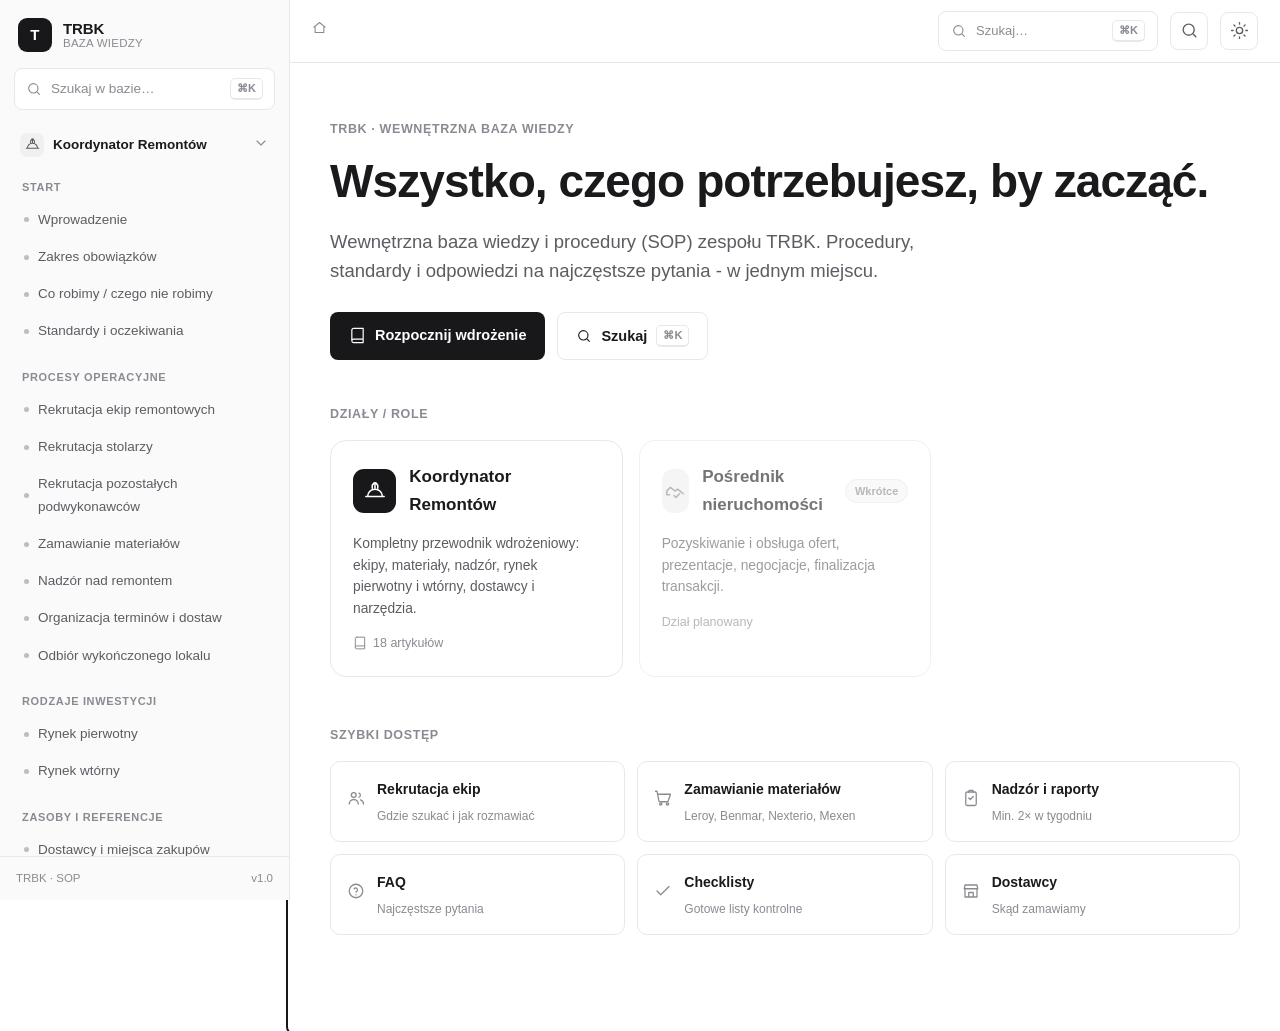
<file: index.html>
<!doctype html>
<html lang="pl" data-theme="light">
<head>
  <meta charset="utf-8" />
  <meta name="viewport" content="width=device-width, initial-scale=1, viewport-fit=cover" />
  <title>TRBK - Baza Wiedzy</title>
  <meta name="description" content="Wewnętrzna baza wiedzy i procedury (SOP) firmy TRBK. Kompletny przewodnik wdrożeniowy dla Koordynatora Remontów i kolejnych ról." />
  <meta name="color-scheme" content="light dark" />
  <meta name="theme-color" content="#ffffff" media="(prefers-color-scheme: light)" />
  <meta name="theme-color" content="#0f0f10" media="(prefers-color-scheme: dark)" />
  <meta name="robots" content="noindex, nofollow" />

  <!-- Open Graph -->
  <meta property="og:type" content="website" />
  <meta property="og:site_name" content="TRBK - Baza Wiedzy" />
  <meta property="og:title" content="TRBK - Baza Wiedzy" />
  <meta property="og:description" content="Wewnętrzny system wiedzy i procedur (SOP) dla zespołu TRBK." />

  <link rel="icon" href="data:image/svg+xml,%3Csvg xmlns='http://www.w3.org/2000/svg' viewBox='0 0 32 32'%3E%3Crect width='32' height='32' rx='7' fill='%2318181b'/%3E%3Ctext x='16' y='21' font-family='Arial,Helvetica,sans-serif' font-size='13' font-weight='700' fill='%23fff' text-anchor='middle'%3ET%3C/text%3E%3C/svg%3E" />
  <link rel="preload" href="assets/css/styles.css" as="style" />
  <link rel="stylesheet" href="assets/css/styles.css" />
</head>
<body>
  <a class="skip-link" href="#main">Przejdź do treści</a>

  <!-- Cała aplikacja jest budowana z danych (assets/js/content.js) przez assets/js/app.js,
       dzięki czemu dodanie nowej roli lub artykułu nie wymaga zmian w HTML. -->
  <div id="app" aria-busy="true"></div>

  <noscript>
    <div style="max-width:720px;margin:10vh auto;padding:0 24px;font-family:system-ui,sans-serif;line-height:1.6">
      <h1>TRBK - Baza Wiedzy</h1>
      <p>Ta baza wiedzy wymaga włączonej obsługi JavaScript. Włącz JavaScript w przeglądarce, aby korzystać z nawigacji i wyszukiwarki.</p>
    </div>
  </noscript>

  <script src="assets/js/content.js"></script>
  <script src="assets/js/app.js" defer></script>
</body>
</html>
</file>
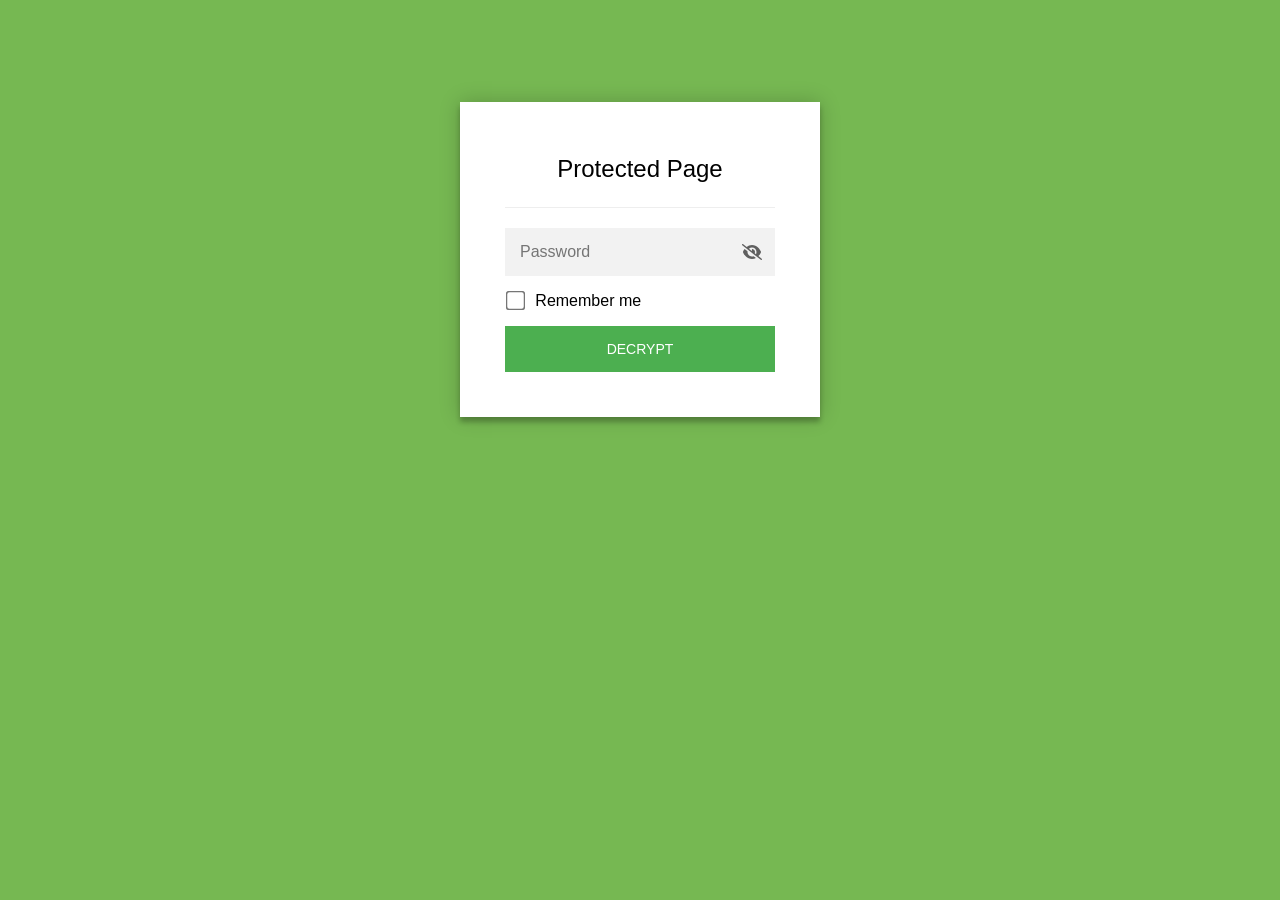
<file: docs/index.html>
<!DOCTYPE html>
<html class="staticrypt-html">
    <head>
        <meta charset="utf-8" />
        <title>Protected Page</title>
        <meta name="viewport" content="width=device-width, initial-scale=1" />

        <!-- do not cache this page -->
        <meta http-equiv="cache-control" content="max-age=0" />
        <meta http-equiv="cache-control" content="no-cache" />
        <meta http-equiv="expires" content="0" />
        <meta http-equiv="expires" content="Tue, 01 Jan 1980 1:00:00 GMT" />
        <meta http-equiv="pragma" content="no-cache" />

        <style>
            .staticrypt-hr {
                margin-top: 20px;
                margin-bottom: 20px;
                border: 0;
                border-top: 1px solid #eee;
            }

            .staticrypt-page {
                width: 360px;
                padding: 8% 0 0;
                margin: auto;
                box-sizing: border-box;
            }

            .staticrypt-form {
                position: relative;
                z-index: 1;
                background: #ffffff;
                max-width: 360px;
                margin: 0 auto 100px;
                padding: 45px;
                text-align: center;
                box-shadow: 0 0 20px 0 rgba(0, 0, 0, 0.2), 0 5px 5px 0 rgba(0, 0, 0, 0.24);
            }

            .staticrypt-form input[type="password"],
            input[type="text"] {
                background: inherit;
                border: 0;
                box-sizing: border-box; /* This ensures padding is included in the total width */
                font-size: 14px;
                outline: 0;
                padding: 15px 30px 15px 15px; /* Adjust the padding to ensure there is space for the icon */
                width: 100%;
            }

            .staticrypt-password-container {
                position: relative;
                outline: 0;
                background: #f2f2f2;
                width: 100%;
                border: 0;
                margin: 0 0 15px;
                box-sizing: border-box;
            }

            .staticrypt-toggle-password-visibility {
                cursor: pointer;
                height: 20px;
                opacity: 60%;
                padding: 13px;
                position: absolute;
                right: 0;
                top: 50%;
                transform: translateY(-50%);
                width: 20px;
            }

            .staticrypt-form .staticrypt-decrypt-button {
                text-transform: uppercase;
                outline: 0;
                background: #4CAF50;
                width: 100%;
                border: 0;
                padding: 15px;
                color: #ffffff;
                font-size: 14px;
                cursor: pointer;
            }

            .staticrypt-form .staticrypt-decrypt-button:hover,
            .staticrypt-form .staticrypt-decrypt-button:active,
            .staticrypt-form .staticrypt-decrypt-button:focus {
                background: #4CAF50;
                filter: brightness(92%);
            }

            .staticrypt-html {
                height: 100%;
            }

            .staticrypt-body {
                height: 100%;
                margin: 0;
            }

            .staticrypt-content {
                height: 100%;
                margin-bottom: 1em;
                background: #76B852;
                font-family: "Arial", sans-serif;
                -webkit-font-smoothing: antialiased;
                -moz-osx-font-smoothing: grayscale;
            }

            .staticrypt-instructions {
                margin-top: -1em;
                margin-bottom: 1em;
            }

            .staticrypt-title {
                font-size: 1.5em;
            }

            label.staticrypt-remember {
                display: flex;
                align-items: center;
                margin-bottom: 1em;
            }

            .staticrypt-remember input[type="checkbox"] {
                transform: scale(1.5);
                margin-right: 1em;
            }

            .hidden {
                display: none !important;
            }

            .staticrypt-spinner-container {
                height: 100%;
                display: flex;
                align-items: center;
                justify-content: center;
            }

            .staticrypt-spinner {
                display: inline-block;
                width: 2rem;
                height: 2rem;
                vertical-align: text-bottom;
                border: 0.25em solid gray;
                border-right-color: transparent;
                border-radius: 50%;
                -webkit-animation: spinner-border 0.75s linear infinite;
                animation: spinner-border 0.75s linear infinite;
                animation-duration: 0.75s;
                animation-timing-function: linear;
                animation-delay: 0s;
                animation-iteration-count: infinite;
                animation-direction: normal;
                animation-fill-mode: none;
                animation-play-state: running;
                animation-name: spinner-border;
            }

            @keyframes spinner-border {
                100% {
                    transform: rotate(360deg);
                }
            }

            @media screen and (-webkit-min-device-pixel-ratio: 0) {
                .staticrypt-form input[type="password"],
                input[type="text"] {
                    font-size: 16px;
                }
            }
        </style>
    </head>

    <body class="staticrypt-body">
        <div id="staticrypt_loading" class="staticrypt-spinner-container">
            <div class="staticrypt-spinner"></div>
        </div>

        <div id="staticrypt_content" class="staticrypt-content hidden">
            <div class="staticrypt-page">
                <div class="staticrypt-form">
                    <div class="staticrypt-instructions">
                        <p class="staticrypt-title">Protected Page</p>
                        <p></p>
                    </div>

                    <hr class="staticrypt-hr" />

                    <form id="staticrypt-form" action="#" method="post">
                        <div class="staticrypt-password-container">
                            <input
                                id="staticrypt-password"
                                type="password"
                                name="password"
                                placeholder="Password"
                                autofocus
                            />

                            <img
                                class="staticrypt-toggle-password-visibility"
                                alt="Show password"
                                title="Show password"
                                src="[data-uri]"
                            />
                        </div>

                        <label id="staticrypt-remember-label" class="staticrypt-remember hidden">
                            <input id="staticrypt-remember" type="checkbox" name="remember" />
                            Remember me
                        </label>

                        <input type="submit" class="staticrypt-decrypt-button" value="DECRYPT" />
                    </form>
                </div>
            </div>
        </div>

        <script>
            // these variables will be filled when generating the file - the template format is 'variable_name'
            const staticryptInitiator = ((function(){
  const exports = {};
  const cryptoEngine = ((function(){
  const exports = {};
  const { subtle } = crypto;

const IV_BITS = 16 * 8;
const HEX_BITS = 4;
const ENCRYPTION_ALGO = "AES-CBC";

/**
 * Translates between utf8 encoded hexadecimal strings
 * and Uint8Array bytes.
 */
const HexEncoder = {
    /**
     * hex string -> bytes
     * @param {string} hexString
     * @returns {Uint8Array}
     */
    parse: function (hexString) {
        if (hexString.length % 2 !== 0) throw "Invalid hexString";
        const arrayBuffer = new Uint8Array(hexString.length / 2);

        for (let i = 0; i < hexString.length; i += 2) {
            const byteValue = parseInt(hexString.substring(i, i + 2), 16);
            if (isNaN(byteValue)) {
                throw "Invalid hexString";
            }
            arrayBuffer[i / 2] = byteValue;
        }
        return arrayBuffer;
    },

    /**
     * bytes -> hex string
     * @param {Uint8Array} bytes
     * @returns {string}
     */
    stringify: function (bytes) {
        const hexBytes = [];

        for (let i = 0; i < bytes.length; ++i) {
            let byteString = bytes[i].toString(16);
            if (byteString.length < 2) {
                byteString = "0" + byteString;
            }
            hexBytes.push(byteString);
        }
        return hexBytes.join("");
    },
};

/**
 * Translates between utf8 strings and Uint8Array bytes.
 */
const UTF8Encoder = {
    parse: function (str) {
        return new TextEncoder().encode(str);
    },

    stringify: function (bytes) {
        return new TextDecoder().decode(bytes);
    },
};

/**
 * Salt and encrypt a msg with a password.
 */
async function encrypt(msg, hashedPassword) {
    // Must be 16 bytes, unpredictable, and preferably cryptographically random. However, it need not be secret.
    // https://developer.mozilla.org/en-US/docs/Web/API/SubtleCrypto/encrypt#parameters
    const iv = crypto.getRandomValues(new Uint8Array(IV_BITS / 8));

    const key = await subtle.importKey("raw", HexEncoder.parse(hashedPassword), ENCRYPTION_ALGO, false, ["encrypt"]);

    const encrypted = await subtle.encrypt(
        {
            name: ENCRYPTION_ALGO,
            iv: iv,
        },
        key,
        UTF8Encoder.parse(msg)
    );

    // iv will be 32 hex characters, we prepend it to the ciphertext for use in decryption
    return HexEncoder.stringify(iv) + HexEncoder.stringify(new Uint8Array(encrypted));
}
exports.encrypt = encrypt;

/**
 * Decrypt a salted msg using a password.
 *
 * @param {string} encryptedMsg
 * @param {string} hashedPassword
 * @returns {Promise<string>}
 */
async function decrypt(encryptedMsg, hashedPassword) {
    const ivLength = IV_BITS / HEX_BITS;
    const iv = HexEncoder.parse(encryptedMsg.substring(0, ivLength));
    const encrypted = encryptedMsg.substring(ivLength);

    const key = await subtle.importKey("raw", HexEncoder.parse(hashedPassword), ENCRYPTION_ALGO, false, ["decrypt"]);

    const outBuffer = await subtle.decrypt(
        {
            name: ENCRYPTION_ALGO,
            iv: iv,
        },
        key,
        HexEncoder.parse(encrypted)
    );

    return UTF8Encoder.stringify(new Uint8Array(outBuffer));
}
exports.decrypt = decrypt;

/**
 * Salt and hash the password so it can be stored in localStorage without opening a password reuse vulnerability.
 *
 * @param {string} password
 * @param {string} salt
 * @returns {Promise<string>}
 */
async function hashPassword(password, salt) {
    // we hash the password in multiple steps, each adding more iterations. This is because we used to allow less
    // iterations, so for backward compatibility reasons, we need to support going from that to more iterations.
    let hashedPassword = await hashLegacyRound(password, salt);

    hashedPassword = await hashSecondRound(hashedPassword, salt);

    return hashThirdRound(hashedPassword, salt);
}
exports.hashPassword = hashPassword;

/**
 * This hashes the password with 1k iterations. This is a low number, we need this function to support backwards
 * compatibility.
 *
 * @param {string} password
 * @param {string} salt
 * @returns {Promise<string>}
 */
function hashLegacyRound(password, salt) {
    return pbkdf2(password, salt, 1000, "SHA-1");
}
exports.hashLegacyRound = hashLegacyRound;

/**
 * Add a second round of iterations. This is because we used to use 1k, so for backwards compatibility with
 * remember-me/autodecrypt links, we need to support going from that to more iterations.
 *
 * @param hashedPassword
 * @param salt
 * @returns {Promise<string>}
 */
function hashSecondRound(hashedPassword, salt) {
    return pbkdf2(hashedPassword, salt, 14000, "SHA-256");
}
exports.hashSecondRound = hashSecondRound;

/**
 * Add a third round of iterations to bring total number to 600k. This is because we used to use 1k, then 15k, so for
 * backwards compatibility with remember-me/autodecrypt links, we need to support going from that to more iterations.
 *
 * @param hashedPassword
 * @param salt
 * @returns {Promise<string>}
 */
function hashThirdRound(hashedPassword, salt) {
    return pbkdf2(hashedPassword, salt, 585000, "SHA-256");
}
exports.hashThirdRound = hashThirdRound;

/**
 * Salt and hash the password so it can be stored in localStorage without opening a password reuse vulnerability.
 *
 * @param {string} password
 * @param {string} salt
 * @param {int} iterations
 * @param {string} hashAlgorithm
 * @returns {Promise<string>}
 */
async function pbkdf2(password, salt, iterations, hashAlgorithm) {
    const key = await subtle.importKey("raw", UTF8Encoder.parse(password), "PBKDF2", false, ["deriveBits"]);

    const keyBytes = await subtle.deriveBits(
        {
            name: "PBKDF2",
            hash: hashAlgorithm,
            iterations,
            salt: UTF8Encoder.parse(salt),
        },
        key,
        256
    );

    return HexEncoder.stringify(new Uint8Array(keyBytes));
}

function generateRandomSalt() {
    const bytes = crypto.getRandomValues(new Uint8Array(128 / 8));

    return HexEncoder.stringify(new Uint8Array(bytes));
}
exports.generateRandomSalt = generateRandomSalt;

async function signMessage(hashedPassword, message) {
    const key = await subtle.importKey(
        "raw",
        HexEncoder.parse(hashedPassword),
        {
            name: "HMAC",
            hash: "SHA-256",
        },
        false,
        ["sign"]
    );
    const signature = await subtle.sign("HMAC", key, UTF8Encoder.parse(message));

    return HexEncoder.stringify(new Uint8Array(signature));
}
exports.signMessage = signMessage;

function getRandomAlphanum() {
    const possibleCharacters = "abcdefghijklmnopqrstuvwxyzABCDEFGHIJKLMNOPQRSTUVWXYZ0123456789";

    let byteArray;
    let parsedInt;

    // Keep generating new random bytes until we get a value that falls
    // within a range that can be evenly divided by possibleCharacters.length
    do {
        byteArray = crypto.getRandomValues(new Uint8Array(1));
        // extract the lowest byte to get an int from 0 to 255 (probably unnecessary, since we're only generating 1 byte)
        parsedInt = byteArray[0] & 0xff;
    } while (parsedInt >= 256 - (256 % possibleCharacters.length));

    // Take the modulo of the parsed integer to get a random number between 0 and totalLength - 1
    const randomIndex = parsedInt % possibleCharacters.length;

    return possibleCharacters[randomIndex];
}

/**
 * Generate a random string of a given length.
 *
 * @param {int} length
 * @returns {string}
 */
function generateRandomString(length) {
    let randomString = "";

    for (let i = 0; i < length; i++) {
        randomString += getRandomAlphanum();
    }

    return randomString;
}
exports.generateRandomString = generateRandomString;

  return exports;
})());
const codec = ((function(){
  const exports = {};
  /**
 * Initialize the codec with the provided cryptoEngine - this return functions to encode and decode messages.
 *
 * @param cryptoEngine - the engine to use for encryption / decryption
 */
function init(cryptoEngine) {
    const exports = {};

    /**
     * Top-level function for encoding a message.
     * Includes password hashing, encryption, and signing.
     *
     * @param {string} msg
     * @param {string} password
     * @param {string} salt
     *
     * @returns {string} The encoded text
     */
    async function encode(msg, password, salt) {
        const hashedPassword = await cryptoEngine.hashPassword(password, salt);

        const encrypted = await cryptoEngine.encrypt(msg, hashedPassword);

        // we use the hashed password in the HMAC because this is effectively what will be used a password (so we can store
        // it in localStorage safely, we don't use the clear text password)
        const hmac = await cryptoEngine.signMessage(hashedPassword, encrypted);

        return hmac + encrypted;
    }
    exports.encode = encode;

    /**
     * Encode using a password that has already been hashed. This is useful to encode multiple messages in a row, that way
     * we don't need to hash the password multiple times.
     *
     * @param {string} msg
     * @param {string} hashedPassword
     *
     * @returns {string} The encoded text
     */
    async function encodeWithHashedPassword(msg, hashedPassword) {
        const encrypted = await cryptoEngine.encrypt(msg, hashedPassword);

        // we use the hashed password in the HMAC because this is effectively what will be used a password (so we can store
        // it in localStorage safely, we don't use the clear text password)
        const hmac = await cryptoEngine.signMessage(hashedPassword, encrypted);

        return hmac + encrypted;
    }
    exports.encodeWithHashedPassword = encodeWithHashedPassword;

    /**
     * Top-level function for decoding a message.
     * Includes signature check and decryption.
     *
     * @param {string} signedMsg
     * @param {string} hashedPassword
     * @param {string} salt
     * @param {int} backwardCompatibleAttempt
     * @param {string} originalPassword
     *
     * @returns {Object} {success: true, decoded: string} | {success: false, message: string}
     */
    async function decode(signedMsg, hashedPassword, salt, backwardCompatibleAttempt = 0, originalPassword = "") {
        const encryptedHMAC = signedMsg.substring(0, 64);
        const encryptedMsg = signedMsg.substring(64);
        const decryptedHMAC = await cryptoEngine.signMessage(hashedPassword, encryptedMsg);

        if (decryptedHMAC !== encryptedHMAC) {
            // we have been raising the number of iterations in the hashing algorithm multiple times, so to support the old
            // remember-me/autodecrypt links we need to try bringing the old hashes up to speed.
            originalPassword = originalPassword || hashedPassword;
            if (backwardCompatibleAttempt === 0) {
                const updatedHashedPassword = await cryptoEngine.hashThirdRound(originalPassword, salt);

                return decode(signedMsg, updatedHashedPassword, salt, backwardCompatibleAttempt + 1, originalPassword);
            }
            if (backwardCompatibleAttempt === 1) {
                let updatedHashedPassword = await cryptoEngine.hashSecondRound(originalPassword, salt);
                updatedHashedPassword = await cryptoEngine.hashThirdRound(updatedHashedPassword, salt);

                return decode(signedMsg, updatedHashedPassword, salt, backwardCompatibleAttempt + 1, originalPassword);
            }

            return { success: false, message: "Signature mismatch" };
        }

        return {
            success: true,
            decoded: await cryptoEngine.decrypt(encryptedMsg, hashedPassword),
        };
    }
    exports.decode = decode;

    return exports;
}
exports.init = init;

  return exports;
})());
const decode = codec.init(cryptoEngine).decode;

/**
 * Initialize the staticrypt module, that exposes functions callbable by the password_template.
 *
 * @param {{
 *  staticryptEncryptedMsgUniqueVariableName: string,
 *  isRememberEnabled: boolean,
 *  rememberDurationInDays: number,
 *  staticryptSaltUniqueVariableName: string,
 * }} staticryptConfig - object of data that is stored on the password_template at encryption time.
 *
 * @param {{
 *  rememberExpirationKey: string,
 *  rememberPassphraseKey: string,
 *  replaceHtmlCallback: function,
 *  clearLocalStorageCallback: function,
 * }} templateConfig - object of data that can be configured by a custom password_template.
 */
function init(staticryptConfig, templateConfig) {
    const exports = {};

    /**
     * Decrypt our encrypted page, replace the whole HTML.
     *
     * @param {string} hashedPassword
     * @returns {Promise<boolean>}
     */
    async function decryptAndReplaceHtml(hashedPassword) {
        const { staticryptEncryptedMsgUniqueVariableName, staticryptSaltUniqueVariableName } = staticryptConfig;
        const { replaceHtmlCallback } = templateConfig;

        const result = await decode(
            staticryptEncryptedMsgUniqueVariableName,
            hashedPassword,
            staticryptSaltUniqueVariableName
        );
        if (!result.success) {
            return false;
        }
        const plainHTML = result.decoded;

        // if the user configured a callback call it, otherwise just replace the whole HTML
        if (typeof replaceHtmlCallback === "function") {
            replaceHtmlCallback(plainHTML);
        } else {
            document.write(plainHTML);
            document.close();
        }

        return true;
    }

    /**
     * Attempt to decrypt the page and replace the whole HTML.
     *
     * @param {string} password
     * @param {boolean} isRememberChecked
     *
     * @returns {Promise<{isSuccessful: boolean, hashedPassword?: string}>} - we return an object, so that if we want to
     *   expose more information in the future we can do it without breaking the password_template
     */
    async function handleDecryptionOfPage(password, isRememberChecked) {
        const { staticryptSaltUniqueVariableName } = staticryptConfig;

        // decrypt and replace the whole page
        const hashedPassword = await cryptoEngine.hashPassword(password, staticryptSaltUniqueVariableName);
        return handleDecryptionOfPageFromHash(hashedPassword, isRememberChecked);
    }
    exports.handleDecryptionOfPage = handleDecryptionOfPage;

    async function handleDecryptionOfPageFromHash(hashedPassword, isRememberChecked) {
        const { isRememberEnabled, rememberDurationInDays } = staticryptConfig;
        const { rememberExpirationKey, rememberPassphraseKey } = templateConfig;

        const isDecryptionSuccessful = await decryptAndReplaceHtml(hashedPassword);

        if (!isDecryptionSuccessful) {
            return {
                isSuccessful: false,
                hashedPassword,
            };
        }

        // remember the hashedPassword and set its expiration if necessary
        if (isRememberEnabled && isRememberChecked) {
            window.localStorage.setItem(rememberPassphraseKey, hashedPassword);

            // set the expiration if the duration isn't 0 (meaning no expiration)
            if (rememberDurationInDays > 0) {
                window.localStorage.setItem(
                    rememberExpirationKey,
                    (new Date().getTime() + rememberDurationInDays * 24 * 60 * 60 * 1000).toString()
                );
            }
        }

        return {
            isSuccessful: true,
            hashedPassword,
        };
    }
    exports.handleDecryptionOfPageFromHash = handleDecryptionOfPageFromHash;

    /**
     * Clear localstorage from staticrypt related values
     */
    function clearLocalStorage() {
        const { clearLocalStorageCallback, rememberExpirationKey, rememberPassphraseKey } = templateConfig;

        if (typeof clearLocalStorageCallback === "function") {
            clearLocalStorageCallback();
        } else {
            localStorage.removeItem(rememberPassphraseKey);
            localStorage.removeItem(rememberExpirationKey);
        }
    }

    async function handleDecryptOnLoad() {
        let isSuccessful = await decryptOnLoadFromUrl();

        if (!isSuccessful) {
            isSuccessful = await decryptOnLoadFromRememberMe();
        }

        return { isSuccessful };
    }
    exports.handleDecryptOnLoad = handleDecryptOnLoad;

    /**
     * Clear storage if we are logging out
     *
     * @returns {boolean} - whether we logged out
     */
    function logoutIfNeeded() {
        const logoutKey = "staticrypt_logout";

        // handle logout through query param
        const queryParams = new URLSearchParams(window.location.search);
        if (queryParams.has(logoutKey)) {
            clearLocalStorage();
            return true;
        }

        // handle logout through URL fragment
        const hash = window.location.hash.substring(1);
        if (hash.includes(logoutKey)) {
            clearLocalStorage();
            return true;
        }

        return false;
    }

    /**
     * To be called on load: check if we want to try to decrypt and replace the HTML with the decrypted content, and
     * try to do it if needed.
     *
     * @returns {Promise<boolean>} true if we derypted and replaced the whole page, false otherwise
     */
    async function decryptOnLoadFromRememberMe() {
        const { rememberDurationInDays } = staticryptConfig;
        const { rememberExpirationKey, rememberPassphraseKey } = templateConfig;

        // if we are login out, terminate
        if (logoutIfNeeded()) {
            return false;
        }

        // if there is expiration configured, check if we're not beyond the expiration
        if (rememberDurationInDays && rememberDurationInDays > 0) {
            const expiration = localStorage.getItem(rememberExpirationKey),
                isExpired = expiration && new Date().getTime() > parseInt(expiration);

            if (isExpired) {
                clearLocalStorage();
                return false;
            }
        }

        const hashedPassword = localStorage.getItem(rememberPassphraseKey);

        if (hashedPassword) {
            // try to decrypt
            const isDecryptionSuccessful = await decryptAndReplaceHtml(hashedPassword);

            // if the decryption is unsuccessful the password might be wrong - silently clear the saved data and let
            // the user fill the password form again
            if (!isDecryptionSuccessful) {
                clearLocalStorage();
                return false;
            }

            return true;
        }

        return false;
    }

    async function decryptOnLoadFromUrl() {
        const passwordKey = "staticrypt_pwd";
        const rememberMeKey = "remember_me";

        // try to get the password from the query param (for backward compatibility - we now want to avoid this method,
        // since it sends the hashed password to the server which isn't needed)
        const queryParams = new URLSearchParams(window.location.search);
        const hashedPasswordQuery = queryParams.get(passwordKey);
        const rememberMeQuery = queryParams.get(rememberMeKey);

        const urlFragment = window.location.hash.substring(1);
        // get the password from the url fragment
        const hashedPasswordRegexMatch = urlFragment.match(new RegExp(passwordKey + "=([^&]*)"));
        const hashedPasswordFragment = hashedPasswordRegexMatch ? hashedPasswordRegexMatch[1] : null;
        const rememberMeFragment = urlFragment.includes(rememberMeKey);

        const hashedPassword = hashedPasswordFragment || hashedPasswordQuery;
        const rememberMe = rememberMeFragment || rememberMeQuery;

        if (hashedPassword) {
            return handleDecryptionOfPageFromHash(hashedPassword, rememberMe);
        }

        return false;
    }

    return exports;
}
exports.init = init;

  return exports;
})());
            const templateError = "Bad password!",
                templateToggleAltShow = "Show password",
                templateToggleAltHide = "Hide password",
                isRememberEnabled = true,
                staticryptConfig = {"staticryptEncryptedMsgUniqueVariableName":"[base64]","isRememberEnabled":true,"rememberDurationInDays":30,"staticryptSaltUniqueVariableName":"d82a7cbcddbf215b806e1f5a98ebc74f"};

            // you can edit these values to customize some of the behavior of StatiCrypt
            const templateConfig = {
                rememberExpirationKey: "staticrypt_expiration",
                rememberPassphraseKey: "staticrypt_passphrase",
                replaceHtmlCallback: null,
                clearLocalStorageCallback: null,
            };

            // init the staticrypt engine
            const staticrypt = staticryptInitiator.init(staticryptConfig, templateConfig);

            // try to automatically decrypt on load if there is a saved password
            window.onload = async function () {
                const { isSuccessful } = await staticrypt.handleDecryptOnLoad();

                // if we didn't decrypt anything on load, show the password prompt. Otherwise the content has already been
                // replaced, no need to do anything
                if (!isSuccessful) {
                    // hide loading screen
                    document.getElementById("staticrypt_loading").classList.add("hidden");
                    document.getElementById("staticrypt_content").classList.remove("hidden");
                    document.getElementById("staticrypt-password").focus();

                    // show the remember me checkbox
                    if (isRememberEnabled) {
                        document.getElementById("staticrypt-remember-label").classList.remove("hidden");
                    }
                }
            };

            // toggle password visibility
            const toggleIcon = document.querySelector(".staticrypt-toggle-password-visibility");
            // these two icons are coming from FontAwesome
            const imgSrcEyeClosed =
                "[data-uri]";
            const imgSrcEyeOpened =
                "[data-uri]";
            toggleIcon.addEventListener("click", function () {
                const passwordInput = document.getElementById("staticrypt-password");
                if (passwordInput.type === "password") {
                    passwordInput.type = "text";
                    toggleIcon.src = imgSrcEyeOpened;
                    toggleIcon.alt = templateToggleAltHide;
                    toggleIcon.title = templateToggleAltHide;
                } else {
                    passwordInput.type = "password";
                    toggleIcon.src = imgSrcEyeClosed;
                    toggleIcon.alt = templateToggleAltShow;
                    toggleIcon.title = templateToggleAltShow;
                }
            });

            // handle password form submission
            document.getElementById("staticrypt-form").addEventListener("submit", async function (e) {
                e.preventDefault();

                const password = document.getElementById("staticrypt-password").value,
                    isRememberChecked = document.getElementById("staticrypt-remember").checked;

                const { isSuccessful } = await staticrypt.handleDecryptionOfPage(password, isRememberChecked);

                if (!isSuccessful) {
                    alert(templateError);
                }
            });
        </script>
    </body>
</html>
</file>
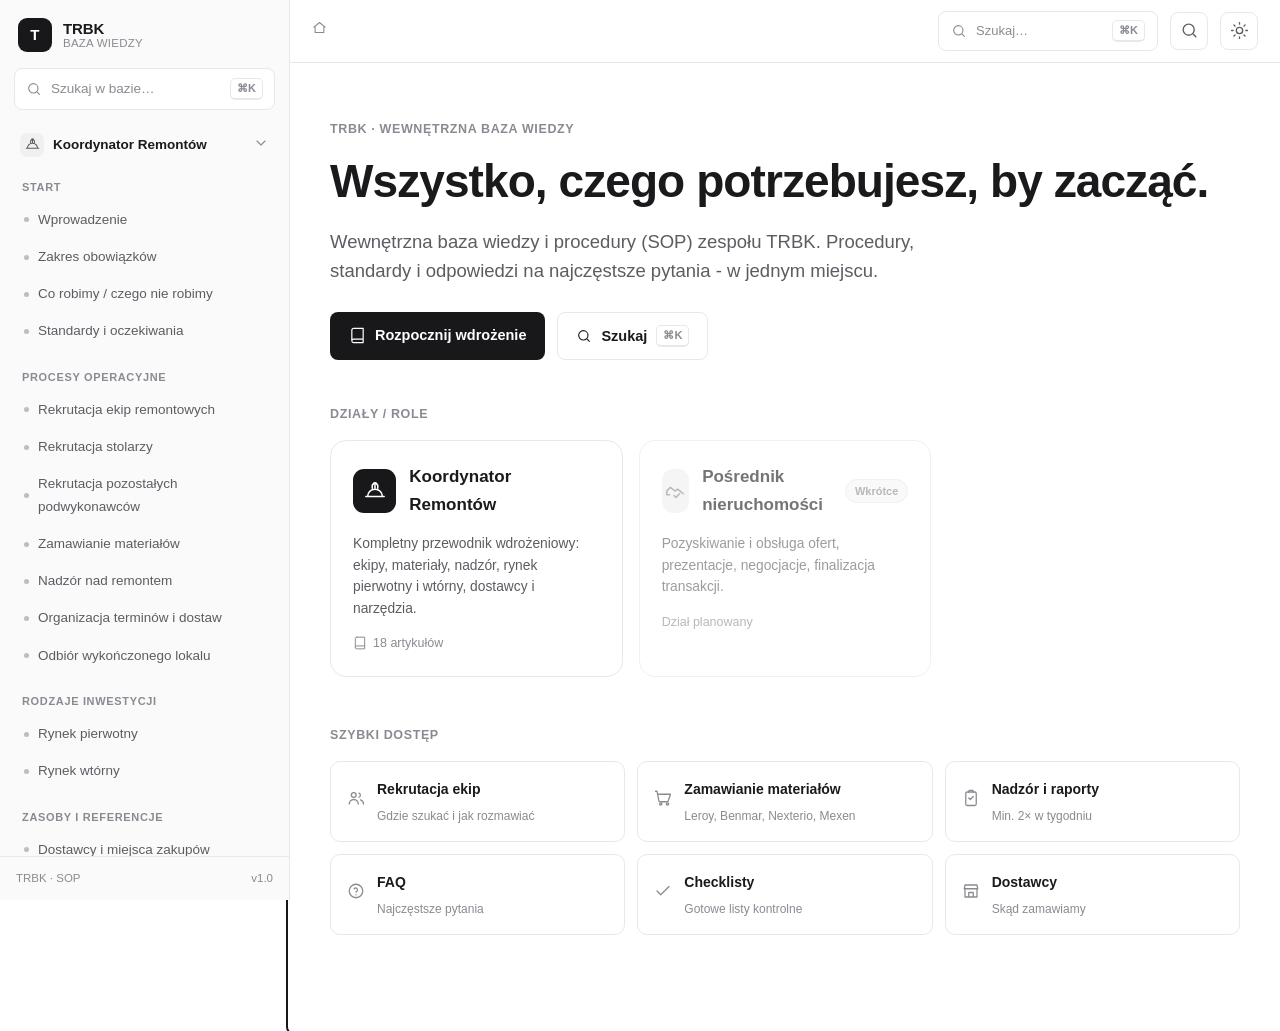
<file: TRBK-Baza-Wiedzy.html>
<!doctype html>
<html lang="pl" data-theme="light">
<head>
  <meta charset="utf-8" />
  <meta name="viewport" content="width=device-width, initial-scale=1, viewport-fit=cover" />
  <title>TRBK - Baza Wiedzy</title>
  <meta name="description" content="Wewnętrzna baza wiedzy i procedury (SOP) firmy TRBK. Kompletny przewodnik wdrożeniowy dla Koordynatora Remontów i kolejnych ról." />
  <meta name="color-scheme" content="light dark" />
  <meta name="theme-color" content="#ffffff" media="(prefers-color-scheme: light)" />
  <meta name="theme-color" content="#0f0f10" media="(prefers-color-scheme: dark)" />
  <meta name="robots" content="noindex, nofollow" />

  <!-- Open Graph -->
  <meta property="og:type" content="website" />
  <meta property="og:site_name" content="TRBK - Baza Wiedzy" />
  <meta property="og:title" content="TRBK - Baza Wiedzy" />
  <meta property="og:description" content="Wewnętrzny system wiedzy i procedur (SOP) dla zespołu TRBK." />

  <link rel="icon" href="data:image/svg+xml,%3Csvg xmlns='http://www.w3.org/2000/svg' viewBox='0 0 32 32'%3E%3Crect width='32' height='32' rx='7' fill='%2318181b'/%3E%3Ctext x='16' y='21' font-family='Arial,Helvetica,sans-serif' font-size='13' font-weight='700' fill='%23fff' text-anchor='middle'%3ET%3C/text%3E%3C/svg%3E" />
  <style>
/* ==========================================================================
   TRBK - Baza Wiedzy
   Design system: monochrom / grafit, premium, minimalistyczny
   Motyw jasny + ciemny. Brak zależności sieciowych (działa offline).
   ========================================================================== */

/* ----- Tokens ----------------------------------------------------------- */
:root {
  --font-sans: -apple-system, BlinkMacSystemFont, "Segoe UI", Roboto, "Helvetica Neue", Arial, "Noto Sans", sans-serif;
  --font-mono: ui-monospace, SFMono-Regular, "SF Mono", Menlo, Consolas, "Liberation Mono", monospace;

  --sidebar-w: 290px;
  --toc-w: 232px;
  --content-max: 768px;
  --radius: 10px;
  --radius-sm: 8px;
  --radius-lg: 16px;

  --ease: cubic-bezier(.4, 0, .2, 1);
  --shadow-sm: 0 1px 2px rgba(16,16,18,.06), 0 1px 3px rgba(16,16,18,.04);
  --shadow-md: 0 4px 14px rgba(16,16,18,.08), 0 2px 6px rgba(16,16,18,.05);
  --shadow-lg: 0 18px 50px rgba(16,16,18,.18), 0 6px 18px rgba(16,16,18,.10);
}

/* Light (default) */
:root,
[data-theme="light"] {
  --bg: #ffffff;
  --bg-elev: #ffffff;
  --sidebar-bg: #fafafa;
  --surface: #f6f6f7;
  --surface-2: #f0f0f1;
  --hover: #f2f2f3;

  --border: #e8e8ea;
  --border-strong: #d9d9dc;

  --text: #1a1a1d;
  --text-2: #5c5c63;
  --text-3: #8a8a92;

  --accent: #18181b;          /* grafit / ink */
  --accent-soft: #2a2a2e;
  --on-accent: #ffffff;
  --accent-ring: rgba(24,24,27,.18);
  --accent-tint: #f1f1f2;

  --code-bg: #f4f4f5;
  --kbd-bg: #ffffff;

  /* Semantyczne callouty - zdesaturowane, premium */
  --info-bg: #f4f5f7;   --info-bd: #d8dbe0; --info-fg: #3f4654; --info-ic: #6b7280;
  --tip-bg: #f0f6f2;    --tip-bd: #cfe6d6;  --tip-fg: #2f5d40;  --tip-ic: #2f8f5b;
  --warn-bg: #fbf6ec;   --warn-bd: #f0e0c0; --warn-fg: #7a5a16; --warn-ic: #c4901f;
  --danger-bg: #fcf2f1; --danger-bd: #f3d6d3;--danger-fg: #8c3a33;--danger-ic: #cf4a3e;
  --success-bg:#eef7f0; --success-bd:#c9e6d2;--success-fg:#266140;--success-ic:#2f9e63;
}

/* Dark (graphite) */
[data-theme="dark"] {
  --bg: #0f0f10;
  --bg-elev: #161618;
  --sidebar-bg: #131315;
  --surface: #1a1a1d;
  --surface-2: #202024;
  --hover: #1e1e22;

  --border: #262629;
  --border-strong: #34343a;

  --text: #ededee;
  --text-2: #a4a4ad;
  --text-3: #74747d;

  --accent: #fafafa;          /* w ciemnym akcent = jasny */
  --accent-soft: #e4e4e7;
  --on-accent: #18181b;
  --accent-ring: rgba(250,250,250,.22);
  --accent-tint: #202024;

  --code-bg: #1c1c20;
  --kbd-bg: #202024;

  --info-bg: #181b20;   --info-bd: #2c313b; --info-fg: #c2c7d0; --info-ic: #9aa3b2;
  --tip-bg: #14201a;    --tip-bd: #244a34;  --tip-fg: #a7d8b8;  --tip-ic: #56bd81;
  --warn-bg: #221c10;   --warn-bd: #4a3c1c; --warn-fg: #e2c184; --warn-ic: #d6a740;
  --danger-bg: #231513; --danger-bd: #4d2a26;--danger-fg: #f0b3ac;--danger-ic: #e0685b;
  --success-bg:#13201a; --success-bd:#244a35;--success-fg:#9fdcb4;--success-ic:#46b377;

  --shadow-sm: 0 1px 2px rgba(0,0,0,.4);
  --shadow-md: 0 6px 20px rgba(0,0,0,.5);
  --shadow-lg: 0 22px 60px rgba(0,0,0,.6);
}

/* ----- Reset ------------------------------------------------------------ */
*, *::before, *::after { box-sizing: border-box; }
html { -webkit-text-size-adjust: 100%; scroll-behavior: smooth; }
@media (prefers-reduced-motion: reduce) {
  html { scroll-behavior: auto; }
  *, *::before, *::after { animation-duration: .001ms !important; transition-duration: .001ms !important; }
}
body {
  margin: 0;
  font-family: var(--font-sans);
  background: var(--bg);
  color: var(--text);
  font-size: 15.5px;
  line-height: 1.65;
  -webkit-font-smoothing: antialiased;
  text-rendering: optimizeLegibility;
}
h1, h2, h3, h4 { line-height: 1.25; letter-spacing: -.01em; font-weight: 650; }
a { color: inherit; text-decoration: none; }
img { max-width: 100%; display: block; }
button { font-family: inherit; cursor: pointer; }
::selection { background: var(--accent); color: var(--on-accent); }

/* Focus visibility */
:focus-visible {
  outline: 2px solid var(--accent);
  outline-offset: 2px;
  border-radius: 4px;
}

/* Skip link */
.skip-link {
  position: fixed; left: 12px; top: -60px; z-index: 200;
  background: var(--accent); color: var(--on-accent);
  padding: 10px 16px; border-radius: var(--radius-sm);
  transition: top .18s var(--ease); font-weight: 600; font-size: 14px;
}
.skip-link:focus { top: 12px; }

/* Scrollbars */
* { scrollbar-width: thin; scrollbar-color: var(--border-strong) transparent; }
*::-webkit-scrollbar { width: 10px; height: 10px; }
*::-webkit-scrollbar-thumb { background: var(--border-strong); border-radius: 99px; border: 3px solid transparent; background-clip: content-box; }
*::-webkit-scrollbar-thumb:hover { background: var(--text-3); background-clip: content-box; }

/* ==========================================================================
   Layout
   ========================================================================== */
.layout {
  display: grid;
  grid-template-columns: var(--sidebar-w) minmax(0, 1fr);
  min-height: 100vh;
}

/* ----- Sidebar ---------------------------------------------------------- */
.sidebar {
  grid-column: 1;
  background: var(--sidebar-bg);
  border-right: 1px solid var(--border);
  display: flex; flex-direction: column;
  /* Stały, niełamliwy układ - pozycja fixed eliminuje migotanie sticky
     przy przewijaniu (kolumna 1 gridu rezerwuje miejsce). */
  position: fixed; top: 0; left: 0; width: var(--sidebar-w); height: 100vh;
  z-index: 60;
}
.sidebar__brand {
  display: flex; align-items: center; gap: 11px;
  padding: 18px 18px 14px;
  flex-shrink: 0;
}
.brand-mark {
  width: 34px; height: 34px; border-radius: 9px;
  background: var(--accent); color: var(--on-accent);
  display: grid; place-items: center;
  font-weight: 750; font-size: 15px; letter-spacing: .02em;
  flex-shrink: 0;
}
.brand-text { display: flex; flex-direction: column; line-height: 1.15; min-width: 0; }
.brand-text strong { font-size: 15px; letter-spacing: -.01em; }
.brand-text span { font-size: 11.5px; color: var(--text-3); font-weight: 500; letter-spacing: .02em; text-transform: uppercase; }

.sidebar__search {
  margin: 2px 14px 10px;
  display: flex; align-items: center; gap: 9px;
  padding: 9px 11px;
  background: var(--bg-elev);
  border: 1px solid var(--border);
  border-radius: var(--radius-sm);
  color: var(--text-3); font-size: 13.5px;
  transition: border-color .15s var(--ease), box-shadow .15s var(--ease);
  width: calc(100% - 28px);
  text-align: left;
}
.sidebar__search:hover { border-color: var(--border-strong); }
.sidebar__search .kbd { margin-left: auto; }
.sidebar__search svg { flex-shrink: 0; }

.sidebar__nav {
  overflow-y: auto;
  padding: 4px 10px 28px;
  flex: 1;
  overscroll-behavior: contain;
}

/* Role block */
.nav-role { margin-bottom: 6px; }
.nav-role__head {
  display: flex; align-items: center; gap: 9px;
  width: 100%;
  padding: 9px 10px;
  border: none; background: transparent;
  color: var(--text); font-weight: 600; font-size: 13.5px;
  border-radius: var(--radius-sm);
  text-align: left;
}
.nav-role__head:hover { background: var(--hover); }
.nav-role__head .role-ic {
  width: 24px; height: 24px; border-radius: 7px;
  background: var(--surface-2); color: var(--text-2);
  display: grid; place-items: center; flex-shrink: 0;
}
.nav-role__head .chev { margin-left: auto; color: var(--text-3); transition: transform .2s var(--ease); }
.nav-role[data-open="false"] .chev { transform: rotate(-90deg); }
.nav-role__head[disabled] { color: var(--text-3); cursor: default; }
.nav-role__head[disabled]:hover { background: transparent; }
.nav-role__badge {
  margin-left: auto; font-size: 10.5px; font-weight: 600;
  color: var(--text-3); background: var(--surface-2);
  padding: 2px 7px; border-radius: 99px; letter-spacing: .02em;
}

.nav-role__body { overflow: hidden; }
.nav-role[data-open="false"] .nav-role__body { display: none; }

.nav-group { margin: 2px 0 8px; }
.nav-group__label {
  font-size: 11px; font-weight: 700; letter-spacing: .06em;
  text-transform: uppercase; color: var(--text-3);
  padding: 10px 10px 5px 12px;
}
.nav-link {
  display: flex; align-items: center; gap: 9px;
  padding: 7px 10px 7px 12px;
  margin: 1px 0;
  border-radius: var(--radius-sm);
  color: var(--text-2); font-size: 13.5px;
  border-left: 2px solid transparent;
  position: relative;
}
.nav-link:hover { background: var(--hover); color: var(--text); }
.nav-link .dot { width: 5px; height: 5px; border-radius: 99px; background: var(--text-3); flex-shrink: 0; opacity: .55; }
.nav-link[aria-current="page"] {
  background: var(--accent-tint);
  color: var(--text);
  font-weight: 600;
  border-left-color: var(--accent);
}
.nav-link[aria-current="page"] .dot { background: var(--accent); opacity: 1; }

.sidebar__foot {
  flex-shrink: 0; padding: 12px 16px;
  border-top: 1px solid var(--border);
  font-size: 11.5px; color: var(--text-3);
  display: flex; align-items: center; justify-content: space-between; gap: 8px;
}

/* ----- Main ------------------------------------------------------------- */
.main { grid-column: 2; display: flex; flex-direction: column; min-width: 0; }

.topbar {
  position: sticky; top: 0; z-index: 40;
  display: flex; align-items: center; gap: 12px;
  padding: 11px 22px;
  /* Solidne tło zamiast backdrop-filter - eliminuje repaint/migotanie przy scrollu. */
  background: var(--bg);
  border-bottom: 1px solid var(--border);
}
.topbar__crumbs { display: flex; align-items: center; gap: 7px; font-size: 13px; color: var(--text-3); min-width: 0; }
.topbar__crumbs a:hover { color: var(--text); }
.topbar__crumbs .sep { opacity: .6; }
.topbar__crumbs .cur { color: var(--text-2); font-weight: 500; white-space: nowrap; overflow: hidden; text-overflow: ellipsis; }
.topbar__spacer { flex: 1; }

.icon-btn {
  width: 38px; height: 38px; border-radius: var(--radius-sm);
  border: 1px solid var(--border); background: var(--bg-elev);
  color: var(--text-2); display: grid; place-items: center;
  transition: background .14s var(--ease), color .14s var(--ease), border-color .14s var(--ease);
  flex-shrink: 0;
}
.icon-btn:hover { background: var(--hover); color: var(--text); border-color: var(--border-strong); }

.topbar__search {
  display: none; align-items: center; gap: 9px;
  padding: 8px 12px; min-width: 220px;
  border: 1px solid var(--border); border-radius: var(--radius-sm);
  background: var(--bg-elev); color: var(--text-3); font-size: 13px;
}
.topbar__search:hover { border-color: var(--border-strong); }
.topbar__search .kbd { margin-left: auto; }

.hamburger { display: none; }

/* ----- Article ---------------------------------------------------------- */
.content-wrap {
  display: grid;
  grid-template-columns: minmax(0, 1fr) var(--toc-w);
  gap: 48px;
  max-width: 1180px;
  width: 100%;
  margin: 0 auto;
  padding: 40px 40px 96px;
}
.content-wrap.no-toc { grid-template-columns: minmax(0, 1fr); max-width: calc(var(--content-max) + 80px); }

.article { max-width: var(--content-max); min-width: 0; }
.article__eyebrow { font-size: 12.5px; font-weight: 650; color: var(--text-3); letter-spacing: .04em; text-transform: uppercase; margin-bottom: 12px; }
.article__title { font-size: clamp(28px, 4vw, 38px); margin: 0 0 14px; font-weight: 720; }
.article__lead { font-size: 18px; color: var(--text-2); line-height: 1.6; margin: 0 0 22px; }
.article__meta {
  display: flex; flex-wrap: wrap; align-items: center; gap: 8px 14px;
  padding: 13px 0 0; margin-bottom: 30px;
  border-top: 1px solid var(--border);
  font-size: 12.5px; color: var(--text-3);
}
.article__meta .m { display: inline-flex; align-items: center; gap: 6px; }
.tag-row { display: flex; flex-wrap: wrap; gap: 6px; flex-basis: 100%; margin-bottom: 2px; }
.tag {
  font-size: 11.5px; font-weight: 550; color: var(--text-2);
  background: var(--surface); border: 1px solid var(--border);
  padding: 3px 9px; border-radius: 99px;
}
.meta-print { margin-left: auto; }
.meta-print button {
  display: inline-flex; align-items: center; gap: 6px;
  border: 1px solid var(--border); background: var(--bg-elev);
  color: var(--text-2); padding: 5px 11px; border-radius: 99px; font-size: 12.5px;
}
.meta-print button:hover { background: var(--hover); color: var(--text); }

/* Block typography */
.article :where(h2) { font-size: 22px; margin: 38px 0 14px; padding-top: 6px; scroll-margin-top: 84px; }
.article :where(h3) { font-size: 17px; margin: 26px 0 10px; scroll-margin-top: 84px; color: var(--text); }
.article p { margin: 0 0 15px; }
.article a.inline,
.article p a, .article li a, .block-lead a, .kv__v a, .step__body a,
.acc-panel a, .tab-panel a, .table-wrap a {
  color: var(--text); font-weight: 500;
  text-decoration: underline; text-decoration-color: var(--text-3);
  text-underline-offset: 2px; text-decoration-thickness: 1.5px;
  transition: text-decoration-color .15s, color .15s;
}
.article a.inline:hover,
.article p a:hover, .article li a:hover, .block-lead a:hover, .kv__v a:hover, .step__body a:hover,
.acc-panel a:hover, .tab-panel a:hover, .table-wrap a:hover {
  color: var(--accent); text-decoration-color: var(--accent); text-decoration-thickness: 2px;
}
.article strong { font-weight: 650; }
.article ul, .article ol { margin: 0 0 16px; padding-left: 22px; }
.article li { margin: 5px 0; }
.article li::marker { color: var(--text-3); }
.heading-anchor { display: inline-flex; align-items: center; justify-content: center; vertical-align: middle; background: none; border: none; padding: 2px; margin-left: 6px; border-radius: 5px; color: var(--text-3); opacity: 0; cursor: pointer; text-decoration: none; transition: opacity .14s, color .14s, background .14s; }
.article h2:hover .heading-anchor, .article h3:hover .heading-anchor, .heading-anchor:focus-visible { opacity: 1; }
.heading-anchor:hover { color: var(--text); background: var(--hover); }
@media (hover: none) { .heading-anchor { opacity: .45; } }

code:not(pre code) {
  font-family: var(--font-mono); font-size: .87em;
  background: var(--code-bg); padding: .12em .42em; border-radius: 5px;
  border: 1px solid var(--border);
}

/* Lead block */
.block-lead { font-size: 17.5px; color: var(--text-2); line-height: 1.62; margin: 0 0 22px; }

/* Key-value */
.kv { border: 1px solid var(--border); border-radius: var(--radius); overflow: hidden; margin: 0 0 22px; }
.kv__row { display: grid; grid-template-columns: 190px 1fr; gap: 0; border-top: 1px solid var(--border); }
.kv__row:first-child { border-top: none; }
.kv__k { padding: 11px 16px; background: var(--surface); font-size: 13px; font-weight: 600; color: var(--text-2); }
.kv__v { padding: 11px 16px; font-size: 14px; }

/* Checklist */
.checklist { margin: 0 0 22px; border: 1px solid var(--border); border-radius: var(--radius); overflow: hidden; }
.checklist__title { padding: 12px 16px; font-weight: 600; font-size: 13.5px; background: var(--surface); border-bottom: 1px solid var(--border); display: flex; align-items: center; justify-content: space-between; gap: 12px; }
.checklist__progress { font-size: 12px; color: var(--text-3); font-weight: 600; }
.check-item { display: flex; align-items: flex-start; gap: 11px; padding: 10px 16px; border-top: 1px solid var(--border); cursor: pointer; transition: background .12s; }
.check-item:first-child { border-top: none; }
.check-item:hover { background: var(--hover); }
.check-item input { position: absolute; opacity: 0; width: 0; height: 0; }
.check-box {
  width: 19px; height: 19px; border-radius: 6px; flex-shrink: 0; margin-top: 1px;
  border: 1.5px solid var(--border-strong); background: var(--bg-elev);
  display: grid; place-items: center; transition: all .14s var(--ease); color: transparent;
}
.check-item input:checked + .check-box { background: var(--accent); border-color: var(--accent); color: var(--on-accent); }
.check-item input:focus-visible + .check-box { outline: 2px solid var(--accent); outline-offset: 2px; }
.check-item__text { font-size: 14px; transition: color .14s, text-decoration-color .14s; }
.check-item input:checked ~ .check-item__text { color: var(--text-3); text-decoration: line-through; text-decoration-color: var(--text-3); }

/* Steps */
.steps { margin: 0 0 24px; position: relative; }
.step { display: grid; grid-template-columns: 34px 1fr; gap: 16px; padding-bottom: 22px; position: relative; }
.step:last-child { padding-bottom: 0; }
.step::before { content: ""; position: absolute; left: 16px; top: 34px; bottom: 0; width: 2px; background: var(--border); }
.step:last-child::before { display: none; }
.step__num {
  width: 34px; height: 34px; border-radius: 50%; z-index: 1;
  background: var(--accent); color: var(--on-accent);
  display: grid; place-items: center; font-weight: 650; font-size: 14px;
}
.step__body { padding-top: 4px; }
.step__title { font-weight: 650; font-size: 15.5px; margin: 0 0 4px; }
.step__body p:last-child { margin-bottom: 0; }

/* Callout / note */
.note {
  display: grid; grid-template-columns: 22px 1fr; gap: 13px;
  padding: 14px 16px; margin: 0 0 22px;
  border: 1px solid var(--info-bd); background: var(--info-bg);
  border-radius: var(--radius); color: var(--info-fg);
}
.note__ic { color: var(--info-ic); margin-top: 1px; }
.note__title { font-weight: 650; font-size: 14px; margin-bottom: 3px; color: inherit; }
.note__body { font-size: 14px; line-height: 1.58; }
.note__body :last-child { margin-bottom: 0; }
.note__body a { color: inherit; font-weight: 600; text-decoration: underline; text-decoration-color: currentColor; text-underline-offset: 2px; text-decoration-thickness: 1.5px; }
.note--tip { border-color: var(--tip-bd); background: var(--tip-bg); color: var(--tip-fg); } .note--tip .note__ic { color: var(--tip-ic); }
.note--warn { border-color: var(--warn-bd); background: var(--warn-bg); color: var(--warn-fg); } .note--warn .note__ic { color: var(--warn-ic); }
.note--danger { border-color: var(--danger-bd); background: var(--danger-bg); color: var(--danger-fg); } .note--danger .note__ic { color: var(--danger-ic); }
.note--success { border-color: var(--success-bd); background: var(--success-bg); color: var(--success-fg); } .note--success .note__ic { color: var(--success-ic); }

/* Table */
.table-wrap { margin: 0 0 24px; border: 1px solid var(--border); border-radius: var(--radius); overflow-x: auto; }
table.tbl { border-collapse: collapse; width: 100%; font-size: 13.8px; }
table.tbl caption { text-align: left; font-size: 12.5px; color: var(--text-3); padding: 10px 14px 0; caption-side: bottom; }
table.tbl th, table.tbl td { padding: 11px 15px; text-align: left; border-bottom: 1px solid var(--border); vertical-align: top; }
table.tbl thead th { background: var(--surface); font-weight: 650; font-size: 12.5px; letter-spacing: .02em; color: var(--text-2); white-space: nowrap; }
table.tbl tbody tr:last-child td { border-bottom: none; }
table.tbl tbody tr:hover { background: var(--hover); }

/* Accordion */
.accordion { margin: 0 0 22px; border: 1px solid var(--border); border-radius: var(--radius); overflow: hidden; }
.acc-item { border-top: 1px solid var(--border); }
.acc-item:first-child { border-top: none; }
.acc-head {
  width: 100%; text-align: left; border: none; background: var(--bg-elev);
  padding: 14px 16px; display: flex; align-items: center; gap: 12px;
  font-weight: 600; font-size: 14.5px; color: var(--text);
}
.acc-head:hover { background: var(--hover); }
.acc-head .acc-ic { margin-left: auto; color: var(--text-3); transition: transform .2s var(--ease); flex-shrink: 0; }
.acc-item[data-open="true"] .acc-ic { transform: rotate(180deg); }
.acc-panel { padding: 0 16px; max-height: 0; overflow: hidden; transition: max-height .26s var(--ease), padding .26s var(--ease); }
.acc-item[data-open="true"] .acc-panel { padding: 2px 16px 16px; max-height: 1400px; }
.acc-panel p:last-child { margin-bottom: 0; }

/* Tabs */
.tabs { margin: 0 0 24px; }
.tabs__list { display: flex; gap: 4px; border-bottom: 1px solid var(--border); overflow-x: auto; scrollbar-width: none; }
.tabs__list::-webkit-scrollbar { display: none; }
.tab-btn {
  border: none; background: transparent; padding: 10px 14px;
  font-size: 13.5px; font-weight: 550; color: var(--text-3);
  border-bottom: 2px solid transparent; margin-bottom: -1px; white-space: nowrap;
}
.tab-btn:hover { color: var(--text); }
.tab-btn[aria-selected="true"] { color: var(--text); border-bottom-color: var(--accent); font-weight: 650; }
.tab-panel { padding-top: 20px; }
.tab-panel[hidden] { display: none; }

/* Cards */
.cards { display: grid; grid-template-columns: repeat(auto-fill, minmax(220px, 1fr)); gap: 14px; margin: 0 0 24px; }
.card {
  border: 1px solid var(--border); border-radius: var(--radius);
  padding: 16px; background: var(--bg-elev);
  transition: border-color .15s, box-shadow .15s, transform .15s;
}
.card:hover { border-color: var(--border-strong); box-shadow: var(--shadow-sm); }
.card__top { display: grid; grid-template-columns: auto 1fr; column-gap: 11px; row-gap: 4px; margin-bottom: 11px; }
.card__ic { grid-column: 1; grid-row: 1; width: 32px; height: 32px; border-radius: 8px; background: var(--surface-2); color: var(--text-2); display: grid; place-items: center; flex-shrink: 0; }
.card__title { grid-column: 2; grid-row: 1; align-self: center; font-weight: 650; font-size: 14.5px; line-height: 1.3; }
.card__tag { grid-column: 2; grid-row: 2; justify-self: start; font-size: 10px; font-weight: 700; letter-spacing: .07em; text-transform: uppercase; color: var(--text-3); line-height: 1.5; }
.card__body { font-size: 13.3px; color: var(--text-2); line-height: 1.55; }
.card__body a { color: var(--text); text-decoration: underline; text-underline-offset: 2px; }

/* Media placeholders / image / video */
.media { margin: 0 0 24px; }
.media__frame {
  border: 1px solid var(--border); border-radius: var(--radius); overflow: hidden; background: var(--surface);
}
.media__frame img { width: 100%; height: auto; display: block; }
.media__ph {
  border: 1.5px dashed var(--border-strong); border-radius: var(--radius);
  background: var(--surface); color: var(--text-3);
  display: grid; place-items: center; text-align: center;
  padding: 38px 20px; gap: 8px; min-height: 150px;
}
.media__ph .ph-ic { color: var(--text-3); }
.media__ph strong { color: var(--text-2); font-size: 14px; font-weight: 600; }
.media__ph span { font-size: 12.5px; max-width: 380px; }
.media__cap { font-size: 12.5px; color: var(--text-3); margin-top: 8px; text-align: center; }
.video-embed { position: relative; padding-bottom: 56.25%; height: 0; }
.video-embed iframe { position: absolute; inset: 0; width: 100%; height: 100%; border: 0; }

/* Files */
.files { display: flex; flex-direction: column; gap: 8px; margin: 0 0 24px; }
.file-item {
  display: flex; align-items: center; gap: 13px;
  padding: 12px 14px; border: 1px solid var(--border); border-radius: var(--radius);
  background: var(--bg-elev); transition: border-color .15s, background .15s;
}
.file-item:hover { border-color: var(--border-strong); background: var(--hover); }
.file-item__ic { width: 38px; height: 38px; border-radius: 8px; display: grid; place-items: center; background: var(--surface-2); color: var(--text-2); flex-shrink: 0; font-size: 10px; font-weight: 700; letter-spacing: .03em; }
.file-item__meta { min-width: 0; flex: 1; display: flex; flex-direction: column; gap: 2px; }
.file-item__name { font-weight: 600; font-size: 14px; line-height: 1.35; }
.file-item__note { display: block; font-size: 12.5px; color: var(--text-3); line-height: 1.4; }
.file-item__dl { color: var(--text-3); flex-shrink: 0; }
.file-item:hover .file-item__dl { color: var(--text); }

/* Links list */
.linklist { display: flex; flex-direction: column; gap: 6px; margin: 0 0 24px; }
.linklist a {
  display: flex; align-items: center; gap: 10px; padding: 10px 13px;
  border: 1px solid var(--border); border-radius: var(--radius-sm); background: var(--bg-elev);
  font-size: 14px; transition: border-color .15s, background .15s;
}
.linklist a:hover { border-color: var(--border-strong); background: var(--hover); }
.linklist a .ll-note { color: var(--text-3); font-size: 12.5px; margin-left: auto; }
.linklist a .ll-ext { color: var(--text-3); }

/* Quote */
.quote { margin: 0 0 24px; padding: 4px 0 4px 20px; border-left: 3px solid var(--border-strong); color: var(--text-2); font-style: italic; }
.quote cite { display: block; margin-top: 8px; font-size: 12.5px; color: var(--text-3); font-style: normal; }

/* Divider */
.divider { border: none; border-top: 1px solid var(--border); margin: 32px 0; }

/* Prev / next */
.prevnext { display: grid; grid-template-columns: 1fr 1fr; gap: 14px; margin-top: 48px; padding-top: 28px; border-top: 1px solid var(--border); }
.prevnext a {
  display: flex; flex-direction: column; gap: 4px; padding: 15px 18px;
  border: 1px solid var(--border); border-radius: var(--radius); background: var(--bg-elev);
  transition: border-color .15s, background .15s;
}
.prevnext a:hover { border-color: var(--border-strong); background: var(--hover); }
.prevnext .pn-dir { font-size: 12px; color: var(--text-3); display: flex; align-items: center; gap: 6px; }
.prevnext .pn-title { font-weight: 600; font-size: 14.5px; }
.prevnext a.next { text-align: right; } .prevnext a.next .pn-dir { justify-content: flex-end; }
.prevnext .empty { visibility: hidden; }

/* ----- Table of contents ------------------------------------------------ */
.toc { position: sticky; top: 84px; align-self: start; max-height: calc(100vh - 110px); overflow-y: auto; }
.toc__label { font-size: 11px; font-weight: 700; letter-spacing: .06em; text-transform: uppercase; color: var(--text-3); margin-bottom: 12px; padding-left: 13px; }
.toc__list { list-style: none; margin: 0; padding: 0; border-left: 1px solid var(--border); }
.toc__list a {
  display: block; padding: 5px 0 5px 13px; margin-left: -1px;
  border-left: 2px solid transparent;
  font-size: 13px; color: var(--text-3); line-height: 1.4;
  transition: color .14s, border-color .14s;
}
.toc__list a:hover { color: var(--text); }
.toc__list a.active { color: var(--text); border-left-color: var(--accent); font-weight: 600; }
.toc__list a.lvl-3 { padding-left: 25px; font-size: 12.5px; }

/* ==========================================================================
   Home / dashboard
   ========================================================================== */
.home { max-width: 1080px; margin: 0 auto; padding: 56px 40px 96px; }
.home__hero { margin-bottom: 44px; }
.home__kicker { font-size: 12.5px; font-weight: 650; color: var(--text-3); letter-spacing: .05em; text-transform: uppercase; margin-bottom: 14px; }
.home__title { font-size: clamp(30px, 5vw, 46px); font-weight: 740; margin: 0 0 16px; letter-spacing: -.02em; }
.home__sub { font-size: 18.5px; color: var(--text-2); max-width: 620px; line-height: 1.6; margin: 0 0 26px; }
.home__cta { display: flex; flex-wrap: wrap; gap: 12px; }
.btn {
  display: inline-flex; align-items: center; gap: 9px;
  padding: 11px 18px; border-radius: var(--radius-sm); font-size: 14.5px; font-weight: 600;
  border: 1px solid transparent; transition: all .15s var(--ease);
}
.btn--primary { background: var(--accent); color: var(--on-accent); }
.btn--primary:hover { background: var(--accent-soft); }
.btn--ghost { background: var(--bg-elev); color: var(--text); border-color: var(--border); }
.btn--ghost:hover { background: var(--hover); border-color: var(--border-strong); }

.home__section-label { font-size: 12.5px; font-weight: 700; letter-spacing: .05em; text-transform: uppercase; color: var(--text-3); margin: 0 0 16px; }
.role-cards { display: grid; grid-template-columns: repeat(auto-fill, minmax(280px, 1fr)); gap: 16px; margin-bottom: 48px; }
.role-card {
  display: block; border: 1px solid var(--border); border-radius: var(--radius-lg);
  padding: 22px; background: var(--bg-elev);
  transition: border-color .16s, box-shadow .16s, transform .16s;
}
.role-card:not(.is-soon):hover { border-color: var(--border-strong); box-shadow: var(--shadow-md); transform: translateY(-2px); }
.role-card.is-soon { opacity: .6; }
.role-card__top { display: flex; align-items: center; gap: 13px; margin-bottom: 14px; }
.role-card__ic { width: 44px; height: 44px; border-radius: 11px; background: var(--accent); color: var(--on-accent); display: grid; place-items: center; }
.role-card.is-soon .role-card__ic { background: var(--surface-2); color: var(--text-3); }
.role-card__name { font-weight: 680; font-size: 17px; }
.role-card__soon { font-size: 11px; font-weight: 600; color: var(--text-3); background: var(--surface); border: 1px solid var(--border); padding: 2px 9px; border-radius: 99px; margin-left: auto; }
.role-card__desc { font-size: 13.8px; color: var(--text-2); line-height: 1.55; margin-bottom: 14px; }
.role-card__foot { font-size: 12.5px; color: var(--text-3); display: flex; align-items: center; gap: 7px; }
.role-card__count { display: inline-flex; align-items: center; gap: 6px; }

.quick-grid { display: grid; grid-template-columns: repeat(auto-fill, minmax(240px, 1fr)); gap: 12px; }
.quick-link {
  display: flex; align-items: center; gap: 12px; padding: 14px 16px;
  border: 1px solid var(--border); border-radius: var(--radius); background: var(--bg-elev);
  transition: border-color .15s, background .15s;
}
.quick-link:hover { border-color: var(--border-strong); background: var(--hover); }
.quick-link__ic { color: var(--text-3); flex-shrink: 0; }
.quick-link__t { font-weight: 600; font-size: 14px; }
.quick-link__s { font-size: 12px; color: var(--text-3); }

/* ==========================================================================
   Search modal
   ========================================================================== */
.kbd {
  font-family: var(--font-sans); font-size: 11px; font-weight: 600;
  color: var(--text-3); background: var(--kbd-bg);
  border: 1px solid var(--border); border-bottom-width: 2px;
  padding: 1px 6px; border-radius: 5px; line-height: 1.5;
}
.search-overlay {
  position: fixed; inset: 0; z-index: 100;
  background: rgba(16,16,18,.45);
  backdrop-filter: blur(3px); -webkit-backdrop-filter: blur(3px);
  display: flex; align-items: flex-start; justify-content: center;
  padding: 12vh 20px 20px;
  opacity: 0; visibility: hidden; transition: opacity .16s var(--ease), visibility .16s;
}
[data-theme="dark"] .search-overlay { background: rgba(0,0,0,.6); }
.search-overlay.open { opacity: 1; visibility: visible; }
.search-modal {
  width: 100%; max-width: 620px; background: var(--bg-elev);
  border: 1px solid var(--border); border-radius: var(--radius-lg);
  box-shadow: var(--shadow-lg); overflow: hidden;
  transform: translateY(-8px) scale(.99); transition: transform .18s var(--ease);
  display: flex; flex-direction: column; max-height: 70vh;
}
.search-overlay.open .search-modal { transform: none; }
.search-input-wrap { display: flex; align-items: center; gap: 12px; padding: 16px 18px; border-bottom: 1px solid var(--border); }
.search-input-wrap svg { color: var(--text-3); flex-shrink: 0; }
.search-input { flex: 1; border: none; background: transparent; color: var(--text); font-size: 16px; outline: none; font-family: inherit; }
.search-input::placeholder { color: var(--text-3); }
.search-esc { flex-shrink: 0; }
.search-results { overflow-y: auto; padding: 8px; }
.search-empty { padding: 40px 20px; text-align: center; color: var(--text-3); font-size: 14px; }
.search-group__label { font-size: 11px; font-weight: 700; letter-spacing: .05em; text-transform: uppercase; color: var(--text-3); padding: 12px 12px 6px; }
.search-hit {
  display: block; padding: 11px 12px; border-radius: var(--radius-sm); cursor: pointer;
  border: 1px solid transparent;
}
.search-hit:hover, .search-hit.active { background: var(--hover); }
.search-hit.active { border-color: var(--border); }
.search-hit__top { display: flex; align-items: center; gap: 8px; }
.search-hit__title { font-weight: 600; font-size: 14px; color: var(--text); }
.search-hit__badge { font-size: 10.5px; font-weight: 600; color: var(--text-3); background: var(--surface); border: 1px solid var(--border); padding: 1px 7px; border-radius: 99px; margin-left: auto; flex-shrink: 0; }
.search-hit__snippet { font-size: 12.5px; color: var(--text-3); margin-top: 3px; line-height: 1.5; display: -webkit-box; -webkit-line-clamp: 2; -webkit-box-orient: vertical; overflow: hidden; }
.search-hit mark { background: color-mix(in srgb, var(--accent) 20%, transparent); color: var(--text); padding: 0 1px; border-radius: 3px; font-weight: 600; }
.search-foot { display: flex; align-items: center; gap: 16px; padding: 9px 16px; border-top: 1px solid var(--border); font-size: 11.5px; color: var(--text-3); }
.search-foot .sf { display: inline-flex; align-items: center; gap: 5px; }

/* ==========================================================================
   Mobile / responsive
   ========================================================================== */
.scrim {
  position: fixed; inset: 0; z-index: 55; background: rgba(16,16,18,.4);
  opacity: 0; visibility: hidden; transition: opacity .2s var(--ease), visibility .2s;
}
.scrim.show { opacity: 1; visibility: visible; }

@media (min-width: 1280px) {
  .topbar__search { display: flex; }
}

@media (max-width: 1100px) {
  .content-wrap { grid-template-columns: minmax(0, 1fr); }
  .toc { display: none; }
}

@media (max-width: 920px) {
  :root { --sidebar-w: 280px; }
  .sidebar {
    position: fixed; left: 0; top: 0; bottom: 0;
    width: var(--sidebar-w); height: 100vh;
    transform: translateX(-102%); transition: transform .26s var(--ease);
    box-shadow: var(--shadow-lg);
  }
  .sidebar.open { transform: none; }
  .layout { grid-template-columns: minmax(0, 1fr); }
  .main { grid-column: 1; }
  .hamburger { display: grid; }
  .content-wrap { padding: 28px 22px 80px; }
  .home { padding: 40px 22px 80px; }
}

@media (max-width: 560px) {
  body { font-size: 15px; }
  .topbar { padding: 9px 14px; }
  .topbar__crumbs { font-size: 12px; }
  .content-wrap { padding: 22px 16px 64px; }
  .home { padding: 30px 16px 64px; }
  .article__title { font-size: 26px; }
  .article__lead { font-size: 16.5px; }
  .kv__row { grid-template-columns: 1fr; }
  .kv__k { border-bottom: 1px solid var(--border); }
  .prevnext { grid-template-columns: 1fr; }
  .step { grid-template-columns: 30px 1fr; gap: 13px; }
  .search-overlay { padding: 8vh 12px 12px; }
  .role-cards { grid-template-columns: 1fr; }
}

/* ==========================================================================
   Print
   ========================================================================== */
@media print {
  .sidebar, .topbar, .toc, .prevnext, .scrim, .search-overlay, .meta-print { display: none !important; }
  .layout { grid-template-columns: 1fr; }
  .content-wrap { grid-template-columns: 1fr; max-width: 100%; padding: 0; }
  .main { grid-column: 1; }
  body { font-size: 11pt; }
  .acc-panel { max-height: none !important; padding: 2px 0 14px !important; }
  .acc-item { page-break-inside: avoid; }
  .tab-panel[hidden] { display: block !important; }
  .note, .card, .step, table.tbl { page-break-inside: avoid; }
  a.inline { text-decoration: underline; }
}

/* Loading state */
#app[aria-busy="true"]::after {
  content: ""; position: fixed; inset: 0; background: var(--bg);
  display: grid; place-items: center;
}

/* Toast (np. „Link skopiowany”) */
.toast {
  position: fixed; left: 50%; bottom: 28px;
  transform: translateX(-50%) translateY(10px);
  display: inline-flex; align-items: center; gap: 8px;
  background: var(--accent); color: var(--on-accent);
  padding: 10px 16px; border-radius: 10px;
  font-size: 13.5px; font-weight: 600;
  box-shadow: var(--shadow-lg); z-index: 200;
  opacity: 0; visibility: hidden; pointer-events: none;
  transition: opacity .2s var(--ease), transform .2s var(--ease), visibility .2s;
}
.toast.show { opacity: 1; visibility: visible; transform: translateX(-50%) translateY(0); }
@media print { .toast { display: none !important; } }

  </style>
</head>
<body>
  <a class="skip-link" href="#main">Przejdź do treści</a>

  <!-- Cała aplikacja jest budowana z danych (assets/js/content.js) przez assets/js/app.js,
       dzięki czemu dodanie nowej roli lub artykułu nie wymaga zmian w HTML. -->
  <div id="app" aria-busy="true"></div>

  <noscript>
    <div style="max-width:720px;margin:10vh auto;padding:0 24px;font-family:system-ui,sans-serif;line-height:1.6">
      <h1>TRBK - Baza Wiedzy</h1>
      <p>Ta baza wiedzy wymaga włączonej obsługi JavaScript. Włącz JavaScript w przeglądarce, aby korzystać z nawigacji i wyszukiwarki.</p>
    </div>
  </noscript>

  <script>
/* ==========================================================================
   TRBK - Baza Wiedzy  ·  TREŚĆ
   --------------------------------------------------------------------------
   To jedyny plik, który edytujesz, aby dodać/zmienić treść.
   Struktura: roles[] → groups[] → items[] (artykuły) → blocks[] (treść).

   ➕ Nowy artykuł:  dodaj obiekt { id, title, summary, tags, blocks:[...] }
                     i wstaw go do wybranej grupy (groups[].items).
   ➕ Nowa rola:     dodaj obiekt roli do tablicy `roles` (wzór: koordynator).
                     Rola „w przygotowaniu” → ustaw soon:true (pokaże się jako
                     „Wkrótce”, bez własnych artykułów).

   Dostępne typy bloków (pole "t"): lead, p, h, ul, ol, kv, check, steps, note,
   table, accordion, tabs, cards, img, video, files, links, quote, divider.
   Pełna ściąga w pliku README.md.
   ========================================================================== */
window.KB_CONTENT = (function () {

  /* Artykuły roli „Koordynator Remontów”.
     Każdy przypisujemy do klucza w A.*, a niżej układamy w grupy menu. */
  var A = {};

  /* ====================== START ====================== */

  A.wprowadzenie = {
    id: "wprowadzenie",
    title: "Wprowadzenie",
    summary: "Kim jest koordynator remontów w TRBK, jak wygląda współpraca z flipperem i jak korzystać z tej bazy wiedzy.",
    tags: ["start", "onboarding", "wdrożenie"],
    updated: "2026-06-21",
    blocks: [
      { t: "lead", html: "Witaj w zespole TRBK. Ta baza wiedzy to Twój kompletny przewodnik wdrożeniowy. Znajdziesz tu wszystko, czego potrzebujesz, aby samodzielnie prowadzić remonty - od rekrutacji ekip, przez zamawianie materiałów, po nadzór i raportowanie." },
      { t: "note", variant: "info", title: "Jak korzystać z tej bazy", html: "Czytaj artykuły po kolei z menu po lewej stronie, albo użyj <strong>wyszukiwarki</strong> (skrót <span class='kbd'>⌘K</span> / <span class='kbd'>Ctrl K</span>), żeby błyskawicznie znaleźć konkretną procedurę. Każdy artykuł ma własny adres - możesz go skopiować i wysłać współpracownikowi." },

      { t: "h", text: "Czym zajmuje się TRBK" },
      { t: "p", html: "TRBK działa w modelu <strong>flippingu nieruchomości</strong>: flipper kupuje mieszkanie, przeprowadza remont i sprzedaje je z zyskiem. Pracujemy zarówno na <strong>rynku pierwotnym</strong> (mieszkania od deweloperów), jak i <strong>wtórnym</strong> (mieszkania używane). Najczęściej prowadzimy <strong>kilka remontów jednocześnie</strong> - i właśnie dlatego potrzebny jest koordynator, który spina całość." },

      { t: "h", text: "Rola koordynatora remontów" },
      { t: "p", html: "Koordynator remontów to osoba, która w imieniu flippera <strong>prowadzi remonty od strony operacyjnej</strong>. Flipper podejmuje decyzje strategiczne i finansowe; koordynator dba o to, żeby prace działy się sprawnie, terminowo i zgodnie ze standardem." },
      { t: "cards", items: [
        { icon: "users", title: "Ekipy", html: "Wyszukujesz, rekrutujesz i nadzorujesz ekipy remontowe." },
        { icon: "cart", title: "Materiały", html: "Zamawiasz materiały i wyposażenie, koordynujesz dostawy." },
        { icon: "clipboard", title: "Nadzór", html: "Pilnujesz postępu prac i regularnie raportujesz flipperowi." },
        { icon: "truck", title: "Terminy", html: "Organizujesz stolarzy, sprzątanie, fotografa, kontenery itp." }
      ] },

      { t: "h", text: "Jak wygląda współpraca - od inwestycji do sprzedaży" },
      { t: "steps", items: [
        { title: "Nowa inwestycja", html: "Flipper przekazuje Ci adres i zakres nowej inwestycji oraz oczekiwany standard wykończenia i termin." },
        { title: "Rekrutacja ekipy", html: "Wystawiasz ogłoszenia, umawiasz spotkania na miejscu, wybieracie ekipę i podpisujecie umowę." },
        { title: "Uruchomienie prac", html: "Organizujesz start: dostęp do lokalu, pierwsze materiały i harmonogram." },
        { title: "Nadzór i kontakt", html: "Odwiedzasz inwestycję min. 2× w tygodniu, jesteś w bieżącym kontakcie z ekipą, rozwiązujesz problemy." },
        { title: "Materiały i dostawy", html: "Na bieżąco zamawiasz materiały według list od ekipy i pilnujesz terminów dostaw." },
        { title: "Raportowanie", html: "Po każdej wizycie dodajesz raport ze zdjęciami do Nozbe (i informujesz flippera)." },
        { title: "Zakończenie", html: "Odbiór prac od ekipy, poprawki, sprzątanie, homestaging i fotograf - mieszkanie trafia do sprzedaży." }
      ] },

      { t: "h", text: "Od czego zacząć" },
      { t: "p", html: "Przejdź kolejno przez sekcję <strong>Start</strong>, a następnie zapoznaj się z <strong>procesami operacyjnymi</strong>. Najważniejsze artykuły na początek:" },
      { t: "links", items: [
        { label: "Zakres obowiązków", href: "#/koordynator-remontow/zakres-obowiazkow", note: "Co należy do Ciebie" },
        { label: "Co robimy / czego nie robimy", href: "#/koordynator-remontow/co-robimy-czego-nie", note: "Granice roli" },
        { label: "Rekrutacja ekip remontowych", href: "#/koordynator-remontow/rekrutacja-ekip", note: "Pierwszy proces" },
        { label: "Checklisty", href: "#/koordynator-remontow/checklisty", note: "Gotowe listy kontrolne" }
      ] },
      { t: "note", variant: "tip", title: "Złota zasada", html: "Jeśli czegoś nie wiesz - <strong>zapytaj flippera</strong>. Lepiej dopytać raz, niż naprawiać błąd przez tydzień. Z czasem ta baza odpowie na większość pytań samodzielnie." }
    ]
  };

  A.zakres = {
    id: "zakres-obowiazkow",
    title: "Zakres obowiązków",
    summary: "Szczegółowa lista zadań koordynatora remontów - pogrupowana w cztery główne obszary.",
    tags: ["obowiązki", "zakres", "odpowiedzialność"],
    updated: "2026-06-21",
    blocks: [
      { t: "lead", html: "Poniżej znajdziesz pełen zakres obowiązków. To nie jest wyczerpująca lista co do joty - życie inwestycji bywa nieprzewidywalne - ale obejmuje wszystkie najważniejsze zadania, za które odpowiadasz." },

      { t: "h", text: "Obowiązki w pigułce" },
      { t: "cards", items: [
        { icon: "users", title: "Ekipy remontowe", tag: "Ludzie", html: "Wyszukiwanie, rekrutacja, umowy, nadzór i bieżący kontakt." },
        { icon: "cart", title: "Materiały i dostawcy", tag: "Zakupy", html: "Zamawianie materiałów i wyposażenia, kontakt z dostawcami, organizacja dostaw." },
        { icon: "clipboard", title: "Nadzór i raporty", tag: "Kontrola", html: "Wizyty na inwestycji, kontrola postępu, raportowanie flipperowi." },
        { icon: "truck", title: "Koordynacja terminów", tag: "Logistyka", html: "Stolarze, sprzątanie, fotograf, kontenery, hydraulik, elektryk." }
      ] },

      { t: "h", text: "1. Ekipy remontowe" },
      { t: "ul", items: [
        "Wyszukiwanie ekip remontowych w internecie (OLX, Fixly, Facebook).",
        "Rekrutacja ekip - spotkania na miejscu inwestycji, omówienie zakresu prac, standardu wykończenia, terminów i wyceny.",
        "Rekrutujemy przede wszystkim <strong>ekipy kompleksowe</strong> (wykończenie + elektryka + hydraulika). Osobno elektryków/hydraulików szukamy tylko w wyjątkowych sytuacjach.",
        "Podpisywanie umów z ekipami (gotowy wzór dostarcza flipper).",
        "Nadzorowanie postępu prac i bieżący kontakt z ekipami.",
        "Odpowiadanie na pytania ekip - a gdy brakuje wiedzy, konsultacja z flipperem."
      ] },

      { t: "h", text: "2. Materiały i dostawcy" },
      { t: "ul", items: [
        "Zamawianie materiałów i wyposażenia potrzebnych do remontu.",
        "Kontakt z dostawcami materiałów.",
        "Organizowanie dostaw materiałów na inwestycję (termin, dostęp, odbiór)."
      ] },

      { t: "h", text: "3. Nadzór i raportowanie" },
      { t: "ul", items: [
        "Odwiedzanie każdej inwestycji <strong>minimum dwa razy w tygodniu</strong>.",
        "Kontrola postępu prac względem harmonogramu.",
        "Regularne raportowanie flipperowi (raport ze zdjęciami po każdej wizycie)."
      ] },

      { t: "h", text: "4. Koordynacja terminów i logistyki" },
      { t: "ul", items: [
        "Organizowanie terminów dla stolarzy, ekip remontowych, sprzątaczek, fotografów i kontenerów na odpady.",
        "W razie potrzeby - hydraulików (np. przeniesienie wodomierzy) oraz elektryków (np. wykonanie WLZ na rynku wtórnym)."
      ] },

      { t: "h", text: "5. Rozwiązywanie sytuacji awaryjnych" },
      { t: "ul", items: [
        "Gdy ekipa lub inna osoba odpowiedzialna czegoś nie wykona albo nie może wykonać - w zależności od sytuacji organizujesz to samodzielnie.",
        "Masz też do dyspozycji <strong>pomocnika z busem</strong>, który przewozi większe rzeczy: wywóz pozostałych odpadów po remoncie, transport większych elementów od dostawcy, zwroty pozostałości materiałów.",
        "Odbiór wykończonych prac od ekipy i egzekwowanie poprawek - patrz <a href='#/koordynator-remontow/odbior-prac'>Odbiór wykończonego lokalu</a>."
      ] },

      { t: "h", text: "Kluczowe parametry roli" },
      { t: "kv", items: [
        { k: "Wizyty na inwestycji", v: "Minimum 2× w tygodniu, każda zakończona raportem." },
        { k: "Raportowanie", v: "Po każdej wizycie - zdjęcia + status + potrzeby na kolejny tydzień." },
        { k: "Typ ekip", v: "Kompleksowe (wykończenie + elektryka + hydraulika)." },
        { k: "Umowy", v: "Zawsze na wzorze dostarczonym przez flippera." },
        { k: "Płatności za materiały", v: "Realizuje flipper (Ty kompletujesz i przekazujesz do opłacenia)." },
        { k: "Wykończenie i projekt", v: "Decyduje flipper (panele, płytki, kolory, armatura)." },
        { k: "Wsparcie logistyczne", v: "Pomocnik z busem (wywóz odpadów, transport, zwroty pozostałości)." },
        { k: "Eskalacja", v: "Brak wiedzy / decyzja poza zakresem → konsultacja z flipperem." }
      ] },
      { t: "note", variant: "warn", title: "Czego nie rozstrzygasz samodzielnie", html: "Zmiana zakresu prac, istotne odstępstwa od standardu, dodatkowe koszty i kwestie finansowe wymagają zgody flippera. Szczegóły w artykule <a href='#/koordynator-remontow/co-robimy-czego-nie'>Co robimy / czego nie robimy</a>." }
    ]
  };

  A.coRobimy = {
    id: "co-robimy-czego-nie",
    title: "Co robimy / czego nie robimy",
    summary: "Jasne granice roli koordynatora - co należy do Ciebie, a co zostaje po stronie flippera lub ekipy.",
    tags: ["zasady", "granice", "standardy"],
    updated: "2026-06-21",
    blocks: [
      { t: "lead", html: "Dobra współpraca opiera się na jasnym podziale odpowiedzialności. Poniżej masz wprost rozpisane, co robimy, a czego nie." },

      { t: "note", variant: "success", title: "✅ Co robimy", html: "<ul><li>Aktywnie szukamy i rekrutujemy <strong>ekipy kompleksowe</strong>.</li><li>Spotykamy się na inwestycji, omawiamy zakres, standard, termin i wycenę.</li><li>Podpisujemy umowy na wzorze flippera.</li><li>Zamawiamy materiały i koordynujemy dostawy.</li><li>Nadzorujemy prace (min. 2×/tydzień) i raportujemy.</li><li>Organizujemy stolarzy, sprzątanie, fotografa, kontenery, w razie potrzeby hydraulika/elektryka.</li><li>Jesteśmy pierwszym kontaktem dla ekipy w sprawach bieżących.</li></ul>" },
      { t: "note", variant: "danger", title: "🚫 Czego nie robimy", html: "<ul><li>Nie rekrutujemy osobno elektryków ani hydraulików - tylko wyjątkowo, gdy sytuacja tego wymaga.</li><li>Nie zlecamy prac bez podpisanej umowy.</li><li>Nie zmieniamy zakresu prac ani standardu bez zgody flippera.</li><li>Nie opłacamy materiałów z własnych środków bez wcześniejszych ustaleń.</li><li>Nie podejmujemy samodzielnie decyzji finansowych i projektowych.</li><li>Nie obiecujemy ekipie rzeczy, których nie potwierdził flipper.</li><li>Nie wykonujemy prac remontowych własnoręcznie - od tego jest ekipa.</li></ul>" },

      { t: "h", text: "Decyzje wykończeniowe i projekt - po stronie flippera" },
      { t: "p", html: "O ostatecznym wyglądzie mieszkania decyduje <strong>flipper</strong>. To on przekazuje Ci wytyczne dotyczące standardu i konkretnych materiałów, a Twoim zadaniem jest je zrealizować przy zamawianiu i nadzorze." },
      { t: "note", variant: "info", title: "Co ustala flipper", html: "Flipper informuje koordynatora m.in. o tym, jakie mają być: <strong>panele</strong>, <strong>płytki</strong>, <strong>kolory ścian</strong>, <strong>kolory frontów zabudów stolarskich</strong>, <strong>armatura</strong> oraz pozostałe elementy wykończenia. Jeśli czegoś brakuje w wytycznych - dopytaj, zanim zamówisz." },
      { t: "p", html: "Za <strong>projekt i rysunki techniczne</strong> również odpowiada flipper. Jeśli ekipa ma pytania dotyczące projektu, na które nie potrafisz odpowiedzieć, może skontaktować się z <strong>architektem</strong> (kontakt udostępnia flipper) - patrz <a href='#/koordynator-remontow/nadzor-nad-remontem'>Nadzór nad remontem</a>." },

      { t: "h", text: "Nasze standardy pracy" },
      { t: "ul", items: [
        "<strong>Jakość przede wszystkim.</strong> Wykończenie ma wyglądać jak produkt premium gotowy do sprzedaży.",
        "<strong>Terminowość.</strong> Pilnujemy harmonogramu i reagujemy, gdy coś się opóźnia.",
        "<strong>Dokumentacja.</strong> Każda wizyta = zdjęcia i krótki raport. Raporty i zdjęcia z remontów trafiają do <strong>Nozbe</strong>.",
        "<strong>Komunikacja.</strong> Szybkie, konkretne odpowiedzi na WhatsAppie. Brak odpowiedzi też jest odpowiedzią - unikamy ciszy.",
        "<strong>Transparentność kosztów.</strong> Koszty kontrolujemy w Arkuszach Google; nie ma niespodzianek."
      ] },

      { t: "h", text: "Granica decyzji: kiedy pytać flippera" },
      { t: "table", head: ["Sytuacja", "Decyzja koordynatora", "Decyzja flippera"], rows: [
        ["Drobne pytanie ekipy (technika montażu)", "Tak - jeśli wiesz", "Gdy nie masz pewności"],
        ["Zamówienie materiałów z listy", "Tak - kompletujesz", "Płatność / akceptacja kwoty"],
        ["Zmiana zakresu lub standardu", "Nie", "Tak"],
        ["Dodatkowy, nieplanowany koszt", "Nie", "Tak"],
        ["Wybór ekipy / podpisanie umowy", "Rekomendacja + realizacja", "Akceptacja warunków"],
        ["Reklamacja / poprawki w ramach umowy", "Tak - egzekwujesz", "Gdy sporne"]
      ] },
      { t: "note", variant: "tip", html: "Zasada kciuka: jeśli decyzja zmienia <strong>budżet, zakres albo termin</strong> - najpierw flipper, potem działanie." }
    ]
  };

  A.standardy = {
    id: "standardy-i-oczekiwania",
    title: "Standardy i oczekiwania",
    summary: "Jak pracujemy na co dzień: komunikacja, czas reakcji, dokumentacja i dobre nawyki koordynatora.",
    tags: ["standardy", "komunikacja", "oczekiwania"],
    updated: "2026-06-21",
    blocks: [
      { t: "lead", html: "Te standardy sprawiają, że kilka remontów naraz da się prowadzić bez chaosu. Trzymaj się ich od pierwszego dnia." },

      { t: "h", text: "Komunikacja" },
      { t: "ul", items: [
        "Podstawowy kanał to <strong>WhatsApp</strong> - osobno z każdą ekipą i z flipperem.",
        "Na wiadomości odpowiadamy tego samego dnia roboczego, najlepiej w ciągu kilku godzin.",
        "Piszemy konkretnie: co, gdzie, kiedy, czego potrzebuję. Załączamy zdjęcia.",
        "Ustalenia istotne dla budżetu/zakresu potwierdzamy na piśmie (wiadomość), nie tylko telefonicznie."
      ] },

      { t: "h", text: "Czego oczekuje flipper" },
      { t: "kv", items: [
        { k: "Proaktywność", v: "Sam wychodzisz z inicjatywą: szukasz ekip, przypominasz o terminach, sygnalizujesz ryzyka zanim staną się problemem." },
        { k: "Rzetelne raporty", v: "Po każdej wizycie: zdjęcia, etap prac, status względem harmonogramu, problemy, potrzeby na kolejny tydzień." },
        { k: "Porządek w dokumentach", v: "Umowy i faktury na Dysku Google; zdjęcia i raporty z remontów w Nozbe." },
        { k: "Kontrola kosztów", v: "Wydatki na bieżąco wpisywane do Arkusza Google danej inwestycji." },
        { k: "Samodzielność", v: "Rozwiązujesz typowe sytuacje sam; eskalujesz tylko to, co naprawdę wymaga decyzji flippera." }
      ] },

      { t: "h", text: "Dobre nawyki koordynatora" },
      { t: "check", title: "Rytm tygodnia", id: "rytm-tygodnia", items: [
        "Zaplanowane min. 2 wizyty na każdej aktywnej inwestycji.",
        "Po każdej wizycie wysłany raport ze zdjęciami.",
        "Zaktualizowany arkusz kosztów po nowych zamówieniach/fakturach.",
        "Sprawdzone, czego ekipy będą potrzebować w przyszłym tygodniu (materiały, decyzje).",
        "Potwierdzone terminy dostaw i podwykonawców na najbliższe dni.",
        "Przejrzane zaległe wiadomości od ekip i flippera - brak „wiszących” pytań."
      ] },
      { t: "note", variant: "info", title: "Jedna inwestycja = jedno miejsce prawdy", html: "Dla każdej inwestycji trzymaj porządek: dokumenty na Dysku Google, zdjęcia i raporty w Nozbe, koszty w jednym arkuszu. Dzięki temu, gdy prowadzisz 4-5 remontów naraz, nic Ci nie umyka." }
    ]
  };

  /* ================ PROCESY OPERACYJNE ================ */

  A.rekrutacja = {
    id: "rekrutacja-ekip",
    title: "Rekrutacja ekip remontowych",
    summary: "Gdzie szukać ekip, jak napisać dobre ogłoszenie, jak przeprowadzić spotkanie na inwestycji i podpisać umowę.",
    tags: ["ekipy", "rekrutacja", "olx", "fixly", "facebook", "ogłoszenie", "umowa", "faktura vat", "pytania"],
    updated: "2026-06-21",
    blocks: [
      { t: "lead", html: "Pozyskanie dobrej ekipy to jedno z Twoich najważniejszych zadań. Szukamy przede wszystkim <strong>ekip kompleksowych</strong>, które wykonują wykończenie wraz z elektryką i hydrauliką - bez konieczności zatrudniania osobnych fachowców." },
      { t: "note", variant: "tip", title: "Kogo szukamy", html: "Ekip <strong>kompleksowych</strong> (wykończenie + elektryka + hydraulika). Osobno elektryka czy hydraulika szukamy tylko wyjątkowo - np. WLZ na rynku wtórnym albo przeniesienie wodomierzy." },
      { t: "note", variant: "warn", title: "Wymóg: firma + faktura VAT", html: "Współpracujemy <strong>wyłącznie z wykonawcami prowadzącymi działalność gospodarczą</strong>, którzy mogą wystawić <strong>fakturę VAT</strong>. Dotyczy to ekip remontowych, stolarzy i pozostałych podwykonawców - potwierdź to już przy pierwszym kontakcie." },

      { t: "h", text: "Gdzie szukamy ekip" },
      { t: "cards", items: [
        { icon: "store", title: "OLX", tag: "Ogłoszenia", html: "Przeglądasz oferty wykonawców i wystawiasz własne zapytanie. Duża baza ekip." },
        { icon: "tools", title: "Fixly", tag: "Zlecenia", html: "Publikujesz zlecenie z zakresem - wykonawcy sami się zgłaszają z wyceną." },
        { icon: "users", title: "Facebook", tag: "Grupy / Spotted", html: "Grupy remontowe i lokalne „Spotted”. Dobre do szybkiego dotarcia w okolicy inwestycji." }
      ] },

      { t: "h", text: "Jak przygotować ogłoszenie" },
      { t: "p", html: "Niezależnie od kanału, dobre ogłoszenie zawiera komplet informacji - dzięki temu zgłaszają się ekipy faktycznie pasujące do zlecenia:" },
      { t: "ul", items: [
        "<strong>Lokalizacja inwestycji</strong> (miasto / dzielnica).",
        "<strong>Zakres prac</strong> (np. kompleksowe wykończenie mieszkania pod klucz).",
        "<strong>Oczekiwany termin rozpoczęcia.</strong>",
        "Informacja, że szukamy <strong>ekip kompleksowych</strong> (wykończenie + elektryka + hydraulika).",
        "Prośba o <strong>przesłanie realizacji</strong> (zdjęcia) oraz <strong>numeru telefonu</strong>."
      ] },
      { t: "tabs", items: [
        { label: "Wzór wiadomości (rynek pierwotny)", blocks: [
          { t: "p", html: "<em>Sprawdzony wzór do skopiowania - uzupełnij dane w nawiasach:</em>" },
          { t: "note", variant: "info", html: "Poszukuję ekipy, którzy wykonają remont mieszkania w stanie deweloperskim <strong>[metraż] m²</strong> na <strong>[parter / piętro]</strong> (rynek pierwotny) w <strong>[miasto]</strong>. Zakres prac to <strong>prosty standard</strong>, bez zmian układu, bez przeróbek kuchni ani łazienki. Mam gotowy projekt i rysunki, zapewniam materiały. Szukam <strong>ekipy kompleksowej</strong> (wykończenie + elektryka + hydraulika).<br>Możliwy start w <strong>[miesiąc]</strong>. Proszę o odpowiedź zwrotną, czy taki termin odpowiada, a jeśli tak - jak to wygląda cenowo. Pozdrawiam." }
        ] },
        { label: "Wariant: Facebook / Spotted", blocks: [
          { t: "note", variant: "info", html: "Poszukuję <strong>kompleksowej ekipy remontowej</strong> do wykończenia mieszkania <strong>[metraż] m²</strong> (<strong>[dzielnica, miasto]</strong>).<br>Zakres: pełne wykończenie pod klucz - w tym elektryka i hydraulika. Mam gotowy projekt i zapewniam materiały.<br>Start: <strong>[termin]</strong>.<br>Proszę o przesyłanie <strong>numeru telefonu</strong> w wiadomości prywatnej lub w komentarzu. Z góry dziękuję!" }
        ] },
        { label: "Wariant: Fixly", blocks: [
          { t: "note", variant: "info", html: "Kompleksowe wykończenie mieszkania <strong>[metraż] m²</strong>, <strong>[dzielnica, miasto]</strong>. Zakres: wykończenie + elektryka + hydraulika, prosty standard. Mam gotowy projekt i materiały. Start: <strong>[termin]</strong>. Proszę o wycenę oraz przewidywany czas realizacji. Spotkanie i szczegóły na inwestycji." }
        ] }
      ] },

      { t: "h", text: "Proces rekrutacji krok po kroku" },
      { t: "steps", items: [
        { title: "Publikujesz ogłoszenie", html: "Na OLX / Fixly / Facebooku, z kompletem informacji jak wyżej." },
        { title: "Zbierasz zgłoszenia", html: "Notujesz kontakty, robisz wstępną selekcję." },
        { title: "Umawiasz spotkanie na inwestycji", html: "Z wybranymi ekipami - najlepiej bezpośrednio w remontowanym lokalu." },
        { title: "Omawiasz szczegóły", html: "Zakres prac, standard wykończenia, termin realizacji oraz wycenę." },
        { title: "Wybieracie ekipę", html: "Rekomendujesz flipperowi; po akceptacji warunków przechodzicie do umowy." },
        { title: "Podpisujecie umowę", html: "Na gotowym wzorze dostarczonym przez flippera." }
      ] },

      { t: "h", text: "Spotkanie na inwestycji - co omówić" },
      { t: "check", title: "Agenda spotkania z ekipą", id: "agenda-spotkania", items: [
        "Pełny zakres prac (pomieszczenie po pomieszczeniu).",
        "Standard wykończenia i oczekiwana jakość.",
        "Czy ekipa robi elektrykę i hydraulikę (kompleksowość).",
        "Prowadzi działalność gospodarczą i wystawia fakturę VAT.",
        "Termin rozpoczęcia i orientacyjny czas realizacji.",
        "Wycena - zakres objęty ceną i co jest poza nią.",
        "Kto dostarcza materiały (my) i jak wygląda przepływ list materiałowych.",
        "Dostępność ekipy (czy nie prowadzi 5 innych zleceń naraz).",
        "Realizacje / referencje do wglądu."
      ] },

      { t: "h", text: "Jak rozmawiać z ekipą - przykładowe pytania" },
      { t: "p", html: "Na spotkaniu prowadź rozmowę konkretnie. Poniżej pytania, które warto zadać, oraz przykładowy fragment rozmowy." },
      { t: "ul", items: [
        "Czy prowadzą Państwo działalność gospodarczą i wystawiają fakturę VAT?",
        "Czy ekipa wykonuje kompleksowo wykończenie wraz z elektryką i hydrauliką?",
        "Ile osób liczy ekipa i ile zleceń prowadzą Państwo obecnie równolegle?",
        "W jakim terminie możecie zacząć i ile potrwa realizacja takiego metrażu?",
        "Czy mogę zobaczyć zdjęcia ostatnich realizacji o podobnym standardzie?",
      ] },
      { t: "note", variant: "info", title: "Przykładowy fragment rozmowy", html: "<strong>Ty:</strong> Cześć, szukam ekipy, która wykona remont mieszkania w stanie deweloperskim, ok. [metraż] m², prosty standard. Zapewniam materiały, projekty są gotowe. Czy macie wolny termin na [miesiąc]?<br><strong>Wykonawca:</strong> Tak, możemy zacząć od drugiego tygodnia.<br><strong>Ty:</strong> Świetnie. Prowadzą Państwo działalność i wystawiają fakturę VAT?<br><strong>Wykonawca:</strong> Tak.<br><strong>Ty:</strong> W jakim czasie jesteście w stanie wykonać remont i w jakiej cenie?<br><strong>Wykonawca:</strong> Orientacyjnie około 6 tygodni; dokładną wycenę prześlę po obejrzeniu lokalu.<br><strong>Ty:</strong> Jasne. Rozliczamy się albo etapami (przy ustalonym postępie prac), albo na koniec remontu - jak Państwu wygodniej. Umowę przygotowujemy my; jeśli będziecie chcieli nanieść zmiany w zapisach, jesteśmy otwarci na ustalenia.<br><strong>Wykonawca:</strong> Pasuje. Prześlijcie umowę do wglądu i umówmy oględziny na miejscu.<br><strong>Ty:</strong> Super - wysyłam wzór i proponuję termin na inwestycji. Do zobaczenia." },

      { t: "h", text: "Umowa z ekipą" },
      { t: "p", html: "Umowę zawsze zawieramy na <strong>gotowym wzorze, który dostarcza flipper</strong>. Nie tworzysz własnych umów ani nie zlecasz prac „na słowo”. To my dostarczamy umowę; jeśli wykonawca chce zmian w zapisach, można je ustalić (w razie potrzeby skonsultuj z flipperem)." },
      { t: "note", variant: "info", title: "Rozliczenie", html: "Model rozliczenia komunikujemy my - albo <strong>etapami</strong> (przy ustalonym postępie prac), albo <strong>na koniec remontu</strong>. Który wariant stosujemy na danej inwestycji, ustal z flipperem." },
      { t: "note", variant: "danger", title: "Zasada bezwzględna", html: "Żadne prace nie ruszają bez podpisanej umowy. To chroni i nas, i ekipę." },
      { t: "files", items: [
        { name: "Wzór umowy z ekipą remontową", type: "PDF", note: "Udostępnia flipper" }
      ] },

      { t: "h", text: "Najczęstsze błędy" },
      { t: "ul", items: [
        "Brak spotkania na miejscu - wycena „w ciemno” prawie zawsze się rozjeżdża.",
        "Niejasny zakres prac - potem spory o to, co było w cenie.",
        "Wybór najtańszej oferty bez sprawdzenia realizacji i dostępności.",
        "Zlecenie prac przed podpisaniem umowy."
      ] },
      { t: "note", variant: "tip", title: "Dobra praktyka", html: "Buduj własną listę sprawdzonych ekip. Dobra, dostępna ekipa jest na wagę złota przy kilku remontach naraz." }
    ]
  };

  A.rekrutacjaStolarzy = {
    id: "rekrutacja-stolarzy",
    title: "Rekrutacja stolarzy",
    summary: "Jak pozyskać stolarza do kuchni i zabudów na wymiar: moce przerobowe, terminy, faktura VAT oraz gotowy wzór zapytania ofertowego.",
    tags: ["stolarze", "rekrutacja", "kuchnie", "zabudowy", "wycena", "faktura vat", "moce przerobowe"],
    updated: "2026-06-21",
    blocks: [
      { t: "lead", html: "Stolarz wykonuje kuchnie i zabudowy stałe na wymiar - to jeden z droższych i najbardziej wrażliwych terminowo elementów. Szukamy firm, które udźwigną <strong>powtarzalną</strong> produkcję dla wielu mieszkań i utrzymają terminy." },
      { t: "note", variant: "warn", title: "Wymóg: firma + faktura VAT", html: "Współpracujemy wyłącznie ze stolarzami <strong>prowadzącymi działalność gospodarczą</strong>, którzy wystawiają <strong>fakturę VAT</strong>." },

      { t: "h", text: "Czego szukamy u stolarza" },
      { t: "ul", items: [
        "<strong>Moce przerobowe</strong> - zdolność realizacji kilku mieszkań (często 2-6) w zakładanym terminie.",
        "<strong>Powtarzalność</strong> - ten sam układ i zabudowa w wielu lokalach, z tych samych materiałów.",
        "<strong>Terminowość</strong> - montaż na lokalu maksymalnie 3-4 dni (meble przygotowane i skompletowane wcześniej).",
        "Jakość frontów i zgodność z projektem oraz wytycznymi flippera (kolory, materiały).",
        "Gotowość do <strong>długofalowej współpracy</strong> przy kolejnych inwestycjach."
      ] },

      { t: "h", text: "Gdzie szukać" },
      { t: "cards", items: [
        { icon: "store", title: "OLX", tag: "Ogłoszenia", html: "Zapytania do stolarzy i firm meblowych." },
        { icon: "users", title: "Facebook", tag: "Grupy / polecenia", html: "Grupy stolarskie i lokalne polecenia." },
        { icon: "handshake", title: "Polecenia", tag: "Sieć kontaktów", html: "Sprawdzeni stolarze z dotychczasowych realizacji." }
      ] },

      { t: "h", text: "Jak wygląda proces" },
      { t: "steps", items: [
        { title: "Wyślij zapytanie z wyceną", html: "Prześlij specyfikację stolarki (PDF) i poproś o wycenę, moce przerobowe oraz terminy." },
        { title: "Zbierz oferty", html: "Porównaj ceny, realne moce przerobowe i terminy realizacji." },
        { title: "Spotkanie w biurze", html: "Dopięcie modelu współpracy, harmonogramu i warunków." },
        { title: "Próbna realizacja", html: "Pierwsze mieszkanie - wzajemne poznanie i wypracowanie modelu pracy." },
        { title: "Długofalowa współpraca", html: "Po udanej realizacji - kolejne inwestycje wg ustalonego modelu." }
      ] },

      { t: "h", text: "Wzór wiadomości do stolarza (zapytanie ofertowe)" },
      { t: "p", html: "<em>Skopiuj i dostosuj dane w nawiasach. Załącz specyfikację PDF.</em>" },
      { t: "note", variant: "info", html: "Witam,<br>przesyłamy do wyceny stolarkę meblową dla mieszkania o powierzchni <strong>[metraż] m²</strong>, planowanego do realizacji w <strong>[miesiąc]</strong>.<br>Zależy nam nie tylko na wycenie jednego mieszkania, ale również na określeniu Państwa możliwości produkcyjnych. W zależności od ustaleń możemy zlecić wykonanie 2, 3, 4, a nawet 6 mieszkań o identycznym układzie i praktycznie takiej samej zabudowie meblowej, wykonanej z tych samych materiałów.<br><br>Na tym etapie chcielibyśmy poznać:<br>- cenę wykonania stolarki dla jednego mieszkania zgodnie z załączoną specyfikacją PDF,<br>- Państwa moce przerobowe i liczbę mieszkań, jaką byliby Państwo w stanie zrealizować w zakładanym terminie,<br>- terminy realizacji.<br><br>Jeżeli współpraca przy pierwszej realizacji przebiegnie pomyślnie, liczymy na długofalową współpracę przy kolejnych inwestycjach. Oczywiście przy pierwszym mieszkaniu musimy się wzajemnie poznać, spotkać i wypracować odpowiedni model działania. Kluczowe są jednak dla nas terminy realizacji oraz realne moce przerobowe Państwa zespołu.<br><br>Zależy nam na współpracy z firmą, która jest przygotowana do sprawnej i powtarzalnej realizacji większej liczby lokali. Nie możemy pozwolić sobie na sytuację, w której montaż stolarki w mieszkaniu o powierzchni [metraż] m² trwa dwa tygodnie. Zakładamy model pracy, w którym meble są odpowiednio przygotowane i skompletowane wcześniej, a sam montaż na lokalu powinien zamknąć się maksymalnie w 3-4 dniach.<br><br>Po otrzymaniu wyceny będziemy mogli przejść do dalszych rozmów dotyczących współpracy, ustalenia harmonogramu, warunków realizacji oraz spotkania w biurze w celu dopięcia wszystkich szczegółów.<br>Prosimy o konkretną informację zwrotną dotyczącą ceny, terminów oraz możliwości realizacyjnych.<br>Poniżej przesyłamy pełną specyfikację do wyceny. Bardzo nam zależy, aby do <strong>[termin]</strong> otrzymać ofertę zwrotną.<br>Z góry dziękujemy i czekamy na odpowiedź.<br>Pozdrawiam," },
      { t: "files", items: [
        { name: "Specyfikacja stolarki (PDF)", type: "PDF", note: "Udostępnia flipper / projektant" }
      ] },

      { t: "h", text: "Checklista wyboru stolarza" },
      { t: "check", title: "Kryteria stolarza", id: "kryteria-stolarza", items: [
        "Działalność gospodarcza i faktura VAT.",
        "Wycena na podstawie specyfikacji PDF.",
        "Potwierdzone moce przerobowe (liczba mieszkań w terminie).",
        "Terminy realizacji i montaż na lokalu maksymalnie 3-4 dni.",
        "Zgodność z projektem i wytycznymi (materiały, kolory frontów).",
        "Gotowość do długofalowej, powtarzalnej współpracy.",
        "Realizacje / referencje do wglądu."
      ] }
    ]
  };

  A.rekrutacjaPodwykonawcy = {
    id: "rekrutacja-podwykonawcy",
    title: "Rekrutacja pozostałych podwykonawców",
    summary: "Złota rączka, sprzątaczka, szklarz, spawacz i inni specjaliści wzywani w razie potrzeby - gdzie ich szukać i na co zwracać uwagę.",
    tags: ["podwykonawcy", "rekrutacja", "złota rączka", "sprzątaczka", "szklarz", "spawacz", "faktura vat"],
    updated: "2026-06-21",
    blocks: [
      { t: "lead", html: "Poza ekipą remontową i stolarzem czasem potrzebujesz dodatkowych specjalistów - do drobnych napraw, prac wykończeniowych czy porządków. Warto mieć ich sprawdzonych i pod telefonem." },
      { t: "note", variant: "warn", title: "Firma + faktura VAT", html: "Tam, gdzie to możliwe, współpracujemy z wykonawcami na <strong>fakturę VAT</strong> (działalność gospodarcza)." },

      { t: "h", text: "Kogo najczęściej potrzebujemy" },
      { t: "cards", items: [
        { icon: "tools", title: "Złota rączka", tag: "Drobne naprawy", html: "Szybkie naprawy i usterki, gdy coś się zepsuje lub wymaga poprawki." },
        { icon: "clipboard", title: "Sprzątaczka", tag: "Sprzątanie", html: "Sprzątanie poremontowe przed homestagingiem i sesją zdjęciową." },
        { icon: "image", title: "Szklarz", tag: "Lustra / szyby", html: "Lustra łazienkowe i szyby na wymiar." },
        { icon: "bolt", title: "Spawacz", tag: "Metaloplastyka", html: "Balustrady i elementy metalowe na wymiar." },
        { icon: "tools", title: "Elektryk", tag: "Wyjątkowo", html: "Np. WLZ na rynku wtórnym." },
        { icon: "tools", title: "Hydraulik", tag: "Wyjątkowo", html: "Np. przeniesienie wodomierzy." }
      ] },
      { t: "p", html: "Lista jest otwarta - w razie potrzeby dochodzą kolejni specjaliści (np. monter, ślusarz)." },

      { t: "h", text: "Gdzie szukać i jak prowadzić" },
      { t: "ul", items: [
        "Kanały: OLX, Fixly, Facebook (grupy / Spotted), polecenia.",
        "Ustal zakres, wycenę, dostępność i fakturę VAT już przy pierwszym kontakcie.",
        "Sprawdzonych, dostępnych wykonawców dopisuj do <a href='#/koordynator-remontow/spis-telefonow'>Spisu telefonów</a> - to oszczędza czas przy kolejnych inwestycjach."
      ] },
      { t: "note", variant: "tip", html: "Najwięcej zyskujesz na <strong>powtarzalności</strong>: raz sprawdzony szklarz czy złota rączka pod telefonem to mniej szukania przy każdym remoncie." }
    ]
  };

  A.materialy = {
    id: "zamawianie-materialow",
    title: "Zamawianie materiałów",
    summary: "Ogólny obieg zamówień oraz dokładne procedury dla Leroy Merlin, Benmar, Nexterio, Mexen, Allegro i Led-Lux.",
    tags: ["materiały", "zamówienia", "leroy merlin", "benmar", "nexterio", "mexen", "allegro", "led-lux", "oświetlenie", "sztukateria", "płatności", "dostawa"],
    updated: "2026-06-21",
    blocks: [
      { t: "lead", html: "Materiały zamawiasz na podstawie list od ekipy oraz potrzeb wynikających ze standardu wykończenia. Obowiązuje stała zasada płatności: <strong>zamówienie kompletujesz Ty, opłaca je flipper</strong>." },
      { t: "note", variant: "info", title: "Co zamawiamy, wynika z wytycznych flippera", html: "Konkretne materiały (panele, płytki, kolory, armatura, oświetlenie itd.) wskazuje <strong>flipper</strong>. Ty zamawiasz zgodnie z tymi wytycznymi i projektem - patrz <a href='#/koordynator-remontow/co-robimy-czego-nie'>Co robimy / czego nie robimy</a>." },

      { t: "h", text: "Ogólny obieg zamówienia" },
      { t: "steps", items: [
        { title: "Ekipa przesyła listę materiałów", html: "Lub potrzeba wynika z projektu/standardu." },
        { title: "Kompletujesz zamówienie u właściwego dostawcy", html: "Według procedury dla danego sklepu (poniżej)." },
        { title: "Płatność realizuje flipper", html: "Najczęściej: przelew tradycyjny + zrzut ekranu z danymi do płatności przesłany flipperowi." },
        { title: "Organizujesz dostawę na inwestycję", html: "Ustalasz termin i dostęp; pilnujesz odbioru." }
      ] },
      { t: "note", variant: "warn", title: "Zasada płatności", html: "Standard to <strong>przelew tradycyjny</strong>. Przy dostawcach z płatnością online robisz <strong>zrzut ekranu z danymi do przelewu</strong> i wysyłasz go flipperowi do opłacenia. Nie płacisz z własnych środków bez wcześniejszych ustaleń." },

      { t: "h", text: "Procedury dla dostawców" },
      { t: "tabs", items: [
        { label: "Leroy Merlin", blocks: [
          { t: "p", html: "Większość materiałów budowlanych i wyposażenia, a także panele." },
          { t: "steps", items: [
            { title: "Przygotuj listę materiałów", html: "Skompletuj potrzebne pozycje." },
            { title: "Wyślij mailowo do opiekuna", html: "Dołącz <strong>adres dostawy</strong> oraz <strong>termin dostawy</strong>." },
            { title: "Opiekun przygotowuje zamówienie", html: "Po stronie Leroy Merlin." },
            { title: "Zamówienie trafia do flippera", html: "Do akceptacji i opłacenia." },
            { title: "Flipper opłaca zamówienie", html: "Po opłaceniu realizowana jest dostawa." }
          ] }
        ] },
        { label: "Benmar", blocks: [
          { t: "p", html: "Dostawca obsługujący zamówienia materiałowe wraz z organizacją dostawy." },
          { t: "steps", items: [
            { title: "Ekipa przesyła listę materiałów", html: "Zbierasz dokładną specyfikację." },
            { title: "Przesyłasz dane do Benmaru", html: "Podajesz: <strong>adres inwestycji</strong>, <strong>numer telefonu wykonawcy</strong> oraz <strong>listę materiałów</strong>." },
            { title: "Benmar przygotowuje zamówienie i dostawę", html: "Organizuje kompletację oraz transport na miejsce." }
          ] }
        ] },
        { label: "Nexterio", blocks: [
          { t: "p", html: "Płytki." },
          { t: "steps", items: [
            { title: "Skompletuj zamówienie na stronie", html: "Dodaj wszystkie potrzebne pozycje (płytki + akcesoria)." },
            { title: "Wybierz „przelew tradycyjny”", html: "Przy finalizacji zamówienia." },
            { title: "Zrzut ekranu z danymi do płatności", html: "Zapisz screenshot z numerem konta i kwotą." },
            { title: "Wyślij screenshot flipperowi", html: "On dokonuje płatności." }
          ] }
        ] },
        { label: "Mexen", blocks: [
          { t: "p", html: "Armatura." },
          { t: "steps", items: [
            { title: "Zaloguj się na platformę B2B", html: "Korzystamy z konta hurtowego B2B." },
            { title: "Dodaj produkty do koszyka", html: "Skompletuj armaturę z listy/projektu." },
            { title: "Złóż zamówienie i wybierz „przelew tradycyjny”", html: "Jako metodę płatności." },
            { title: "Zrzut ekranu z danymi do przelewu", html: "Zapisz screenshot." },
            { title: "Wyślij screenshot flipperowi", html: "W celu opłacenia zamówienia." }
          ] }
        ] },
        { label: "Allegro", blocks: [
          { t: "p", html: "Sztukateria, listwy, gotowe lustra, oświetlenie i drobne wyposażenie." },
          { t: "steps", items: [
            { title: "Skompletuj koszyk", html: "Dodaj potrzebne pozycje (sztukateria, listwy, gotowe lustra, oświetlenie itp.)." },
            { title: "Wybierz przelew tradycyjny", html: "Przygotuj podsumowanie / zrzut ekranu z danymi do płatności." },
            { title: "Wyślij flipperowi do opłacenia", html: "Po opłaceniu pilnujesz dostawy na inwestycję." }
          ] }
        ] },
        { label: "Led-Lux", blocks: [
          { t: "p", html: "Wyspecjalizowany dostawca <strong>oświetlenia</strong>." },
          { t: "steps", items: [
            { title: "Skompletuj listę oświetlenia", html: "Według projektu i wytycznych flippera." },
            { title: "Ustal zamówienie i płatność", html: "Przygotuj podsumowanie / zrzut ekranu z danymi do przelewu." },
            { title: "Przekaż flipperowi do opłacenia", html: "Następnie koordynujesz dostawę." }
          ] }
        ] }
      ] },

      { t: "h", text: "Skrót: dostawca → metoda → kto płaci" },
      { t: "table", head: ["Dostawca", "Co zamawiamy", "Jak składamy", "Płatność"], rows: [
        ["Leroy Merlin", "Materiały, wyposażenie, panele", "Mailowo do opiekuna (adres + termin)", "Flipper opłaca przygotowane zamówienie"],
        ["Benmar", "Materiały budowlane + dostawa", "Adres + tel. wykonawcy + lista", "Otwarty rachunek"],
        ["Nexterio", "Płytki", "Koszyk na stronie, przelew tradycyjny", "Screenshot → flipper opłaca"],
        ["Mexen", "Armatura", "Platforma B2B, przelew tradycyjny", "Screenshot → flipper opłaca"],
        ["Allegro", "Sztukateria, listwy, gotowe lustra, oświetlenie", "Koszyk na Allegro, przelew tradycyjny", "Wg ustaleń z flipperem"],
        ["Led-Lux", "Oświetlenie", "Zamówienie u dostawcy", "Screenshot → flipper opłaca"]
      ], caption: "Pełne kroki dla każdego dostawcy znajdziesz w zakładkach powyżej." },

      { t: "h", text: "Zanim wyślesz zamówienie" },
      { t: "check", title: "Checklista zamówienia", id: "checklista-zamowienia", items: [
        "Lista kompletna i zgodna z tym, czego potrzebuje ekipa.",
        "Ilości sprawdzone (m², sztuki, zapas na docinki/straty).",
        "Wybrany właściwy dostawca dla danego asortymentu.",
        "Podany poprawny adres inwestycji i termin dostawy.",
        "Wybrana właściwa metoda płatności (najczęściej przelew tradycyjny).",
        "Zrzut ekranu / zamówienie przesłane flipperowi do opłacenia.",
        "Dostawa skoordynowana z dostępem do lokalu i obecnością ekipy."
      ] },
      { t: "note", variant: "tip", html: "Zamawiaj z wyprzedzeniem. Brakujący materiał potrafi zatrzymać całą ekipę na kilka dni - a to realny koszt." }
    ]
  };

  A.nadzor = {
    id: "nadzor-nad-remontem",
    title: "Nadzór nad remontem",
    summary: "Oględziny remontów, kontakt z ekipami i raporty po każdej wizycie - co dokładnie ma zawierać.",
    tags: ["nadzór", "raport", "wizyta", "kontrola", "harmonogram", "zdjęcia", "nozbe", "architekt"],
    updated: "2026-06-21",
    blocks: [
      { t: "lead", html: "Regularny nadzór to serce Twojej roli. Dzięki niemu flipper ma stały wgląd w postęp wszystkich inwestycji, a problemy łapiemy zanim urosną." },
      { t: "note", variant: "warn", title: "Częstotliwość wizyt", html: "Każdą inwestycję odwiedzasz <strong>minimum dwa razy w tygodniu</strong>. Każda wizyta kończy się krótkim raportem." },

      { t: "h", text: "Przebieg wizyty" },
      { t: "steps", items: [
        { title: "Oględziny postępu", html: "Przechodzisz przez lokal, porównujesz stan z harmonogramem i standardem." },
        { title: "Dokumentacja zdjęciowa", html: "Robisz zdjęcia każdego pomieszczenia i kluczowych detali." },
        { title: "Rozmowa z ekipą", html: "Pytasz o postępy, blokery i potrzeby na kolejny tydzień." },
        { title: "Notujesz problemy i decyzje", html: "Wszystko, co wymaga reakcji Twojej lub flippera." },
        { title: "Dodajesz raport do Nozbe", html: "Po wizycie dodajesz raport ze zdjęciami do Nozbe i w razie potrzeby informujesz flippera." }
      ] },

      { t: "h", text: "Raport z wizyty - co zawiera" },
      { t: "p", html: "Po każdej wizycie przygotowujesz krótki raport. Powinien zawierać:" },
      { t: "kv", items: [
        { k: "Dokumentacja zdjęciowa", v: "Zdjęcia z bieżącej wizyty (pomieszczenia + detale)." },
        { k: "Etap prac", v: "Krótki opis, co aktualnie się dzieje." },
        { k: "Postęp vs harmonogram", v: "Czy jesteśmy na czas, przed czy po terminie." },
        { k: "Problemy", v: "Lista ewentualnych problemów i ryzyk." },
        { k: "Potrzeby na kolejny tydzień", v: "Materiały, decyzje, zamówienia, dodatkowe prace itp." }
      ] },
      { t: "note", variant: "info", title: "Gdzie trafia raport", html: "Raport wraz ze zdjęciami dodajesz do <strong>Nozbe</strong> - tam prowadzimy raportowanie i zarządzanie flipami. Zdjęć z remontów nie wrzucamy na Dysk Google. O gotowym raporcie możesz krótko poinformować flippera na WhatsApp." },

      { t: "h", text: "Bieżący kontakt z ekipą" },
      { t: "ul", items: [
        "Jesteś pierwszym kontaktem ekipy w sprawach bieżących.",
        "Na pytania, które znasz - odpowiadasz od razu. Gdy brakuje wiedzy - konsultujesz z flipperem i wracasz z odpowiedzią.",
        "Pytania techniczne dotyczące <strong>projektu i rysunków</strong> (za które odpowiada flipper) ekipa może kierować do <strong>architekta</strong> - kontakt udostępnia flipper.",
        "Nie zostawiasz ekipy bez odpowiedzi - przestój generuje koszty i opóźnienia."
      ] },

      { t: "h", text: "Najczęstsze problemy i jak reagować" },
      { t: "table", head: ["Problem", "Reakcja"], rows: [
        ["Opóźnienie względem harmonogramu", "Ustal przyczynę, zaktualizuj plan, poinformuj flippera."],
        ["Brak materiału blokuje prace", "Pilne domówienie; na przyszłość zamawiaj z większym wyprzedzeniem."],
        ["Jakość poniżej standardu", "Wskaż ekipie poprawki w ramach umowy, udokumentuj zdjęciami."],
        ["Pytanie poza Twoją wiedzą", "Skonsultuj z flipperem, nie zgaduj."],
        ["Ekipa proponuje zmianę zakresu", "Nie decyduj sam - przekaż flipperowi do akceptacji."]
      ] },
      { t: "check", title: "Checklista raportu po wizycie", id: "checklista-raportu", items: [
        "Zdjęcia ze wszystkich pomieszczeń wykonane.",
        "Opisany aktualny etap prac.",
        "Określony status względem harmonogramu.",
        "Spisane problemy / ryzyka.",
        "Spisane potrzeby ekipy na kolejny tydzień.",
        "Raport ze zdjęciami dodany do Nozbe.",
        "W razie potrzeby flipper poinformowany o statusie."
      ] }
    ]
  };

  A.terminy = {
    id: "terminy-i-dostawy",
    title: "Organizacja terminów i dostaw",
    summary: "Kogo i kiedy umawiamy: stolarze, sprzątanie, homestaging, fotograf, kontenery, hydraulik, elektryk, pomocnik - oraz logistyka dostaw.",
    tags: ["terminy", "harmonogram", "stolarz", "fotograf", "sprzątanie", "homestaging", "kontener", "pomocnik", "bus", "dostawy", "logistyka"],
    updated: "2026-06-21",
    blocks: [
      { t: "lead", html: "Remont to nie tylko ekipa. Wokół niej krąży kilku podwykonawców i dostaw, które trzeba spiąć w czasie, żeby nikt na nikogo nie czekał." },

      { t: "h", text: "Kogo umawiasz" },
      { t: "cards", items: [
        { icon: "tools", title: "Ekipa remontowa", html: "Główny wykonawca - wyznacza rytm całego harmonogramu." },
        { icon: "hardhat", title: "Stolarze", html: "Kuchnie i zabudowy stałe. Pomiar i montaż na konkretnym etapie." },
        { icon: "image", title: "Fotograf", html: "Zdjęcia gotowego mieszkania do oferty sprzedażowej." },
        { icon: "clipboard", title: "Sprzątaczki", html: "Sprzątanie poremontowe przed sesją i przekazaniem." },
        { icon: "truck", title: "Kontener na odpady", html: "Podstawienie i odbiór gruzu/odpadów w odpowiednim momencie." },
        { icon: "bolt", title: "Elektryk", html: "Np. wykonanie WLZ na rynku wtórnym." },
        { icon: "tools", title: "Hydraulik", html: "Np. przeniesienie wodomierzy, wymiana grzejników, przeróbki pionów." },
        { icon: "image", title: "Homestaging", html: "Aranżacja i dekoracja wnętrza przed sesją zdjęciową - lepsza prezentacja oferty." },
        { icon: "truck", title: "Pomocnik z busem", html: "Transport większych rzeczy: wywóz odpadów, dostawy, zwroty pozostałości." }
      ] },

      { t: "h", text: "Typowa kolejność prac" },
      { t: "p", html: "Kolejność bywa różna, ale zwykle wygląda tak (skrót - szczegóły zależą od projektu):" },
      { t: "steps", items: [
        { title: "Prace rozbiórkowe / przygotowawcze", html: "Kontener na odpady podstawiony na czas." },
        { title: "Instalacje (elektryka, hydraulika)", html: "Na rynku wtórnym często wymiana; na pierwotnym zwykle modyfikacje." },
        { title: "Prace mokre i wykończeniowe", html: "Tynki, gładzie, płytki, malowanie." },
        { title: "Pomiar stolarki", html: "Stolarz mierzy kuchnię/zabudowy, gdy ściany i instalacje są gotowe." },
        { title: "Podłogi, biały montaż, armatura", html: "Panele, drzwi, montaż armatury (Mexen) i ceramiki." },
        { title: "Montaż kuchni i zabudów", html: "Stolarze montują na umówiony termin." },
        { title: "Lustra na wymiar", html: "Szklarz po ustaleniu finalnych wymiarów w łazience." },
        { title: "Sprzątanie poremontowe", html: "Przed homestagingiem i sesją zdjęciową." },
        { title: "Homestaging", html: "Aranżacja i dekoracja wnętrza, aby mieszkanie lepiej prezentowało się na zdjęciach i w ofercie." },
        { title: "Sesja zdjęciowa", html: "Fotograf - materiał do oferty sprzedaży." }
      ] },
      { t: "note", variant: "tip", title: "Zasada wyprzedzenia", html: "Stolarzy i fotografa rezerwuj z wyprzedzeniem - dobre terminy potrafią być zajęte. Pomiar stolarki umawiaj dopiero, gdy ściany i instalacje są na swoim miejscu." },

      { t: "h", text: "Dostawy materiałów na inwestycję" },
      { t: "ul", items: [
        "Termin dostawy ustalaj tak, by ktoś mógł odebrać materiał (ekipa na miejscu).",
        "Zadbaj o dostęp do lokalu i miejsce na rozładunek.",
        "Przy większych dostawach uprzedź ekipę, żeby zaplanowała pracę.",
        "Na rynku pierwotnym pamiętaj o kwestii <strong>prądu budowlanego</strong> - patrz <a href='#/koordynator-remontow/rynek-pierwotny'>Rynek pierwotny</a>."
      ] },

      { t: "h", text: "Pomocnik z busem i sytuacje awaryjne" },
      { t: "p", html: "Gdy ekipa lub podwykonawca czegoś nie wykona albo trzeba przewieźć coś większego, masz do dyspozycji <strong>pomocnika z busem</strong>." },
      { t: "ul", items: [
        "Wywóz pozostałych odpadów po remoncie.",
        "Transport większych elementów od dostawcy na inwestycję.",
        "Zwroty pozostałości materiałów z remontu.",
        "Inne sytuacje wymagające większego transportu."
      ] },

      { t: "check", title: "Checklista koordynacji terminów", id: "checklista-koordynacji", items: [
        "Harmonogram prac ekipy znany i aktualny.",
        "Kontener na odpady umówiony na etap rozbiórki.",
        "Pomiar stolarki zaplanowany po gotowości ścian/instalacji.",
        "Montaż kuchni i zabudów potwierdzony ze stolarzem.",
        "Szklarz umówiony po finalnych wymiarach luster.",
        "Sprzątanie poremontowe zarezerwowane przed homestagingiem.",
        "Homestaging zaplanowany przed sesją zdjęciową.",
        "Fotograf zarezerwowany na termin po homestagingu.",
        "Dostawy zsynchronizowane z dostępem do lokalu."
      ] }
    ]
  };

  A.odbior = {
    id: "odbior-prac",
    title: "Odbiór wykończonego lokalu",
    summary: "Jak odebrać prace od ekipy: co dokładnie sprawdzić pomieszczenie po pomieszczeniu, jak spisać usterki i wyegzekwować poprawki.",
    tags: ["odbiór", "odbiór prac", "usterki", "poprawki", "jakość", "kontrola"],
    updated: "2026-06-21",
    blocks: [
      { t: "lead", html: "Odbiór wykończonego lokalu to moment, w którym sprawdzasz, czy prace zostały wykonane zgodnie z projektem i standardem, oraz spisujesz usterki do poprawy. To Twój odbiór prac od ekipy - nie mylić z odbiorem mieszkania od dewelopera." },
      { t: "note", variant: "info", title: "Kiedy robimy odbiór", html: "Gdy ekipa zgłasza zakończenie prac (lub etapu). Najlepiej z udziałem ekipy - od razu wskazujesz, co wymaga poprawy." },

      { t: "h", text: "Cel odbioru" },
      { t: "ul", items: [
        "Potwierdzić zgodność wykonania z <strong>projektem</strong> i ustalonym <strong>standardem</strong>.",
        "Wychwycić usterki i niedoróbki, zanim mieszkanie trafi do homestagingu i sprzedaży.",
        "Wyegzekwować poprawki w ramach umowy, zanim nastąpi rozliczenie z ekipą."
      ] },

      { t: "h", text: "Co sprawdzić - pomieszczenie po pomieszczeniu" },
      { t: "p", html: "Przejdź cały lokal metodycznie. Dobre światło i miarka bardzo pomagają." },
      { t: "table", head: ["Obszar", "Na co zwrócić uwagę"], rows: [
        ["Ściany i malowanie", "Równość, brak zacieków, smug i przebarwień; jednolity kolor; brak pęknięć."],
        ["Płytki i fugi", "Równe ułożenie, brak pustek pod płytką, równe i czyste fugi, estetyczny silikon."],
        ["Podłogi i listwy", "Panele bez uszkodzeń i szczelin, listwy równo, dylatacje przy ścianach."],
        ["Drzwi i okna", "Montaż, regulacja, domykanie, brak rys i uszkodzeń."],
        ["Biały montaż i armatura", "Szczelność, brak przecieków, stabilny montaż, estetyka."],
        ["Elektryka", "Działające gniazdka, włączniki i oświetlenie; równo osadzony osprzęt."],
        ["Stolarka (kuchnia, zabudowy)", "Równe szczeliny, domyk frontów, zgodność z projektem i kolorem."],
        ["Wykończenie ogólne", "Sztukateria, listwy ozdobne, lustra - równo i estetycznie."],
        ["Czystość", "Brak resztek kleju, farby, zaprawy; lokal gotowy do sprzątania/homestagingu."]
      ] },

      { t: "h", text: "Usterki i poprawki" },
      { t: "steps", items: [
        { title: "Spisz usterki", html: "Zrób listę z dokumentacją zdjęciową (zdjęcia trafiają do Nozbe)." },
        { title: "Ustal poprawki z ekipą", html: "Wskaż, co i do kiedy ma być poprawione - w ramach umowy." },
        { title: "Sprawdź wykonanie poprawek", html: "Odbiór kontrolny po naprawach; dokumentuj efekt." },
        { title: "Zgłoś status flipperowi", html: "Raport z odbioru w Nozbe; sprawy sporne konsultuj z flipperem przed rozliczeniem." }
      ] },
      { t: "note", variant: "warn", title: "Najpierw poprawki, potem dalsze etapy", html: "Homestaging i sesję zdjęciową planuj dopiero po usunięciu usterek. Poprawki po wniesieniu dekoracji są dużo bardziej kłopotliwe." },

      { t: "h", text: "Co dalej" },
      { t: "p", html: "Po czystym odbiorze: sprzątanie poremontowe → homestaging → sesja zdjęciowa → przekazanie do sprzedaży. Kolejność i terminy ogarniasz w <a href='#/koordynator-remontow/terminy-i-dostawy'>Organizacji terminów i dostaw</a>, a komplet list znajdziesz w <a href='#/koordynator-remontow/checklisty'>Checklistach</a>." },
      { t: "check", title: "Checklista odbioru prac", id: "odbior-checklist", items: [
        "Zgodność wykonania z projektem i standardem.",
        "Ściany i malowanie - równe, bez zacieków i przebarwień.",
        "Płytki i fugi - równo, bez pustek, czyste fugi i silikon.",
        "Podłogi, panele i listwy - bez uszkodzeń i szczelin.",
        "Drzwi i okna - montaż, regulacja, brak rys.",
        "Biały montaż i armatura - szczelność, brak przecieków.",
        "Elektryka - gniazdka, włączniki, oświetlenie działające.",
        "Stolarka - fronty, równe szczeliny, domyk.",
        "Czystość po pracach.",
        "Usterki spisane (zdjęcia w Nozbe) i poprawki ustalone z ekipą."
      ] }
    ]
  };

  /* ================ RODZAJE INWESTYCJI ================ */

  A.pierwotny = {
    id: "rynek-pierwotny",
    title: "Rynek pierwotny",
    summary: "Mieszkania od deweloperów - większość naszych inwestycji. Organizacja startu prac w nowej inwestycji.",
    tags: ["rynek pierwotny", "deweloper", "prąd budowlany", "nowa inwestycja", "start"],
    updated: "2026-06-21",
    blocks: [
      { t: "lead", html: "Na obecnym etapie <strong>większość naszych inwestycji to rynek pierwotny</strong> - mieszkania kupowane od deweloperów. Stan deweloperski upraszcza część prac (instalacje są nowe), ale ma swoją specyfikę, którą trzeba znać." },

      { t: "h", text: "Charakterystyka rynku pierwotnego" },
      { t: "ul", items: [
        "Mieszkanie w stanie deweloperskim - instalacje (elektryka, hydraulika) są nowe i zgodne z normami.",
        "Zwykle nie ma rozbiórek ani wymiany instalacji na pełną skalę.",
        "Pojawiają się za to tematy charakterystyczne dla nowych inwestycji: prąd budowlany i organizacja startu prac.",
        "Często pracujemy w budynku, w którym trwają jeszcze inne wykończenia."
      ] },

      { t: "h", text: "Prąd budowlany" },
      { t: "p", html: "W nowych inwestycjach na czas wykończenia korzysta się zwykle z <strong>prądu budowlanego</strong>, zanim mieszkanie zostanie podłączone do docelowego licznika." },
      { t: "note", variant: "warn", title: "O co zadbać", html: "Ustal, skąd ekipa będzie czerpać prąd (rozdzielnia budowlana / gniazdo budowlane), czy jest dostępny w lokalu i czy nie ma ograniczeń ze strony dewelopera. Brak prądu = brak pracy." },
      { t: "steps", items: [
        { title: "Sprawdź dostępność prądu budowlanego", html: "Przy przejęciu lokalu / pierwszym wejściu ekipy." },
        { title: "Ustal punkt poboru", html: "Gdzie ekipa się podłącza i na jakich zasadach (deweloper / zarządca)." },
        { title: "Zgłoś ewentualne braki", html: "Jeśli prądu brakuje - eskaluj do flippera, bo to blokuje start." }
      ] },

      { t: "h", text: "Rozpoczęcie prac w nowej inwestycji" },
      { t: "steps", items: [
        { title: "Przejęcie / dostęp do lokalu", html: "Klucze, karty dostępu, zasady wejścia na teren budowy." },
        { title: "Zasady dewelopera / zarządcy", html: "Godziny pracy, droga transportu materiałów, miejsce na odpady, ochrona." },
        { title: "Prąd i woda", html: "Potwierdź dostęp do mediów potrzebnych do pracy." },
        { title: "Wprowadzenie ekipy", html: "Pokaż lokal, omów zakres i standard, ustal harmonogram." },
        { title: "Pierwsze materiały i kontener", html: "Zorganizuj start: materiały na pierwszy etap, kontener jeśli potrzebny." }
      ] },

      { t: "h", text: "Najczęstsze błędy" },
      { t: "ul", items: [
        "Start prac bez potwierdzonego prądu budowlanego.",
        "Nieznajomość zasad dewelopera (godziny, transport) - konflikty na budowie.",
        "Brak ustaleń co do dostępu i mediów przed wejściem ekipy."
      ] },
      { t: "note", variant: "tip", html: "Na rynku pierwotnym najwięcej czasu oszczędza dobre przygotowanie startu. Im sprawniej ekipa wejdzie, tym szybciej skończy." }
    ]
  };

  A.wtorny = {
    id: "rynek-wtorny",
    title: "Rynek wtórny",
    summary: "Mieszkania używane - proces jest inny i obejmuje dodatkowe etapy: wymianę instalacji elektrycznej, grzejników, kontakt ze spółdzielnią/wspólnotą.",
    tags: ["rynek wtórny", "elektryka", "wlz", "grzejniki", "gaz", "indukcja", "spółdzielnia", "wspólnota", "wodomierze"],
    updated: "2026-06-21",
    blocks: [
      { t: "lead", html: "Rynek wtórny to mieszkania używane. Proces wygląda <strong>inaczej niż na rynku pierwotnym</strong> i obejmuje dodatkowe etapy, których nie ma w nowym budownictwie. Przygotuj się na więcej formalności i prac instalacyjnych." },

      { t: "h", text: "Pierwotny vs wtórny - kluczowe różnice" },
      { t: "table", head: ["Zagadnienie", "Rynek pierwotny", "Rynek wtórny"], rows: [
        ["Instalacja elektryczna", "Nowa, zgodna z normami", "Często wymaga wymiany (w tym WLZ)"],
        ["Grzejniki", "Nowe", "Często wymiana na nowe"],
        ["Rozbiórki", "Zwykle brak", "Często - stare wykończenie do skucia"],
        ["Formalności", "Deweloper / zarządca", "Spółdzielnia lub wspólnota mieszkaniowa"],
        ["Prąd na czas prac", "Prąd budowlany", "Zwykle istniejąca instalacja"],
        ["Gaz / kuchnia", "Zwykle brak tematu", "Zawsze odcięcie gazu (uprawniona osoba) + indukcja"],
        ["Niespodzianki", "Rzadziej", "Częściej (stan ukrytych instalacji)"]
      ] },

      { t: "h", text: "Wymiana instalacji elektrycznej (w tym WLZ)" },
      { t: "p", html: "W starszych mieszkaniach instalacja elektryczna często nie spełnia dzisiejszych potrzeb i wymaga wymiany. Może to obejmować <strong>WLZ</strong> (wewnętrzną linię zasilającą) - tu zwykle potrzebny jest osobny elektryk." },
      { t: "note", variant: "warn", title: "Kiedy osobny elektryk", html: "Co do zasady stawiamy na ekipy kompleksowe. WLZ i poważniejsze prace elektryczne na rynku wtórnym to jeden z wyjątków, gdy angażujemy <strong>osobnego elektryka</strong>. Zakres potwierdź z flipperem." },

      { t: "h", text: "Wymiana grzejników" },
      { t: "ul", items: [
        "Stare grzejniki często wymieniamy na nowe - ustal zakres i model ze standardem wykończenia.",
        "Sprawdź ewentualne wymagania przy ingerencji w piony.",
        "Prace na pionach grzewczych mogą wymagać zgody/uzgodnienia ze spółdzielnią lub wspólnotą."
      ] },

      { t: "h", text: "Odcięcie gazu i przejście na indukcję" },
      { t: "p", html: "Na rynku wtórnym <strong>zawsze odcinamy gaz</strong> i przechodzimy na gotowanie indukcyjne (płyta indukcyjna)." },
      { t: "note", variant: "warn", title: "Tylko uprawniona osoba", html: "Odcięcie gazu wykonuje <strong>specjalna, uprawniona osoba</strong> - nie robi tego ekipa wykończeniowa ani koordynator. Zaplanuj to z wyprzedzeniem; pamiętaj, że płyta indukcyjna wymaga odpowiedniego zasilania elektrycznego (uwzględnij to przy pracach elektrycznych)." },

      { t: "h", text: "Kontakt ze spółdzielnią lub wspólnotą" },
      { t: "p", html: "Na rynku wtórnym częścią pracy jest kontakt z administracją budynku. Niektóre prace wymagają zgłoszenia lub zgody." },
      { t: "steps", items: [
        { title: "Ustal zarządcę budynku", html: "Spółdzielnia czy wspólnota - i dane kontaktowe." },
        { title: "Dopytaj o wymagania", html: "Zgłoszenia prac, godziny prowadzenia robót, zasady transportu i odpadów, ewentualne zgody (np. ingerencja w piony, liczniki)." },
        { title: "Załatw formalności przed startem", html: "Zgłoś prace tam, gdzie to wymagane, by uniknąć przestojów i konfliktów." },
        { title: "Zachowaj dokumentację", html: "Pisma i zgody trzymaj w folderze inwestycji na Dysku." }
      ] },

      { t: "h", text: "Przeniesienie wodomierzy (hydraulik)" },
      { t: "p", html: "Czasem konieczne jest <strong>przeniesienie wodomierzy</strong> - to jeden z przypadków, gdy angażujemy osobnego hydraulika. Może wiązać się z uzgodnieniem ze spółdzielnią/wspólnotą i plombowaniem licznika." },

      { t: "h", text: "Start na rynku wtórnym - checklista" },
      { t: "check", title: "Przygotowanie inwestycji (wtórny)", id: "start-wtorny", items: [
        "Ustalony zarządca (spółdzielnia / wspólnota) i kontakt.",
        "Sprawdzone wymagane zgłoszenia i zgody na prace.",
        "Oceniony zakres wymiany instalacji elektrycznej (czy WLZ).",
        "Zaplanowana wymiana grzejników (jeśli dotyczy).",
        "Ustalone ewentualne przeniesienie wodomierzy.",
        "Zlecone odcięcie gazu (uprawniona osoba) i zaplanowana indukcja.",
        "Zorganizowany kontener na odpady (rozbiórka).",
        "Potwierdzony dostęp do lokalu i zasady transportu w budynku.",
        "Zakres dodatkowych prac potwierdzony z flipperem."
      ] },
      { t: "note", variant: "danger", title: "Uwaga na formalności", html: "Prace ingerujące w części wspólne (piony, liczniki, instalacje) bez wymaganej zgody mogą skończyć się problemami z administracją. W razie wątpliwości - najpierw uzgodnij, potem zlecaj." }
    ]
  };

  /* ================ ZASOBY I REFERENCJE ================ */

  A.dostawcy = {
    id: "dostawcy",
    title: "Dostawcy i miejsca zakupów",
    summary: "Skąd najczęściej zamawiamy materiały i wyposażenie - katalog dostawców z zakresem i kanałem zamawiania.",
    tags: ["dostawcy", "leroy merlin", "mexen", "nexterio", "benmar", "allegro", "led-lux", "media expert", "agd", "stolarze", "szklarze", "armatura", "płytki", "panele", "oświetlenie", "sztukateria"],
    updated: "2026-06-21",
    blocks: [
      { t: "lead", html: "To Twój podręczny katalog dostawców. Większość zamówień składasz w kilku stałych miejscach - dzięki temu wiesz, gdzie po co sięgnąć." },

      { t: "cards", items: [
        { icon: "store", title: "Leroy Merlin", tag: "Materiały / panele", html: "Większość materiałów budowlanych i wyposażenia oraz panele. Zamówienia mailowo przez opiekuna." },
        { icon: "tools", title: "Mexen", tag: "Armatura", html: "Armatura łazienkowa i kuchenna. Zamawiamy przez platformę <strong>B2B</strong>, przelew tradycyjny." },
        { icon: "store", title: "Nexterio", tag: "Płytki", html: "Płytki. Zamówienie kompletujesz na stronie, płatność przelewem tradycyjnym." },
        { icon: "truck", title: "Benmar", tag: "Materiały + dostawa", html: "Materiały budowlane wraz z organizacją dostawy na inwestycję." },
        { icon: "hardhat", title: "Stolarze", tag: "Kuchnie / zabudowy", html: "Kuchnie oraz zabudowy stałe na wymiar. Montują też AGD przy zabudowie." },
        { icon: "image", title: "Szklarze", tag: "Lustra", html: "Lustra łazienkowe wykonywane na wymiar." },
        { icon: "store", title: "Allegro", tag: "Sztukateria / lustra / oświetlenie", html: "Sztukateria, listwy, gotowe lustra, oświetlenie i drobne wyposażenie." },
        { icon: "bolt", title: "Led-Lux", tag: "Oświetlenie", html: "Wyspecjalizowany dostawca oświetlenia." },
        { icon: "store", title: "Media Expert", tag: "AGD", html: "Sprzęt AGD do mieszkań. Montaż AGD najczęściej wykonują stolarze przy zabudowie." }
      ] },

      { t: "h", text: "Katalog - co, gdzie i jak" },
      { t: "table", head: ["Dostawca", "Co zamawiamy", "Kanał", "Płatność"], rows: [
        ["Leroy Merlin", "Materiały budowlane, wyposażenie, panele", "Mail do opiekuna (adres + termin)", "Flipper opłaca przygotowane zamówienie"],
        ["Mexen", "Armatura", "Platforma B2B", "Przelew tradycyjny - screenshot do flippera"],
        ["Nexterio", "Płytki", "Strona internetowa", "Przelew tradycyjny - screenshot do flippera"],
        ["Allegro", "Sztukateria, listwy, gotowe lustra, oświetlenie", "Strona Allegro", "Wg ustaleń z flipperem"],
        ["Led-Lux", "Oświetlenie", "Zamówienie u dostawcy", "Przelew tradycyjny - screenshot do flippera"],
        ["Media Expert", "AGD (montaż: stolarze)", "Zamówienie u dostawcy", "Wg ustaleń z flipperem"],
        ["Benmar", "Materiały budowlane + dostawa", "Adres + tel. wykonawcy + lista", "Po stronie zamówienia Benmar"],
        ["Stolarze", "Kuchnie, zabudowy stałe", "Pomiar + zamówienie indywidualne", "Wg ustaleń z flipperem"],
        ["Szklarze", "Lustra łazienkowe na wymiar", "Pomiar + zamówienie indywidualne", "Wg ustaleń z flipperem"]
      ] },
      { t: "note", variant: "info", title: "Procedury zamówień", html: "Dokładne kroki dla Leroy Merlin, Benmar, Nexterio, Mexen, Allegro i Led-Lux znajdziesz w artykule <a href='#/koordynator-remontow/zamawianie-materialow'>Zamawianie materiałów</a>." },

      { t: "h", text: "Kontakty" },
      { t: "p", html: "Dane kontaktowe i dostępy do dostawców (osoby, telefony, loginy B2B - np. kontakt do opiekuna w Leroy Merlin czy konto B2B Mexen) <strong>uzyskasz od flippera</strong>. Jeśli czegoś brakuje - poproś o kontakt przed złożeniem zamówienia." },
      { t: "note", variant: "tip", html: "Gdy znajdziesz nowego, dobrego dostawcę (np. lepsza cena lub krótszy termin) - zaproponuj go flipperowi." }
    ]
  };

  A.spisTelefonow = {
    id: "spis-telefonow",
    title: "Spis telefonów",
    summary: "Szybki dostęp do kontaktów: ekipy, stolarze, podwykonawcy, dostawcy i zespół. Uzupełnij placeholdery realnymi danymi.",
    tags: ["telefony", "kontakty", "spis", "podwykonawcy", "dostawcy"],
    updated: "2026-06-21",
    blocks: [
      { t: "lead", html: "Podręczny spis kontaktów do bieżącej pracy. Poniżej placeholdery - uzupełnij je realnymi danymi i trzymaj aktualne." },
      { t: "note", variant: "info", title: "Skąd dane", html: "Kontakty do dostawców i sprawdzonych wykonawców <strong>uzyskasz od flippera</strong>. Resztę dopisuj na bieżąco, gdy kogoś zrekrutujesz." },

      { t: "h", text: "Wykonawcy" },
      { t: "table", head: ["Rola / firma", "Osoba", "Telefon", "Uwagi"], rows: [
        ["Ekipa remontowa", "[do uzupełnienia]", "[telefon]", "[inwestycja / status]"],
        ["Stolarz", "[do uzupełnienia]", "[telefon]", "[moce przerobowe]"],
        ["Szklarz", "[do uzupełnienia]", "[telefon]", "Lustra / szyby na wymiar"],
        ["Złota rączka", "[do uzupełnienia]", "[telefon]", "Drobne naprawy"],
        ["Sprzątaczka", "[do uzupełnienia]", "[telefon]", "Sprzątanie poremontowe"],
        ["Spawacz", "[do uzupełnienia]", "[telefon]", "Balustrady / metal"],
        ["Elektryk", "[do uzupełnienia]", "[telefon]", "WLZ - rynek wtórny"],
        ["Hydraulik", "[do uzupełnienia]", "[telefon]", "Przeniesienie wodomierzy"]
      ] },

      { t: "h", text: "Dostawcy" },
      { t: "table", head: ["Dostawca", "Kontakt / osoba", "Telefon / kanał", "Uwagi"], rows: [
        ["Leroy Merlin", "Opiekun klienta", "[telefon / mail]", "Zamówienia mailowo"],
        ["Benmar", "[do uzupełnienia]", "[telefon]", "Materiały + dostawa"],
        ["Mexen (B2B)", "[do uzupełnienia]", "[login B2B]", "Armatura"],
        ["Nexterio", "[do uzupełnienia]", "[kontakt]", "Płytki"],
        ["Allegro", "-", "[konto]", "Sztukateria, lustra, oświetlenie"],
        ["Led-Lux", "[do uzupełnienia]", "[telefon]", "Oświetlenie"],
        ["Media Expert", "[do uzupełnienia]", "[telefon]", "AGD"]
      ] },

      { t: "h", text: "Usługi i zespół" },
      { t: "table", head: ["Rola", "Osoba / firma", "Telefon", "Uwagi"], rows: [
        ["Fotograf", "[do uzupełnienia]", "[telefon]", "Sesja po homestagingu"],
        ["Homestaging", "[do uzupełnienia]", "[telefon]", "Przed sesją zdjęciową"],
        ["Kontener / odpady", "[do uzupełnienia]", "[telefon]", "Podstawienie i odbiór"],
        ["Pomocnik z busem", "[do uzupełnienia]", "[telefon]", "Transport / wywóz / zwroty"],
        ["Flipper", "[do uzupełnienia]", "[telefon]", "Decyzje i płatności"],
        ["Architekt", "[do uzupełnienia]", "[telefon]", "Pytania do projektu"]
      ] },
      { t: "note", variant: "tip", html: "Aktualizuj spis od razu po zmianie numeru lub zrekrutowaniu nowego wykonawcy - to Twoja najszybsza ściąga w terenie." }
    ]
  };

  A.narzedzia = {
    id: "narzedzia",
    title: "Narzędzia pracy",
    summary: "Narzędzia, których używasz codziennie: Nozbe (raporty i zdjęcia), Dysk Google (dokumenty), WhatsApp (komunikacja), Arkusze Google (koszty).",
    tags: ["narzędzia", "nozbe", "google drive", "dysk", "whatsapp", "arkusze google", "budżet", "koszty", "raporty"],
    updated: "2026-06-21",
    blocks: [
      { t: "lead", html: "Cała Twoja codzienna praca opiera się na kilku narzędziach. Opanuj je od pierwszego dnia - to one trzymają porządek przy kilku remontach naraz." },

      { t: "cards", items: [
        { icon: "clipboard", title: "Nozbe", tag: "Raporty / zdjęcia", html: "Raportowanie i zarządzanie flipami. Tu trafiają zdjęcia z remontów." },
        { icon: "file", title: "Dysk Google", tag: "Dokumenty", html: "Dokumenty, umowy i faktury." },
        { icon: "phone", title: "WhatsApp", tag: "Komunikacja", html: "Komunikacja z ekipami oraz zespołem." },
        { icon: "book", title: "Arkusze Google", tag: "Koszty", html: "Kontrola kosztów i budżetów remontów." }
      ] },

      { t: "h", text: "Nozbe" },
      { t: "ul", items: [
        "Główne narzędzie do <strong>raportowania i zarządzania flipami</strong>.",
        "Tu trafiają <strong>zdjęcia z remontów</strong> oraz raporty z wizyt - nie na Dysk Google.",
        "Zadania i postęp prac prowadzimy w Nozbe, dzięki czemu flipper ma wszystko w jednym miejscu."
      ] },
      { t: "note", variant: "info", title: "Zapamiętaj podział", html: "Zdjęcia i raporty z remontów → <strong>Nozbe</strong>. Dokumenty, umowy i faktury → <strong>Dysk Google</strong>." },

      { t: "h", text: "Dysk Google" },
      { t: "ul", items: [
        "Tu trzymamy dokumenty, umowy i faktury (zdjęcia z remontów trafiają do Nozbe).",
        "Utrzymuj <strong>jeden folder na inwestycję</strong> z czytelną nazwą (adres).",
        "Proponowana struktura podfolderów: <code>Umowy</code>, <code>Faktury</code>, <code>Materiały (listy)</code>, <code>Dokumenty (zgody, pisma)</code>."
      ] },
      { t: "note", variant: "info", title: "Porządek = spokój", html: "Spójne nazewnictwo folderów sprawia, że każdy plik znajdziesz w kilka sekund - i że flipper też się w tym odnajdzie." },

      { t: "h", text: "WhatsApp" },
      { t: "ul", items: [
        "Podstawowy kanał kontaktu z ekipami i zespołem.",
        "Sugerowane: osobny wątek/grupa na inwestycję, żeby ustalenia się nie mieszały.",
        "Szybkie, konkretne odpowiedzi; ważne ustalenia potwierdzaj na piśmie.",
        "Zdjęcia z wizyt dodawaj do <strong>Nozbe</strong> (raport); WhatsApp służy do bieżącej komunikacji."
      ] },

      { t: "h", text: "Arkusze Google" },
      { t: "ul", items: [
        "Służą do kontroli kosztów i budżetu każdego remontu.",
        "Po każdym zamówieniu/fakturze aktualizuj wydatki danej inwestycji.",
        "Dzięki temu flipper ma na bieżąco obraz kosztów i nie ma niespodzianek."
      ] },
      { t: "note", variant: "warn", title: "Aktualizuj na bieżąco", html: "Arkusz kosztów uzupełniany „później” szybko przestaje być wiarygodny. Wpisuj wydatki od razu po zamówieniu." },

      { t: "h", text: "Konfiguracja na start" },
      { t: "check", title: "Onboarding - dzień 1", id: "onboarding-narzedzia", items: [
        "Dostęp do Nozbe (raporty i zdjęcia z remontów).",
        "Dostęp do Dysku Google (foldery inwestycji).",
        "Zainstalowany WhatsApp + dodane kontakty zespołu i ekip.",
        "Dostęp do Arkuszy Google z budżetami remontów.",
        "Znajomość struktury folderów na Dysku.",
        "Dostęp do platformy B2B Mexen i kontaktu w Leroy Merlin."
      ] }
    ]
  };

  A.faq = {
    id: "faq",
    title: "FAQ - najczęstsze pytania",
    summary: "Szybkie odpowiedzi na pytania, które najczęściej pojawiają się na początku współpracy.",
    tags: ["faq", "pytania", "pomoc"],
    updated: "2026-06-21",
    blocks: [
      { t: "lead", html: "Zebrane w jednym miejscu odpowiedzi na najczęstsze pytania. Jeśli czegoś tu nie ma - użyj wyszukiwarki, a w ostateczności zapytaj flippera." },
      { t: "accordion", items: [
        { q: "Ekipa pyta mnie o coś, czego nie wiem. Co robić?", html: "Nie zgaduj. Skonsultuj temat z flipperem i wróć do ekipy z odpowiedzią. Lepiej chwila zwłoki niż błędna decyzja." },
        { q: "Ile razy w tygodniu mam odwiedzać inwestycję?", html: "Minimum <strong>dwa razy w tygodniu</strong> każdą aktywną inwestycję. Po każdej wizycie przygotuj raport ze zdjęciami." },
        { q: "Kto płaci za materiały?", html: "Płatność realizuje <strong>flipper</strong>. Ty kompletujesz zamówienie i (zależnie od dostawcy) przesyłasz mu zamówienie lub zrzut ekranu z danymi do przelewu." },
        { q: "Czy mogę samodzielnie podpisać umowę z ekipą?", html: "Umowę zawieramy na <strong>wzorze dostarczonym przez flippera</strong>, po akceptacji warunków (zakres, termin, cena). Nie tworzysz własnych umów." },
        { q: "Szukamy osobno elektryków i hydraulików?", html: "Nie - szukamy <strong>ekip kompleksowych</strong> (wykończenie + elektryka + hydraulika). Osobnych fachowców angażujemy wyjątkowo, np. WLZ na rynku wtórnym czy przeniesienie wodomierzy." },
        { q: "Co, jeśli ekipa nie dotrzymuje terminu?", html: "Ustal przyczynę, zaktualizuj harmonogram i poinformuj flippera. Opóźnienia dokumentuj; przy powtarzających się problemach eskaluj." },
        { q: "Gdzie szukać ekip remontowych?", html: "Na <strong>OLX</strong>, <strong>Fixly</strong> i <strong>Facebooku</strong> (grupy / Spotted). Szczegóły i wzory ogłoszeń w artykule <a href='#/koordynator-remontow/rekrutacja-ekip'>Rekrutacja ekip</a>." },
        { q: "Jak wygląda prąd na nowej inwestycji?", html: "Na rynku pierwotnym zwykle korzystamy z <strong>prądu budowlanego</strong> do czasu docelowego podłączenia. Potwierdź jego dostępność przed startem prac." },
        { q: "Czym różni się rynek wtórny od pierwotnego?", html: "Wtórny obejmuje dodatkowe etapy: wymianę instalacji elektrycznej (czasem WLZ), wymianę grzejników, odcięcie gazu i przejście na indukcję, kontakt ze spółdzielnią/wspólnotą i więcej formalności. Pełne porównanie w artykule <a href='#/koordynator-remontow/rynek-wtorny'>Rynek wtórny</a>." },
        { q: "Gdzie trzymam dokumenty, zdjęcia i raporty?", html: "Zdjęcia i raporty z remontów → <strong>Nozbe</strong>. Dokumenty, umowy i faktury → <strong>Dysk Google</strong> (jeden folder na inwestycję). Komunikacja → WhatsApp, koszty → Arkusze Google. Patrz <a href='#/koordynator-remontow/narzedzia'>Narzędzia</a>." },
        { q: "Co sprawdzić przy odbiorze prac od ekipy?", html: "Zgodność ze standardem i projektem oraz jakość wykończenia (ściany, płytki/fugi, panele/listwy, biały montaż, elektryka, stolarka), a usterki spisz i wyegzekwuj poprawki. Pełna lista w artykule <a href='#/koordynator-remontow/odbior-prac'>Odbiór wykończonego lokalu</a>. Odbioru mieszkania od dewelopera koordynator nie prowadzi." },
        { q: "Ekipa proponuje zmianę zakresu prac - mogę się zgodzić?", html: "Nie samodzielnie. Każda zmiana zakresu, standardu lub budżetu wymaga <strong>zgody flippera</strong>." },
        { q: "Kto decyduje o wykończeniu (panele, płytki, kolory)?", html: "Decyduje <strong>flipper</strong> i przekazuje Ci wytyczne: panele, płytki, kolory ścian, kolory frontów zabudów stolarskich, armatura itd. Gdy czegoś brakuje - dopytaj, zanim zamówisz. Patrz <a href='#/koordynator-remontow/co-robimy-czego-nie'>Co robimy / czego nie robimy</a>." },
        { q: "Ekipa ma pytanie techniczne do projektu - co robić?", html: "Za projekt i rysunki odpowiada flipper. Pytania, na które nie znasz odpowiedzi, ekipa może kierować do <strong>architekta</strong> (kontakt udostępnia flipper)." },
        { q: "Trzeba coś przewieźć albo wywieźć z remontu?", html: "Masz do dyspozycji <strong>pomocnika z busem</strong> - wywóz odpadów, transport większych rzeczy od dostawcy, zwroty pozostałości. Szczegóły w <a href='#/koordynator-remontow/terminy-i-dostawy'>Organizacji terminów i dostaw</a>." },
        { q: "Jak zgłaszać poprawki / reklamacje?", html: "Wskazuj ekipie poprawki w ramach umowy i dokumentuj je zdjęciami. Przy sytuacjach spornych skonsultuj z flipperem." }
      ] },
      { t: "note", variant: "tip", title: "Nie ma Twojego pytania?", html: "Skorzystaj z wyszukiwarki (<span class='kbd'>⌘K</span>). Jeśli nadal brak odpowiedzi - zapytaj flippera, a pytanie warto potem dopisać do tego FAQ." }
    ]
  };

  A.checklisty = {
    id: "checklisty",
    title: "Checklisty",
    summary: "Gotowe listy kontrolne na każdy etap pracy - od startu inwestycji po przekazanie mieszkania do sprzedaży.",
    tags: ["checklisty", "listy kontrolne", "procedury", "start", "odbiór", "zakończenie"],
    updated: "2026-06-21",
    blocks: [
      { t: "lead", html: "Zebrane w jednym miejscu listy kontrolne. Odhaczaj punkty na bieżąco podczas pracy - zaznaczenia nie są zapisywane (służą do bieżącej kontroli). Listę możesz też wydrukować (przycisk „Drukuj / PDF” u góry)." },

      { t: "h", text: "Start nowej inwestycji" },
      { t: "check", title: "Uruchomienie inwestycji", id: "cl-start", items: [
        "Otrzymany adres, zakres, standard i termin od flippera.",
        "Założony folder inwestycji na Dysku Google.",
        "Inwestycja założona w Nozbe (raporty i zdjęcia).",
        "Założony arkusz kosztów dla inwestycji.",
        "Ustalony dostęp do lokalu (klucze / karty).",
        "Potwierdzone media (prąd budowlany na rynku pierwotnym).",
        "Rozpoczęta rekrutacja ekipy."
      ] },

      { t: "h", text: "Rekrutacja ekipy" },
      { t: "check", title: "Wybór i umowa", id: "cl-rekrutacja", items: [
        "Opublikowane ogłoszenie (OLX / Fixly / Facebook).",
        "Zebrane zgłoszenia + przejrzane realizacje.",
        "Spotkanie na inwestycji odbyte.",
        "Omówiony zakres, standard, termin i wycena.",
        "Potwierdzona kompleksowość ekipy.",
        "Rekomendacja zaakceptowana przez flippera.",
        "Umowa podpisana na wzorze flippera."
      ] },

      { t: "h", text: "Przed zamówieniem materiałów" },
      { t: "check", title: "Zamówienie materiałów", id: "cl-materialy", items: [
        "Lista materiałów kompletna i potwierdzona z ekipą.",
        "Sprawdzone ilości (zapas na docinki/straty).",
        "Wybrany właściwy dostawca.",
        "Poprawny adres i termin dostawy.",
        "Właściwa metoda płatności (zwykle przelew tradycyjny).",
        "Zamówienie / screenshot przesłane flipperowi.",
        "Dostawa zsynchronizowana z obecnością ekipy."
      ] },

      { t: "h", text: "Wizyta nadzorcza i raport" },
      { t: "check", title: "Po wizycie", id: "cl-raport", items: [
        "Zdjęcia ze wszystkich pomieszczeń.",
        "Opisany aktualny etap prac.",
        "Status względem harmonogramu.",
        "Spisane problemy / ryzyka.",
        "Potrzeby ekipy na kolejny tydzień.",
        "Raport ze zdjęciami dodany do Nozbe.",
        "W razie potrzeby flipper poinformowany."
      ] },

      { t: "h", text: "Odbiór wykończonego lokalu (prace ekipy)" },
      { t: "check", title: "Odbiór prac od ekipy", id: "cl-odbior-prac", items: [
        "Zgodność wykonania z projektem i standardem.",
        "Ściany i malowanie - równe, bez zacieków i przebarwień.",
        "Płytki i fugi - równo, bez pustek, czyste fugi i silikon.",
        "Podłogi, panele i listwy - bez uszkodzeń i szczelin.",
        "Drzwi, okna, biały montaż i armatura - sprawne i szczelne.",
        "Elektryka - gniazdka, włączniki, oświetlenie działające.",
        "Stolarka - fronty, równe szczeliny, domyk.",
        "Czystość po pracach; usterki spisane (zdjęcia w Nozbe).",
        "Poprawki ustalone z ekipą w ramach umowy."
      ] },

      { t: "h", text: "Start na rynku wtórnym" },
      { t: "check", title: "Przygotowanie (wtórny)", id: "cl-wtorny", items: [
        "Ustalony zarządca (spółdzielnia / wspólnota) i kontakt.",
        "Sprawdzone wymagane zgłoszenia / zgody.",
        "Oceniony zakres wymiany elektryki (czy WLZ).",
        "Zaplanowana wymiana grzejników (jeśli dotyczy).",
        "Zlecone odcięcie gazu (uprawniona osoba) i zaplanowana indukcja.",
        "Ustalone ewentualne przeniesienie wodomierzy.",
        "Kontener na odpady zamówiony.",
        "Zakres dodatkowych prac potwierdzony z flipperem."
      ] },

      { t: "h", text: "Zakończenie i przekazanie do sprzedaży" },
      { t: "check", title: "Finisz inwestycji", id: "cl-finisz", items: [
        "Prace odebrane zgodnie ze standardem (odbiór prac od ekipy).",
        "Poprawki / usterki wyegzekwowane od ekipy.",
        "Montaż kuchni, zabudów i luster zakończony.",
        "Sprzątanie poremontowe wykonane.",
        "Homestaging wykonany przed sesją.",
        "Sesja zdjęciowa zrealizowana.",
        "Dokumenty i faktury kompletne na Dysku; raporty i zdjęcia w Nozbe.",
        "Arkusz kosztów zamknięty i zaktualizowany.",
        "Mieszkanie gotowe do przekazania do sprzedaży."
      ] }
    ]
  };

  var koordynator = {
    id: "koordynator-remontow",
    title: "Koordynator Remontów",
    icon: "hardhat",
    desc: "Kompletny przewodnik wdrożeniowy: ekipy, materiały, nadzór, rynek pierwotny i wtórny, dostawcy i narzędzia.",
    groups: [
      { label: "Start", items: [A.wprowadzenie, A.zakres, A.coRobimy, A.standardy] },
      { label: "Procesy operacyjne", items: [A.rekrutacja, A.rekrutacjaStolarzy, A.rekrutacjaPodwykonawcy, A.materialy, A.nadzor, A.terminy, A.odbior] },
      { label: "Rodzaje inwestycji", items: [A.pierwotny, A.wtorny] },
      { label: "Zasoby i referencje", items: [A.dostawcy, A.spisTelefonow, A.narzedzia, A.faq, A.checklisty] }
    ]
  };

  /* Kolejne role - architektura gotowa na rozbudowę.
     Usuń soon:true i dodaj `groups`, gdy rola będzie gotowa. */
  var rolesSoon = [
    { id: "posrednik-nieruchomosci", title: "Pośrednik nieruchomości", icon: "handshake", soon: true, desc: "Pozyskiwanie i obsługa ofert, prezentacje, negocjacje, finalizacja transakcji." }
  ];

  return {
    brand: { name: "TRBK", mark: "T", tagline: "Baza wiedzy", version: "v1.0" },
    home: {
      title: "Wszystko, czego potrzebujesz, by zacząć.",
      sub: "Wewnętrzna baza wiedzy i procedury (SOP) zespołu TRBK. Procedury, standardy i odpowiedzi na najczęstsze pytania - w jednym miejscu."
    },
    quickLinks: [
      { title: "Rekrutacja ekip", sub: "Gdzie szukać i jak rozmawiać", href: "#/koordynator-remontow/rekrutacja-ekip", icon: "users" },
      { title: "Zamawianie materiałów", sub: "Leroy, Benmar, Nexterio, Mexen", href: "#/koordynator-remontow/zamawianie-materialow", icon: "cart" },
      { title: "Nadzór i raporty", sub: "Min. 2× w tygodniu", href: "#/koordynator-remontow/nadzor-nad-remontem", icon: "clipboard" },
      { title: "FAQ", sub: "Najczęstsze pytania", href: "#/koordynator-remontow/faq", icon: "question" },
      { title: "Checklisty", sub: "Gotowe listy kontrolne", href: "#/koordynator-remontow/checklisty", icon: "check" },
      { title: "Dostawcy", sub: "Skąd zamawiamy", href: "#/koordynator-remontow/dostawcy", icon: "store" }
    ],
    searchSuggestions: [
      { title: "Zamawianie materiałów", sub: "Procesy: Leroy, Benmar, Nexterio, Mexen", href: "#/koordynator-remontow/zamawianie-materialow" },
      { title: "Rekrutacja ekip remontowych", sub: "OLX, Fixly, Facebook + wzór ogłoszenia", href: "#/koordynator-remontow/rekrutacja-ekip" },
      { title: "Raport z wizyty", sub: "Nadzór nad remontem", href: "#/koordynator-remontow/nadzor-nad-remontem" },
      { title: "Rynek wtórny", sub: "Elektryka, grzejniki, spółdzielnia", href: "#/koordynator-remontow/rynek-wtorny" },
      { title: "Checklisty", sub: "Listy kontrolne do druku", href: "#/koordynator-remontow/checklisty" }
    ],
    roles: [koordynator].concat(rolesSoon)
  };
})();

  </script>
  <script>
/* ==========================================================================
   TRBK - Baza Wiedzy  ·  silnik aplikacji
   - Cała nawigacja i wyszukiwarka budują się z danych (content.js).
   - Routing po adresie URL (#/rola/artykul) → każdy artykuł ma własny link.
   - Brak zależności zewnętrznych. Działa również z pliku (file://).
   ========================================================================== */
(function () {
  "use strict";

  var DATA = window.KB_CONTENT || { brand: { name: "Baza Wiedzy" }, roles: [] };
  var LS = {
    get: function (k) { try { return localStorage.getItem(k); } catch (e) { return null; } },
    set: function (k, v) { try { localStorage.setItem(k, v); } catch (e) {} }
  };

  /* ----- Ikony (inline SVG, currentColor) ------------------------------- */
  function svg(d, opts) {
    opts = opts || {};
    var s = opts.size || 18;
    return '<svg width="' + s + '" height="' + s + '" viewBox="0 0 24 24" fill="none" stroke="currentColor" ' +
      'stroke-width="' + (opts.sw || 1.7) + '" stroke-linecap="round" stroke-linejoin="round" aria-hidden="true">' + d + '</svg>';
  }
  var I = {
    search: function (o) { return svg('<circle cx="11" cy="11" r="7"/><path d="m20 20-3.2-3.2"/>', o); },
    close: function (o) { return svg('<path d="M18 6 6 18M6 6l12 12"/>', o); },
    menu: function (o) { return svg('<path d="M3 6h18M3 12h18M3 18h18"/>', o); },
    chevDown: function (o) { return svg('<path d="m6 9 6 6 6-6"/>', o); },
    chevRight: function (o) { return svg('<path d="m9 6 6 6-6 6"/>', o); },
    sun: function (o) { return svg('<circle cx="12" cy="12" r="4"/><path d="M12 2v2M12 20v2M4.9 4.9l1.4 1.4M17.7 17.7l1.4 1.4M2 12h2M20 12h2M4.9 19.1l1.4-1.4M17.7 6.3l1.4-1.4"/>', o); },
    moon: function (o) { return svg('<path d="M21 12.8A9 9 0 1 1 11.2 3a7 7 0 0 0 9.8 9.8z"/>', o); },
    arrowLeft: function (o) { return svg('<path d="M19 12H5M12 19l-7-7 7-7"/>', o); },
    arrowRight: function (o) { return svg('<path d="M5 12h14M12 5l7 7-7 7"/>', o); },
    extLink: function (o) { return svg('<path d="M7 17 17 7M8 7h9v9"/>', o); },
    printer: function (o) { return svg('<path d="M6 9V2h12v7M6 18H4a2 2 0 0 1-2-2v-4a2 2 0 0 1 2-2h16a2 2 0 0 1 2 2v4a2 2 0 0 1-2 2h-2M6 14h12v8H6z"/>', o); },
    download: function (o) { return svg('<path d="M12 3v12M7 10l5 5 5-5M5 21h14"/>', o); },
    hash: function (o) { return svg('<path d="M4 9h16M4 15h16M10 3 8 21M16 3l-2 18"/>', o); },
    share: function (o) { return svg('<circle cx="18" cy="5" r="2.6"/><circle cx="6" cy="12" r="2.6"/><circle cx="18" cy="19" r="2.6"/><path d="M8.3 10.7 15.7 6.3M8.3 13.3l7.4 4.4"/>', o); },
    info: function (o) { return svg('<circle cx="12" cy="12" r="9"/><path d="M12 11v5M12 8h.01"/>', o); },
    bulb: function (o) { return svg('<path d="M9 18h6M10 22h4M12 2a7 7 0 0 0-4 12.7c.6.5 1 1.3 1 2.1V18h6v-1.2c0-.8.4-1.6 1-2.1A7 7 0 0 0 12 2z"/>', o); },
    warn: function (o) { return svg('<path d="M10.3 3.6 1.8 18a2 2 0 0 0 1.7 3h17a2 2 0 0 0 1.7-3L13.7 3.6a2 2 0 0 0-3.4 0z"/><path d="M12 9v4M12 17h.01"/>', o); },
    danger: function (o) { return svg('<circle cx="12" cy="12" r="9"/><path d="M15 9l-6 6M9 9l6 6"/>', o); },
    check: function (o) { return svg('<path d="M20 6 9 17l-5-5"/>', o); },
    checkCircle: function (o) { return svg('<circle cx="12" cy="12" r="9"/><path d="m9 12 2 2 4-4"/>', o); },
    home: function (o) { return svg('<path d="M3 11.5 12 4l9 7.5M5 10v10h14V10"/>', o); },
    image: function (o) { return svg('<rect x="3" y="3" width="18" height="18" rx="2"/><circle cx="9" cy="9" r="2"/><path d="m21 15-4.5-4.5L6 21"/>', o); },
    play: function (o) { return svg('<circle cx="12" cy="12" r="9"/><path d="m10 9 5 3-5 3z" fill="currentColor" stroke="none"/>', o); },
    link: function (o) { return svg('<path d="M10 13a5 5 0 0 0 7 0l2-2a5 5 0 0 0-7-7l-1 1M14 11a5 5 0 0 0-7 0l-2 2a5 5 0 0 0 7 7l1-1"/>', o); },
    file: function (o) { return svg('<path d="M14 2H6a2 2 0 0 0-2 2v16a2 2 0 0 0 2 2h12a2 2 0 0 0 2-2V8z"/><path d="M14 2v6h6"/>', o); },
    book: function (o) { return svg('<path d="M4 19.5A2.5 2.5 0 0 1 6.5 17H20M6.5 2H20v20H6.5A2.5 2.5 0 0 1 4 19.5v-15A2.5 2.5 0 0 1 6.5 2z"/>', o); },
    hardhat: function (o) { return svg('<path d="M2 18h20M4 18a8 8 0 0 1 16 0M10 5a2 2 0 0 1 4 0M9 5.5V9M15 5.5V9M12 4v5"/>', o); },
    handshake: function (o) { return svg('<path d="m11 17 2 2 4-4M3 12l4-4 5 4 3-2 6 5M7 8l-4 4v4h3"/>', o); },
    briefcase: function (o) { return svg('<rect x="2" y="7" width="20" height="14" rx="2"/><path d="M16 7V5a2 2 0 0 0-2-2h-4a2 2 0 0 0-2 2v2M2 13h20"/>', o); },
    palette: function (o) { return svg('<path d="M12 22a10 10 0 1 1 10-10c0 3-3 3-5 3h-1a2 2 0 0 0-1 4 2 2 0 0 1-2 3z"/><circle cx="7.5" cy="11.5" r="1"/><circle cx="12" cy="7.5" r="1"/><circle cx="16.5" cy="11.5" r="1"/>', o); },
    cart: function (o) { return svg('<circle cx="9" cy="20" r="1.5"/><circle cx="18" cy="20" r="1.5"/><path d="M2 3h2l2.4 12.4a2 2 0 0 0 2 1.6h8.7a2 2 0 0 0 2-1.6L22 7H5"/>', o); },
    headset: function (o) { return svg('<path d="M4 14v-2a8 8 0 0 1 16 0v2M4 14a2 2 0 0 0 2 2h1v-5H6a2 2 0 0 0-2 2zM20 14a2 2 0 0 1-2 2h-1v-5h1a2 2 0 0 1 2 2zM18 16v1a4 4 0 0 1-4 4h-2"/>', o); },
    truck: function (o) { return svg('<path d="M2 5h11v11H2zM13 8h4l3 3v5h-7M6 19a1.6 1.6 0 1 0 0-3 1.6 1.6 0 0 0 0 3zM17 19a1.6 1.6 0 1 0 0-3 1.6 1.6 0 0 0 0 3z"/>', o); },
    store: function (o) { return svg('<path d="M3 9 4 4h16l1 5M4 9v11h16V9M4 9h16M9 20v-6h6v6"/>', o); },
    tools: function (o) { return svg('<path d="M14.7 6.3a4 4 0 0 0 5 5l-8 8a2.8 2.8 0 0 1-4-4zM6 8l3 3M3 21l4-4"/>', o); },
    clipboard: function (o) { return svg('<rect x="5" y="4" width="14" height="18" rx="2"/><path d="M9 4V3a1 1 0 0 1 1-1h4a1 1 0 0 1 1 1v1M9 12l2 2 4-4"/>', o); },
    building: function (o) { return svg('<rect x="5" y="2" width="14" height="20" rx="1"/><path d="M9 6h2M13 6h2M9 10h2M13 10h2M9 14h2M13 14h2M10 22v-4h4v4"/>', o); },
    bolt: function (o) { return svg('<path d="M13 2 4 14h7l-1 8 9-12h-7z"/>', o); },
    phone: function (o) { return svg('<path d="M5 3h4l2 5-2.5 1.5a11 11 0 0 0 5 5L20 17l-1 4h-1A15 15 0 0 1 3 6V5a2 2 0 0 1 2-2z"/>', o); },
    users: function (o) { return svg('<circle cx="9" cy="8" r="3.2"/><path d="M3 20a6 6 0 0 1 12 0M16 5.5a3 3 0 0 1 0 5.5M22 20a6 6 0 0 0-4-5.6"/>', o); },
    question: function (o) { return svg('<circle cx="12" cy="12" r="9"/><path d="M9.5 9a2.5 2.5 0 0 1 4.5 1.5c0 1.5-2 2-2 3M12 17h.01"/>', o); },
    cornerDown: function (o) { return svg('<path d="M9 10 4 15l5 5M4 15h12a4 4 0 0 0 4-4V4"/>', o); }
  };
  function icon(name, o) { return (I[name] || I.book)(o); }

  /* ----- Helpers -------------------------------------------------------- */
  function escapeHtml(s) {
    return String(s == null ? "" : s)
      .replace(/&/g, "&amp;").replace(/</g, "&lt;").replace(/>/g, "&gt;")
      .replace(/"/g, "&quot;").replace(/'/g, "&#39;");
  }
  function slugify(s) {
    return norm(s).replace(/[^a-z0-9]+/g, "-").replace(/^-+|-+$/g, "").slice(0, 60) || "sekcja";
  }
  var DIA = { "ą":"a","ć":"c","ę":"e","ł":"l","ń":"n","ó":"o","ś":"s","ż":"z","ź":"z" };
  function norm(s) {
    s = String(s == null ? "" : s);
    var out = "";
    for (var i = 0; i < s.length; i++) {
      var ch = s[i], low = ch.toLowerCase();
      var rep = DIA[low] || (low.length === 1 ? low : ch);
      out += rep;
    }
    return out;
  }
  function stripTags(html) { return String(html == null ? "" : html).replace(/<[^>]*>/g, " ").replace(/\s+/g, " ").trim(); }
  function $(sel, root) { return (root || document).querySelector(sel); }
  function $all(sel, root) { return Array.prototype.slice.call((root || document).querySelectorAll(sel)); }

  /* ----- Indeks ról / artykułów ----------------------------------------- */
  var ROLE_BY_ID = {}, ARTICLE_INDEX = [], FLAT_BY_ROLE = {};
  (DATA.roles || []).forEach(function (role) {
    ROLE_BY_ID[role.id] = role;
    if (role.soon) return;
    var flat = [];
    (role.groups || []).forEach(function (g) {
      (g.items || []).forEach(function (a) {
        a._role = role; a._group = g;
        flat.push(a);
        ARTICLE_INDEX.push({
          roleId: role.id, roleTitle: role.title, id: a.id,
          title: a.title, summary: a.summary || "", tags: (a.tags || []),
          body: extractText(a.blocks || []),
          url: "#/" + role.id + "/" + a.id
        });
      });
    });
    FLAT_BY_ROLE[role.id] = flat;
  });
  function extractText(blocks) {
    var parts = [];
    (blocks || []).forEach(function (b) {
      if (!b) return;
      ["text", "html", "title", "caption", "summary", "label", "q", "a", "note", "name", "k", "v"].forEach(function (f) {
        if (b[f]) parts.push(stripTags(b[f]));
      });
      if (b.items) b.items.forEach(function (it) {
        if (typeof it === "string") parts.push(stripTags(it));
        else if (it) {
          ["text", "title", "html", "q", "a", "label", "note", "name", "k", "v", "meta", "caption"].forEach(function (f) { if (it[f]) parts.push(stripTags(it[f])); });
          if (it.blocks) parts.push(extractText(it.blocks));
        }
      });
      if (b.rows) b.rows.forEach(function (r) { (r || []).forEach(function (c) { parts.push(stripTags(c)); }); });
      if (b.head) b.head.forEach(function (c) { parts.push(stripTags(c)); });
      if (b.steps) b.steps.forEach(function (s) { parts.push(stripTags(s.title) + " " + stripTags(s.html)); });
    });
    return parts.join(" ");
  }
  function findArticle(roleId, artId) {
    var role = ROLE_BY_ID[roleId];
    if (!role || role.soon) return null;
    var flat = FLAT_BY_ROLE[roleId] || [];
    for (var i = 0; i < flat.length; i++) if (flat[i].id === artId) return { role: role, article: flat[i], flat: flat, index: i };
    return null;
  }

  /* ====================================================================== *
   *  RENDER: bloki treści
   * ====================================================================== */
  var hCounter = 0;
  function renderBlocks(blocks) { return (blocks || []).map(renderBlock).join(""); }
  function renderBlock(b) {
    if (!b) return "";
    switch (b.t) {
      case "lead": return '<p class="block-lead">' + b.html + "</p>";
      case "p": return "<p>" + b.html + "</p>";
      case "h": {
        var lvl = b.lvl === 3 ? 3 : 2;
        var id = b.id || (slugify(b.text) + "-" + (++hCounter));
        b._id = id;
        return "<h" + lvl + ' id="' + id + '">' + escapeHtml(b.text) +
          '<button type="button" class="heading-anchor" aria-label="Kopiuj link do tej sekcji" data-anchor="' + id + '">' + I.share({ size: 15 }) + "</button></h" + lvl + ">";
      }
      case "ul": return "<ul>" + (b.items || []).map(function (x) { return "<li>" + x + "</li>"; }).join("") + "</ul>";
      case "ol": return "<ol>" + (b.items || []).map(function (x) { return "<li>" + x + "</li>"; }).join("") + "</ol>";
      case "kv": return '<div class="kv">' + (b.items || []).map(function (it) {
        return '<div class="kv__row"><div class="kv__k">' + escapeHtml(it.k) + '</div><div class="kv__v">' + it.v + "</div></div>";
      }).join("") + "</div>";
      case "check": {
        var items = (b.items || []);
        return '<div class="checklist" data-checklist="' + (b.id || slugify(b.title || "lista")) + '">' +
          (b.title ? '<div class="checklist__title"><span>' + escapeHtml(b.title) + '</span><span class="checklist__progress" data-progress>0/' + items.length + "</span></div>" : "") +
          items.map(function (txt, i) {
            return '<label class="check-item"><input type="checkbox" data-ci="' + i + '"><span class="check-box">' + I.check({ size: 13, sw: 2.4 }) + '</span><span class="check-item__text">' + txt + "</span></label>";
          }).join("") + "</div>";
      }
      case "steps": return '<div class="steps">' + (b.items || []).map(function (s, i) {
        return '<div class="step"><div class="step__num">' + (i + 1) + '</div><div class="step__body"><div class="step__title">' + escapeHtml(s.title) + "</div>" + (s.html ? "<div>" + s.html + "</div>" : "") + "</div></div>";
      }).join("") + "</div>";
      case "note": {
        var v = b.variant || "info";
        var ic = v === "tip" ? I.bulb : v === "warn" ? I.warn : v === "danger" ? I.danger : v === "success" ? I.checkCircle : I.info;
        return '<div class="note note--' + v + '"><div class="note__ic">' + ic({ size: 20 }) + '</div><div class="note__body">' +
          (b.title ? '<div class="note__title">' + escapeHtml(b.title) + "</div>" : "") + b.html + "</div></div>";
      }
      case "table": {
        var head = "<thead><tr>" + (b.head || []).map(function (h) { return "<th>" + escapeHtml(h) + "</th>"; }).join("") + "</tr></thead>";
        var body = "<tbody>" + (b.rows || []).map(function (r) {
          return "<tr>" + (r || []).map(function (c) { return "<td>" + c + "</td>"; }).join("") + "</tr>";
        }).join("") + "</tbody>";
        return '<div class="table-wrap"><table class="tbl">' + (b.caption ? "<caption>" + escapeHtml(b.caption) + "</caption>" : "") + head + body + "</table></div>";
      }
      case "accordion": return '<div class="accordion">' + (b.items || []).map(function (it, i) {
        var open = it.open ? "true" : "false";
        return '<div class="acc-item" data-open="' + open + '"><button class="acc-head" aria-expanded="' + open + '">' +
          "<span>" + escapeHtml(it.q || it.title) + '</span><span class="acc-ic">' + I.chevDown({ size: 18 }) + '</span></button><div class="acc-panel"><div class="acc-panel-inner">' +
          (it.blocks ? renderBlocks(it.blocks) : (it.html || "")) + "</div></div></div>";
      }).join("") + "</div>";
      case "tabs": {
        var gid = "tabs-" + (++hCounter);
        var btns = (b.items || []).map(function (it, i) {
          return '<button class="tab-btn" role="tab" aria-selected="' + (i === 0 ? "true" : "false") + '" data-tab="' + i + '" id="' + gid + "-t" + i + '">' + escapeHtml(it.label) + "</button>";
        }).join("");
        var panels = (b.items || []).map(function (it, i) {
          return '<div class="tab-panel" role="tabpanel" data-panel="' + i + '"' + (i === 0 ? "" : " hidden") + ">" + (it.blocks ? renderBlocks(it.blocks) : (it.html || "")) + "</div>";
        }).join("");
        return '<div class="tabs" data-tabs="' + gid + '"><div class="tabs__list" role="tablist">' + btns + "</div>" + panels + "</div>";
      }
      case "cards": return '<div class="cards">' + (b.items || []).map(function (c) {
        return '<div class="card">' +
          '<div class="card__top">' + (c.icon ? '<span class="card__ic">' + icon(c.icon, { size: 17 }) + "</span>" : "") +
          '<span class="card__title">' + escapeHtml(c.title) + "</span>" +
          (c.tag ? '<span class="card__tag">' + escapeHtml(c.tag) + "</span>" : "") + "</div>" +
          '<div class="card__body">' + (c.html || "") + "</div></div>";
      }).join("") + "</div>";
      case "img": return '<figure class="media">' + (b.src
        ? '<div class="media__frame"><img src="' + escapeHtml(b.src) + '" alt="' + escapeHtml(b.alt || "") + '" loading="lazy"></div>'
        : '<div class="media__ph"><span class="ph-ic">' + I.image({ size: 30 }) + "</span><strong>" + escapeHtml(b.alt || "Miejsce na zdjęcie") + "</strong><span>" + escapeHtml(b.placeholder || "Dodaj zdjęcie ustawiając pole „src” w content.js.") + "</span></div>") +
        (b.caption ? '<figcaption class="media__cap">' + escapeHtml(b.caption) + "</figcaption>" : "") + "</figure>";
      case "video": return '<figure class="media">' + (b.embed
        ? '<div class="media__frame video-embed"><iframe src="' + escapeHtml(b.embed) + '" title="' + escapeHtml(b.caption || "Film") + '" allowfullscreen loading="lazy"></iframe></div>'
        : '<div class="media__ph"><span class="ph-ic">' + I.play({ size: 32 }) + "</span><strong>" + escapeHtml(b.title || "Miejsce na film instruktażowy") + "</strong><span>" + escapeHtml(b.placeholder || "Wklej adres osadzenia (np. YouTube) w polu „embed” w content.js.") + "</span></div>") +
        (b.caption ? '<figcaption class="media__cap">' + escapeHtml(b.caption) + "</figcaption>" : "") + "</figure>";
      case "files": return '<div class="files">' + (b.items || []).map(function (f) {
        var inner = '<span class="file-item__ic">' + escapeHtml((f.type || "PDF").toUpperCase()) + "</span>" +
          '<span class="file-item__meta"><span class="file-item__name">' + escapeHtml(f.name) + "</span>" +
          (f.note ? '<span class="file-item__note">' + escapeHtml(f.note) + "</span>" : "") + "</span>" +
          '<span class="file-item__dl">' + I.download({ size: 18 }) + "</span>";
        return f.href ? '<a class="file-item" href="' + escapeHtml(f.href) + '" download>' + inner + "</a>" : '<div class="file-item">' + inner + "</div>";
      }).join("") + "</div>";
      case "links": return '<div class="linklist">' + (b.items || []).map(function (l) {
        return '<a href="' + escapeHtml(l.href || "#") + '"' + (l.external ? ' target="_blank" rel="noopener"' : "") + ">" +
          '<span class="ll-ext">' + (l.external ? I.extLink({ size: 16 }) : I.link({ size: 16 })) + "</span><span>" + escapeHtml(l.label) + "</span>" +
          (l.note ? '<span class="ll-note">' + escapeHtml(l.note) + "</span>" : "") + "</a>";
      }).join("") + "</div>";
      case "quote": return '<blockquote class="quote">' + b.html + (b.cite ? "<cite>" + escapeHtml(b.cite) + "</cite>" : "") + "</blockquote>";
      case "divider": return '<hr class="divider">';
      default: return "";
    }
  }

  /* ====================================================================== *
   *  RENDER: szkielet, sidebar, topbar
   * ====================================================================== */
  function buildShell() {
    var app = document.getElementById("app");
    app.innerHTML =
      '<div class="scrim" data-scrim></div>' +
      '<div class="layout">' +
        '<aside class="sidebar" id="sidebar" aria-label="Nawigacja główna">' + sidebarHTML() + "</aside>" +
        '<div class="main">' +
          '<header class="topbar">' +
            '<button class="icon-btn hamburger" data-burger aria-label="Otwórz menu" aria-expanded="false">' + I.menu({ size: 20 }) + "</button>" +
            '<nav class="topbar__crumbs" data-crumbs aria-label="Ścieżka"></nav>' +
            '<div class="topbar__spacer"></div>' +
            '<button class="topbar__search" data-search-open aria-label="Szukaj">' + I.search({ size: 16 }) + "<span>Szukaj…</span><span class=\"kbd\">⌘K</span></button>" +
            '<button class="icon-btn" data-search-open data-search-mobile aria-label="Szukaj">' + I.search({ size: 19 }) + "</button>" +
            '<button class="icon-btn" data-theme-toggle aria-label="Przełącz motyw">' + I.sun({ size: 19 }) + "</button>" +
          "</header>" +
          '<div id="view" tabindex="-1"></div>' +
        "</div>" +
      "</div>" +
      searchModalHTML();
    app.setAttribute("aria-busy", "false");
    app.removeAttribute("aria-busy");
  }

  function sidebarHTML() {
    var nav = (DATA.roles || []).map(function (role) {
      if (role.soon) {
        return '<div class="nav-role"><div class="nav-role__head" disabled aria-disabled="true">' +
          '<span class="role-ic">' + icon(role.icon, { size: 15 }) + "</span><span>" + escapeHtml(role.title) + "</span>" +
          '<span class="nav-role__badge">Wkrótce</span></div></div>';
      }
      var groups = (role.groups || []).map(function (g) {
        var links = (g.items || []).map(function (a) {
          return '<a class="nav-link" href="#/' + role.id + "/" + a.id + '" data-link="' + role.id + "/" + a.id + '"><span class="dot"></span><span>' + escapeHtml(a.title) + "</span></a>";
        }).join("");
        return '<div class="nav-group">' + (g.label ? '<div class="nav-group__label">' + escapeHtml(g.label) + "</div>" : "") + links + "</div>";
      }).join("");
      return '<div class="nav-role" data-role="' + role.id + '" data-open="true">' +
        '<button class="nav-role__head" data-role-toggle="' + role.id + '" aria-expanded="true">' +
        '<span class="role-ic">' + icon(role.icon, { size: 15 }) + "</span><span>" + escapeHtml(role.title) + '</span><span class="chev">' + I.chevDown({ size: 16 }) + "</span></button>" +
        '<div class="nav-role__body">' + groups + "</div></div>";
    }).join("");

    return '<div class="sidebar__brand"><a href="#/" style="display:flex;gap:11px;align-items:center" aria-label="Strona główna">' +
        '<span class="brand-mark">' + escapeHtml((DATA.brand && DATA.brand.mark) || "T") + "</span>" +
        '<span class="brand-text"><strong>' + escapeHtml((DATA.brand && DATA.brand.name) || "TRBK") + "</strong><span>" + escapeHtml((DATA.brand && DATA.brand.tagline) || "Baza wiedzy") + "</span></span></a></div>" +
      '<button class="sidebar__search" data-search-open>' + I.search({ size: 16 }) + "<span>Szukaj w bazie…</span><span class=\"kbd\">⌘K</span></button>" +
      '<nav class="sidebar__nav" aria-label="Działy">' + nav + "</nav>" +
      '<div class="sidebar__foot"><span>' + escapeHtml((DATA.brand && DATA.brand.name) || "TRBK") + " · SOP</span><span>" + escapeHtml((DATA.brand && DATA.brand.version) || "v1.0") + "</span></div>";
  }

  function searchModalHTML() {
    return '<div class="search-overlay" data-search-overlay role="dialog" aria-modal="true" aria-label="Wyszukiwarka">' +
      '<div class="search-modal">' +
        '<div class="search-input-wrap">' + I.search({ size: 20 }) +
          '<input class="search-input" type="text" placeholder="Szukaj procedur, instrukcji, dostawców…" data-search-input aria-label="Szukaj" autocomplete="off" spellcheck="false">' +
          '<button class="icon-btn search-esc" data-search-close aria-label="Zamknij">' + I.close({ size: 18 }) + "</button>" +
        "</div>" +
        '<div class="search-results" data-search-results></div>' +
        '<div class="search-foot"><span class="sf"><span class="kbd">↑</span><span class="kbd">↓</span> nawigacja</span>' +
          '<span class="sf"><span class="kbd">↵</span> otwórz</span><span class="sf"><span class="kbd">esc</span> zamknij</span></div>' +
      "</div></div>";
  }

  /* ====================================================================== *
   *  WIDOKI: home + artykuł
   * ====================================================================== */
  function renderHome() {
    var roles = DATA.roles || [];
    var cards = roles.map(function (role) {
      var count = role.soon ? 0 : (FLAT_BY_ROLE[role.id] || []).length;
      if (role.soon) {
        return '<div class="role-card is-soon"><div class="role-card__top"><span class="role-card__ic">' + icon(role.icon, { size: 22 }) +
          '</span><span class="role-card__name">' + escapeHtml(role.title) + '</span><span class="role-card__soon">Wkrótce</span></div>' +
          '<div class="role-card__desc">' + escapeHtml(role.desc || "Materiały w przygotowaniu.") + "</div>" +
          '<div class="role-card__foot">Dział planowany</div></div>';
      }
      var first = (FLAT_BY_ROLE[role.id] || [])[0];
      var href = first ? "#/" + role.id + "/" + first.id : "#/";
      return '<a class="role-card" href="' + href + '"><div class="role-card__top"><span class="role-card__ic">' + icon(role.icon, { size: 22 }) +
        '</span><span class="role-card__name">' + escapeHtml(role.title) + "</span></div>" +
        '<div class="role-card__desc">' + escapeHtml(role.desc || "") + "</div>" +
        '<div class="role-card__foot"><span class="role-card__count">' + I.book({ size: 14 }) + " " + count + " " + plural(count, "artykuł", "artykuły", "artykułów") + "</span></div></a>";
    }).join("");

    var quick = (DATA.quickLinks || []).map(function (q) {
      return '<a class="quick-link" href="' + escapeHtml(q.href) + '"><span class="quick-link__ic">' + icon(q.icon || "cornerDown", { size: 18 }) +
        '</span><span><span class="quick-link__t">' + escapeHtml(q.title) + "</span><br><span class=\"quick-link__s\">" + escapeHtml(q.sub || "") + "</span></span></a>";
    }).join("");

    var firstRole = roles.find(function (r) { return !r.soon; });
    var startHref = "#/";
    if (firstRole && FLAT_BY_ROLE[firstRole.id] && FLAT_BY_ROLE[firstRole.id][0]) startHref = "#/" + firstRole.id + "/" + FLAT_BY_ROLE[firstRole.id][0].id;

    var view = $("#view");
    view.innerHTML = '<div class="home">' +
      '<section class="home__hero">' +
        '<div class="home__kicker">' + escapeHtml((DATA.brand && DATA.brand.name) || "TRBK") + " · Wewnętrzna baza wiedzy</div>" +
        '<h1 class="home__title">' + escapeHtml((DATA.home && DATA.home.title) || "Wszystko, czego potrzebujesz, by zacząć.") + "</h1>" +
        '<p class="home__sub">' + escapeHtml((DATA.home && DATA.home.sub) || "Procedury, standardy i odpowiedzi na najczęstsze pytania - w jednym miejscu.") + "</p>" +
        '<div class="home__cta"><a class="btn btn--primary" href="' + startHref + '">' + I.book({ size: 17 }) + " Rozpocznij wdrożenie</a>" +
          '<button class="btn btn--ghost" data-search-open>' + I.search({ size: 16 }) + " Szukaj " + '<span class="kbd">⌘K</span></button></div>' +
      "</section>" +
      '<div class="home__section-label">Działy / role</div><div class="role-cards">' + cards + "</div>" +
      (quick ? '<div class="home__section-label">Szybki dostęp</div><div class="quick-grid">' + quick + "</div>" : "") +
    "</div>";

    setCrumbs([]);
    setActiveNav(null);
    document.title = ((DATA.brand && DATA.brand.name) || "TRBK") + " - Baza Wiedzy";
    setMeta((DATA.home && DATA.home.sub) || "Wewnętrzna baza wiedzy TRBK.");
    $("#view").focus();
    window.scrollTo(0, 0);
  }

  function renderArticle(ctx) {
    hCounter = 0;
    var a = ctx.article, role = ctx.role;
    var blocksHTML = renderBlocks(a.blocks || []);

    var meta = '<div class="article__meta">' +
      ((a.tags && a.tags.length) ? '<div class="tag-row">' + a.tags.map(function (t) { return '<span class="tag">' + escapeHtml(t) + "</span>"; }).join("") + "</div>" : "") +
      (a.updated ? '<span class="m">' + I.clipboard({ size: 14 }) + " Aktualizacja: " + escapeHtml(a.updated) + "</span>" : "") +
      '<span class="m">' + I.book({ size: 14 }) + " " + readingTime(a) + " min czytania</span>" +
      '<span class="meta-print"><button data-print>' + I.printer({ size: 15 }) + " Drukuj / PDF</button></span>" +
    "</div>";

    var prev = ctx.flat[ctx.index - 1], next = ctx.flat[ctx.index + 1];
    var prevnext = '<nav class="prevnext" aria-label="Sąsiednie artykuły">' +
      (prev ? '<a class="prev" href="#/' + role.id + "/" + prev.id + '"><span class="pn-dir">' + I.arrowLeft({ size: 14 }) + " Poprzedni</span><span class=\"pn-title\">" + escapeHtml(prev.title) + "</span></a>" : '<span class="empty"></span>') +
      (next ? '<a class="next" href="#/' + role.id + "/" + next.id + '"><span class="pn-dir">Następny ' + I.arrowRight({ size: 14 }) + "</span><span class=\"pn-title\">" + escapeHtml(next.title) + "</span></a>" : '<span class="empty"></span>') +
    "</nav>";

    var view = $("#view");
    view.innerHTML = '<div class="content-wrap">' +
      '<article class="article">' +
        '<div class="article__eyebrow">' + escapeHtml(role.title) + (a._group && a._group.label ? " · " + escapeHtml(a._group.label) : "") + "</div>" +
        '<h1 class="article__title">' + escapeHtml(a.title) + "</h1>" +
        (a.summary ? '<p class="article__lead">' + escapeHtml(a.summary) + "</p>" : "") +
        meta + blocksHTML + prevnext +
      "</article>" +
      '<aside class="toc" aria-label="Spis treści"></aside>' +
    "</div>";

    buildTOC();
    wireArticleInteractions(role.id, a.id);
    setCrumbs([{ label: role.title, href: "#/" + role.id + "/" + a.id }, { label: a.title }]);
    setActiveNav(role.id + "/" + a.id);
    document.title = a.title + " · " + role.title + " - " + ((DATA.brand && DATA.brand.name) || "TRBK");
    setMeta(a.summary || stripTags(blocksHTML).slice(0, 150));
    $("#view").focus();
    window.scrollTo(0, 0);
  }

  function render404() {
    $("#view").innerHTML = '<div class="home"><section class="home__hero"><div class="home__kicker">404</div>' +
      '<h1 class="home__title">Nie znaleziono strony</h1><p class="home__sub">Ten artykuł nie istnieje lub został przeniesiony.</p>' +
      '<div class="home__cta"><a class="btn btn--primary" href="#/">' + I.home({ size: 16 }) + " Strona główna</a></div></section></div>";
    setCrumbs([{ label: "Nie znaleziono" }]); setActiveNav(null);
    document.title = "Nie znaleziono - " + ((DATA.brand && DATA.brand.name) || "TRBK");
  }

  /* ----- ToC + scroll spy ---------------------------------------------- */
  var spyObserver = null;
  function buildTOC() {
    var toc = $(".toc"), article = $(".article");
    if (!toc || !article) return;
    var heads = $all("h2[id], h3[id]", article);
    if (heads.length < 2) { toc.style.display = "none"; var cw = $(".content-wrap"); if (cw) cw.classList.add("no-toc"); return; }
    toc.innerHTML = '<div class="toc__label">Na tej stronie</div><ul class="toc__list">' +
      heads.map(function (h) {
        return '<li><a href="#' + (location.hash.split("#")[1] || "") + "#" + h.id + '" class="' + (h.tagName === "H3" ? "lvl-3" : "") + '" data-toc="' + h.id + '">' + escapeHtml(h.textContent.replace("#", "").trim()) + "</a></li>";
      }).join("") + "</ul>";

    $all("[data-toc]", toc).forEach(function (link) {
      link.addEventListener("click", function (e) {
        e.preventDefault();
        var el = document.getElementById(link.getAttribute("data-toc"));
        if (el) el.scrollIntoView({ behavior: "smooth", block: "start" });
      });
    });

    if (spyObserver) spyObserver.disconnect();
    var map = {};
    $all("[data-toc]", toc).forEach(function (l) { map[l.getAttribute("data-toc")] = l; });
    spyObserver = new IntersectionObserver(function (entries) {
      entries.forEach(function (en) {
        if (en.isIntersecting) {
          $all("[data-toc]", toc).forEach(function (l) { l.classList.remove("active"); });
          if (map[en.target.id]) map[en.target.id].classList.add("active");
        }
      });
    }, { rootMargin: "-80px 0px -70% 0px", threshold: 0 });
    heads.forEach(function (h) { spyObserver.observe(h); });
  }

  /* ----- Interakcje w artykule (checklisty, accordiony, taby) ----------- */
  /* ----- Kopiowanie do schowka + toast -------------------------------- */
  function copyText(t) {
    if (navigator.clipboard && navigator.clipboard.writeText) return navigator.clipboard.writeText(t);
    return new Promise(function (res, rej) {
      try {
        var ta = document.createElement("textarea");
        ta.value = t; ta.setAttribute("readonly", "");
        ta.style.position = "fixed"; ta.style.top = "-1000px"; ta.style.opacity = "0";
        document.body.appendChild(ta); ta.select();
        var ok = document.execCommand("copy");
        document.body.removeChild(ta);
        ok ? res() : rej();
      } catch (e) { rej(e); }
    });
  }
  var toastTimer = null;
  function showToast(msg) {
    var t = document.getElementById("trbk-toast");
    if (!t) { t = document.createElement("div"); t.id = "trbk-toast"; t.className = "toast"; document.body.appendChild(t); }
    t.innerHTML = I.check({ size: 15, sw: 2.4 }) + "<span>" + escapeHtml(msg) + "</span>";
    t.classList.add("show");
    clearTimeout(toastTimer);
    toastTimer = setTimeout(function () { t.classList.remove("show"); }, 2000);
  }

  function wireArticleInteractions(roleId, artId) {
    // Checklisty - zaznaczenia NIE są zapisywane (bieżąca kontrola w trakcie pracy).
    $all(".checklist").forEach(function (list) {
      var boxes = $all('input[type="checkbox"]', list);
      var prog = $("[data-progress]", list);
      function refresh() {
        var done = boxes.filter(function (b) { return b.checked; }).length;
        if (prog) prog.textContent = done + "/" + boxes.length;
      }
      boxes.forEach(function (box) { box.addEventListener("change", refresh); });
      refresh();
    });

    // Accordiony
    $all(".acc-head").forEach(function (head) {
      head.addEventListener("click", function () {
        var item = head.closest(".acc-item");
        var open = item.getAttribute("data-open") === "true";
        item.setAttribute("data-open", open ? "false" : "true");
        head.setAttribute("aria-expanded", open ? "false" : "true");
      });
    });

    // Taby
    $all(".tabs").forEach(function (tabs) {
      var btns = $all(".tab-btn", tabs), panels = $all(".tab-panel", tabs);
      btns.forEach(function (btn) {
        btn.addEventListener("click", function () {
          var idx = btn.getAttribute("data-tab");
          btns.forEach(function (b) { b.setAttribute("aria-selected", b === btn ? "true" : "false"); });
          panels.forEach(function (p) { p.hidden = p.getAttribute("data-panel") !== idx; });
        });
        btn.addEventListener("keydown", function (e) {
          var i = btns.indexOf(btn);
          if (e.key === "ArrowRight" || e.key === "ArrowLeft") {
            e.preventDefault();
            var ni = e.key === "ArrowRight" ? (i + 1) % btns.length : (i - 1 + btns.length) % btns.length;
            btns[ni].focus(); btns[ni].click();
          }
        });
      });
    });

    // Druk
    var printBtn = $("[data-print]");
    if (printBtn) printBtn.addEventListener("click", function () { window.print(); });

    // Nagłówki: przycisk udostępniania - kopiuje link do artykułu + toast.
    $all("[data-anchor]").forEach(function (anchor) {
      anchor.addEventListener("click", function (e) {
        e.preventDefault();
        var url = location.href.split("#")[0] + "#/" + roleId + "/" + artId + "#" + anchor.getAttribute("data-anchor");
        copyText(url).then(function () { showToast("Link do sekcji skopiowany"); })
                     .catch(function () { showToast("Nie udało się skopiować"); });
      });
    });
  }

  /* ----- Topbar helpers ------------------------------------------------- */
  function setCrumbs(items) {
    var c = $("[data-crumbs]"); if (!c) return;
    var html = '<a href="#/">' + I.home({ size: 15 }) + "</a>";
    items.forEach(function (it, i) {
      html += '<span class="sep">' + I.chevRight({ size: 14 }) + "</span>";
      if (it.href && i < items.length - 1) html += '<a href="' + it.href + '">' + escapeHtml(it.label) + "</a>";
      else html += '<span class="cur">' + escapeHtml(it.label) + "</span>";
    });
    c.innerHTML = html;
  }
  function setActiveNav(key) {
    $all(".nav-link").forEach(function (l) {
      if (l.getAttribute("data-link") === key) { l.setAttribute("aria-current", "page"); }
      else l.removeAttribute("aria-current");
    });
  }
  function setMeta(text) {
    var m = document.querySelector('meta[name="description"]');
    if (m) m.setAttribute("content", String(text || "").slice(0, 160));
  }
  function readingTime(a) {
    var words = (a.summary || "").split(/\s+/).length + extractText(a.blocks || []).split(/\s+/).length;
    return Math.max(1, Math.round(words / 200));
  }
  function plural(n, one, few, many) {
    if (n === 1) return one;
    var d = n % 10, h = n % 100;
    if (d >= 2 && d <= 4 && (h < 10 || h >= 20)) return few;
    return many;
  }

  /* ====================================================================== *
   *  WYSZUKIWARKA
   * ====================================================================== */
  var searchState = { open: false, hits: [], active: 0 };
  function openSearch() {
    var ov = $("[data-search-overlay]"); if (!ov) return;
    ov.classList.add("open"); searchState.open = true;
    var input = $("[data-search-input]");
    input.value = ""; runSearch("");
    setTimeout(function () { input.focus(); }, 30);
  }
  function closeSearch() {
    var ov = $("[data-search-overlay]"); if (!ov) return;
    ov.classList.remove("open"); searchState.open = false;
  }
  function runSearch(q) {
    var box = $("[data-search-results]");
    var nq = norm(q).trim();
    var tokens = nq.split(/\s+/).filter(Boolean);

    if (!tokens.length) {
      // Stan początkowy: skróty / popularne
      var sugg = (DATA.searchSuggestions || []).map(function (s) {
        return { roleTitle: "Skróty", title: s.title, url: s.href, summary: s.sub || "", _score: 0, _normTitle: norm(s.title), _normBody: norm(s.sub || "") };
      });
      renderHits(sugg, [], "Popularne");
      return;
    }

    var hits = [];
    ARTICLE_INDEX.forEach(function (doc) {
      var nt = norm(doc.title), ns = norm(doc.summary), ntags = norm(doc.tags.join(" ")), nb = norm(doc.body);
      var hay = nt + "  " + ntags + "  " + ns + "  " + nb;
      var ok = true, score = 0;
      tokens.forEach(function (tk) {
        if (hay.indexOf(tk) === -1) { ok = false; return; }
        if (nt.indexOf(tk) !== -1) score += 12;
        if (ntags.indexOf(tk) !== -1) score += 7;
        if (ns.indexOf(tk) !== -1) score += 5;
        var c = nb.split(tk).length - 1; score += Math.min(c, 5) * 2;
        if (nt.indexOf(tk) === 0) score += 6; // prefix tytułu
      });
      if (ok) hits.push({ doc: doc, score: score, nt: nt, nb: nb, ns: ns });
    });
    hits.sort(function (a, b) { return b.score - a.score; });
    renderHits(hits.slice(0, 24).map(function (h) {
      return { roleTitle: h.doc.roleTitle, title: h.doc.title, url: h.doc.url, summary: h.doc.summary, body: h.doc.body, _normTitle: h.nt, _normBody: h.nb, _normSum: h.ns };
    }), tokens, null);
  }

  function renderHits(hits, tokens, groupLabelOverride) {
    var box = $("[data-search-results]");
    searchState.hits = hits; searchState.active = 0;
    if (!hits.length) {
      box.innerHTML = '<div class="search-empty">Brak wyników. Spróbuj innego hasła, np. <strong>materiały</strong>, <strong>rynek wtórny</strong>, <strong>raport</strong>.</div>';
      return;
    }
    // Grupowanie wg roli
    var groups = [], order = [];
    hits.forEach(function (h) {
      var g = groupLabelOverride || h.roleTitle;
      if (order.indexOf(g) === -1) { order.push(g); groups[g] = []; }
      groups[g].push(h);
    });
    var idx = 0, html = "";
    order.forEach(function (g) {
      html += '<div class="search-group"><div class="search-group__label">' + escapeHtml(g) + "</div>";
      groups[g].forEach(function (h) {
        h._i = idx;
        var titleHTML = tokens && tokens.length ? highlight(h.title, h._normTitle || norm(h.title), tokens) : escapeHtml(h.title);
        var snip = makeSnippet(h, tokens);
        html += '<a class="search-hit' + (idx === 0 ? " active" : "") + '" href="' + escapeHtml(h.url) + '" data-hit="' + idx + '">' +
          '<div class="search-hit__top"><span class="search-hit__title">' + titleHTML + "</span>" +
          '<span class="search-hit__badge">' + escapeHtml(h.roleTitle) + "</span></div>" +
          (snip ? '<div class="search-hit__snippet">' + snip + "</div>" : "") + "</a>";
        idx++;
      });
      html += "</div>";
    });
    box.innerHTML = html;

    $all(".search-hit", box).forEach(function (el) {
      el.addEventListener("mouseenter", function () { setActiveHit(parseInt(el.getAttribute("data-hit"), 10)); });
      el.addEventListener("click", function (e) { e.preventDefault(); go(el.getAttribute("href")); closeSearch(); });
    });
  }
  function makeSnippet(h, tokens) {
    var body = h.summary || h.body || "";
    if (!body) return tokens && tokens.length ? "" : escapeHtml(h.summary || "");
    if (!tokens || !tokens.length) return escapeHtml(body.slice(0, 120));
    var nb = norm(body), pos = -1;
    for (var i = 0; i < tokens.length; i++) { var p = nb.indexOf(tokens[i]); if (p !== -1 && (pos === -1 || p < pos)) pos = p; }
    var start = 0, prefix = "";
    if (pos > 48) { start = pos - 40; prefix = "… "; }
    var slice = body.slice(start, start + 150);
    return prefix + highlight(slice, norm(slice), tokens) + (start + 150 < body.length ? " …" : "");
  }
  function highlight(orig, normLower, tokens) {
    var ranges = [];
    tokens.forEach(function (t) {
      if (!t) return; var i = 0, p;
      while ((p = normLower.indexOf(t, i)) !== -1) { ranges.push([p, p + t.length]); i = p + t.length; }
    });
    if (!ranges.length) return escapeHtml(orig);
    ranges.sort(function (a, b) { return a[0] - b[0]; });
    var merged = [];
    ranges.forEach(function (r) {
      var last = merged[merged.length - 1];
      if (last && r[0] <= last[1]) last[1] = Math.max(last[1], r[1]); else merged.push([r[0], r[1]]);
    });
    var out = "", pos = 0;
    merged.forEach(function (r) {
      out += escapeHtml(orig.slice(pos, r[0])) + "<mark>" + escapeHtml(orig.slice(r[0], r[1])) + "</mark>";
      pos = r[1];
    });
    out += escapeHtml(orig.slice(pos));
    return out;
  }
  function setActiveHit(i) {
    var box = $("[data-search-results]");
    var hits = $all(".search-hit", box);
    if (!hits.length) return;
    i = Math.max(0, Math.min(i, hits.length - 1));
    searchState.active = i;
    hits.forEach(function (el, k) { el.classList.toggle("active", k === i); });
    var el = hits[i]; if (el) el.scrollIntoView({ block: "nearest" });
  }

  /* ====================================================================== *
   *  ROUTING
   * ====================================================================== */
  function parseHash() {
    var h = (location.hash || "").replace(/^#\/?/, "");
    h = h.split("#")[0]; // odetnij ewentualną kotwicę sekcji
    var parts = h.split("/").filter(Boolean);
    return parts;
  }
  function sectionFromHash() {
    // Format linku do sekcji: #/rola/artykul#idSekcji
    var parts = (location.hash || "").split("#"); // ["", "/rola/artykul", "idSekcji"?]
    return parts.length > 2 ? decodeURIComponent(parts[2]) : "";
  }
  function scrollToSection(id) {
    if (!id) return;
    var el = document.getElementById(id);
    if (!el) return;
    // renderArticle przewinął na górę - teraz skacz do sekcji (offset: scroll-margin-top).
    try { el.scrollIntoView({ block: "start" }); } catch (e) { el.scrollIntoView(); }
  }
  function route() {
    var parts = parseHash();
    if (parts.length === 0) return renderHome();
    var roleId = parts[0], artId = parts[1];
    var role = ROLE_BY_ID[roleId];
    if (!role || role.soon) return render404();
    if (!artId) {
      var first = (FLAT_BY_ROLE[roleId] || [])[0];
      if (first) { location.replace("#/" + roleId + "/" + first.id); return; }
      return render404();
    }
    var ctx = findArticle(roleId, artId);
    if (!ctx) return render404();
    // upewnij się, że rola jest rozwinięta w nawigacji
    var roleEl = $('.nav-role[data-role="' + roleId + '"]');
    if (roleEl) { roleEl.setAttribute("data-open", "true"); var hd = $(".nav-role__head", roleEl); if (hd) hd.setAttribute("aria-expanded", "true"); }
    renderArticle(ctx);
    closeMobileNav();
    scrollToSection(sectionFromHash());
  }
  function go(href) { if (location.hash === href) route(); else location.hash = href; }

  /* ====================================================================== *
   *  Motyw, mobile nav, zdarzenia globalne
   * ====================================================================== */
  function applyTheme(t) {
    document.documentElement.setAttribute("data-theme", t);
    var btn = $("[data-theme-toggle]");
    if (btn) btn.innerHTML = t === "dark" ? I.moon({ size: 19 }) : I.sun({ size: 19 });
    var tc = document.querySelector('meta[name="theme-color"]');
  }
  function initTheme() {
    var saved = LS.get("trbk-theme");
    var t = saved || (window.matchMedia && window.matchMedia("(prefers-color-scheme: dark)").matches ? "dark" : "light");
    applyTheme(t);
  }
  function toggleTheme() {
    var cur = document.documentElement.getAttribute("data-theme");
    var t = cur === "dark" ? "light" : "dark";
    applyTheme(t); LS.set("trbk-theme", t);
  }
  function openMobileNav() {
    $("#sidebar").classList.add("open");
    $("[data-scrim]").classList.add("show");
    var b = $("[data-burger]"); if (b) b.setAttribute("aria-expanded", "true");
    document.body.style.overflow = "hidden";
  }
  function closeMobileNav() {
    var sb = $("#sidebar"); if (sb) sb.classList.remove("open");
    var sc = $("[data-scrim]"); if (sc) sc.classList.remove("show");
    var b = $("[data-burger]"); if (b) b.setAttribute("aria-expanded", "false");
    document.body.style.overflow = "";
  }

  function bindEvents() {
    document.addEventListener("click", function (e) {
      var t = e.target;
      if (t.closest("[data-search-open]")) { e.preventDefault(); openSearch(); return; }
      if (t.closest("[data-search-close]")) { closeSearch(); return; }
      if (t.closest("[data-theme-toggle]")) { toggleTheme(); return; }
      if (t.closest("[data-burger]")) { var sb = $("#sidebar"); sb.classList.contains("open") ? closeMobileNav() : openMobileNav(); return; }
      if (t.closest("[data-scrim]")) { closeMobileNav(); return; }
      var roleToggle = t.closest("[data-role-toggle]");
      if (roleToggle) {
        var roleEl = roleToggle.closest(".nav-role");
        var open = roleEl.getAttribute("data-open") === "true";
        roleEl.setAttribute("data-open", open ? "false" : "true");
        roleToggle.setAttribute("aria-expanded", open ? "false" : "true");
        return;
      }
      var navLink = t.closest(".nav-link");
      if (navLink && window.innerWidth <= 920) { setTimeout(closeMobileNav, 120); }
      // klik w overlay (poza modalem) zamyka
      if (t.hasAttribute("data-search-overlay")) { closeSearch(); }
    });

    // Wyszukiwarka: input + klawiatura
    var input = $("[data-search-input]");
    if (input) input.addEventListener("input", function () { runSearch(input.value); });

    document.addEventListener("keydown", function (e) {
      var isMeta = e.metaKey || e.ctrlKey;
      if (isMeta && (e.key === "k" || e.key === "K")) { e.preventDefault(); searchState.open ? closeSearch() : openSearch(); return; }
      if (e.key === "/" && !searchState.open && !/^(input|textarea)$/i.test((e.target.tagName || "")) && !e.target.isContentEditable) { e.preventDefault(); openSearch(); return; }
      if (!searchState.open) { if (e.key === "Escape") closeMobileNav(); return; }
      if (e.key === "Escape") { e.preventDefault(); closeSearch(); }
      else if (e.key === "ArrowDown") { e.preventDefault(); setActiveHit(searchState.active + 1); }
      else if (e.key === "ArrowUp") { e.preventDefault(); setActiveHit(searchState.active - 1); }
      else if (e.key === "Enter") {
        var hits = $all(".search-hit");
        var el = hits[searchState.active];
        if (el) { e.preventDefault(); go(el.getAttribute("href")); closeSearch(); }
      }
    });

    window.addEventListener("hashchange", route);
    window.addEventListener("resize", function () { if (window.innerWidth > 920) closeMobileNav(); });
  }

  /* ====================================================================== *
   *  START
   * ====================================================================== */
  function boot() {
    buildShell();
    initTheme();
    bindEvents();
    route();
  }
  if (document.readyState === "loading") document.addEventListener("DOMContentLoaded", boot);
  else boot();
})();

  </script>
</body>
</html>
</file>
<file: assets/css/styles.css>
/* ==========================================================================
   TRBK - Baza Wiedzy
   Design system: monochrom / grafit, premium, minimalistyczny
   Motyw jasny + ciemny. Brak zależności sieciowych (działa offline).
   ========================================================================== */

/* ----- Tokens ----------------------------------------------------------- */
:root {
  --font-sans: -apple-system, BlinkMacSystemFont, "Segoe UI", Roboto, "Helvetica Neue", Arial, "Noto Sans", sans-serif;
  --font-mono: ui-monospace, SFMono-Regular, "SF Mono", Menlo, Consolas, "Liberation Mono", monospace;

  --sidebar-w: 290px;
  --toc-w: 232px;
  --content-max: 768px;
  --radius: 10px;
  --radius-sm: 8px;
  --radius-lg: 16px;

  --ease: cubic-bezier(.4, 0, .2, 1);
  --shadow-sm: 0 1px 2px rgba(16,16,18,.06), 0 1px 3px rgba(16,16,18,.04);
  --shadow-md: 0 4px 14px rgba(16,16,18,.08), 0 2px 6px rgba(16,16,18,.05);
  --shadow-lg: 0 18px 50px rgba(16,16,18,.18), 0 6px 18px rgba(16,16,18,.10);
}

/* Light (default) */
:root,
[data-theme="light"] {
  --bg: #ffffff;
  --bg-elev: #ffffff;
  --sidebar-bg: #fafafa;
  --surface: #f6f6f7;
  --surface-2: #f0f0f1;
  --hover: #f2f2f3;

  --border: #e8e8ea;
  --border-strong: #d9d9dc;

  --text: #1a1a1d;
  --text-2: #5c5c63;
  --text-3: #8a8a92;

  --accent: #18181b;          /* grafit / ink */
  --accent-soft: #2a2a2e;
  --on-accent: #ffffff;
  --accent-ring: rgba(24,24,27,.18);
  --accent-tint: #f1f1f2;

  --code-bg: #f4f4f5;
  --kbd-bg: #ffffff;

  /* Semantyczne callouty - zdesaturowane, premium */
  --info-bg: #f4f5f7;   --info-bd: #d8dbe0; --info-fg: #3f4654; --info-ic: #6b7280;
  --tip-bg: #f0f6f2;    --tip-bd: #cfe6d6;  --tip-fg: #2f5d40;  --tip-ic: #2f8f5b;
  --warn-bg: #fbf6ec;   --warn-bd: #f0e0c0; --warn-fg: #7a5a16; --warn-ic: #c4901f;
  --danger-bg: #fcf2f1; --danger-bd: #f3d6d3;--danger-fg: #8c3a33;--danger-ic: #cf4a3e;
  --success-bg:#eef7f0; --success-bd:#c9e6d2;--success-fg:#266140;--success-ic:#2f9e63;
}

/* Dark (graphite) */
[data-theme="dark"] {
  --bg: #0f0f10;
  --bg-elev: #161618;
  --sidebar-bg: #131315;
  --surface: #1a1a1d;
  --surface-2: #202024;
  --hover: #1e1e22;

  --border: #262629;
  --border-strong: #34343a;

  --text: #ededee;
  --text-2: #a4a4ad;
  --text-3: #74747d;

  --accent: #fafafa;          /* w ciemnym akcent = jasny */
  --accent-soft: #e4e4e7;
  --on-accent: #18181b;
  --accent-ring: rgba(250,250,250,.22);
  --accent-tint: #202024;

  --code-bg: #1c1c20;
  --kbd-bg: #202024;

  --info-bg: #181b20;   --info-bd: #2c313b; --info-fg: #c2c7d0; --info-ic: #9aa3b2;
  --tip-bg: #14201a;    --tip-bd: #244a34;  --tip-fg: #a7d8b8;  --tip-ic: #56bd81;
  --warn-bg: #221c10;   --warn-bd: #4a3c1c; --warn-fg: #e2c184; --warn-ic: #d6a740;
  --danger-bg: #231513; --danger-bd: #4d2a26;--danger-fg: #f0b3ac;--danger-ic: #e0685b;
  --success-bg:#13201a; --success-bd:#244a35;--success-fg:#9fdcb4;--success-ic:#46b377;

  --shadow-sm: 0 1px 2px rgba(0,0,0,.4);
  --shadow-md: 0 6px 20px rgba(0,0,0,.5);
  --shadow-lg: 0 22px 60px rgba(0,0,0,.6);
}

/* ----- Reset ------------------------------------------------------------ */
*, *::before, *::after { box-sizing: border-box; }
html { -webkit-text-size-adjust: 100%; scroll-behavior: smooth; }
@media (prefers-reduced-motion: reduce) {
  html { scroll-behavior: auto; }
  *, *::before, *::after { animation-duration: .001ms !important; transition-duration: .001ms !important; }
}
body {
  margin: 0;
  font-family: var(--font-sans);
  background: var(--bg);
  color: var(--text);
  font-size: 15.5px;
  line-height: 1.65;
  -webkit-font-smoothing: antialiased;
  text-rendering: optimizeLegibility;
}
h1, h2, h3, h4 { line-height: 1.25; letter-spacing: -.01em; font-weight: 650; }
a { color: inherit; text-decoration: none; }
img { max-width: 100%; display: block; }
button { font-family: inherit; cursor: pointer; }
::selection { background: var(--accent); color: var(--on-accent); }

/* Focus visibility */
:focus-visible {
  outline: 2px solid var(--accent);
  outline-offset: 2px;
  border-radius: 4px;
}

/* Skip link */
.skip-link {
  position: fixed; left: 12px; top: -60px; z-index: 200;
  background: var(--accent); color: var(--on-accent);
  padding: 10px 16px; border-radius: var(--radius-sm);
  transition: top .18s var(--ease); font-weight: 600; font-size: 14px;
}
.skip-link:focus { top: 12px; }

/* Scrollbars */
* { scrollbar-width: thin; scrollbar-color: var(--border-strong) transparent; }
*::-webkit-scrollbar { width: 10px; height: 10px; }
*::-webkit-scrollbar-thumb { background: var(--border-strong); border-radius: 99px; border: 3px solid transparent; background-clip: content-box; }
*::-webkit-scrollbar-thumb:hover { background: var(--text-3); background-clip: content-box; }

/* ==========================================================================
   Layout
   ========================================================================== */
.layout {
  display: grid;
  grid-template-columns: var(--sidebar-w) minmax(0, 1fr);
  min-height: 100vh;
}

/* ----- Sidebar ---------------------------------------------------------- */
.sidebar {
  grid-column: 1;
  background: var(--sidebar-bg);
  border-right: 1px solid var(--border);
  display: flex; flex-direction: column;
  /* Stały, niełamliwy układ - pozycja fixed eliminuje migotanie sticky
     przy przewijaniu (kolumna 1 gridu rezerwuje miejsce). */
  position: fixed; top: 0; left: 0; width: var(--sidebar-w); height: 100vh;
  z-index: 60;
}
.sidebar__brand {
  display: flex; align-items: center; gap: 11px;
  padding: 18px 18px 14px;
  flex-shrink: 0;
}
.brand-mark {
  width: 34px; height: 34px; border-radius: 9px;
  background: var(--accent); color: var(--on-accent);
  display: grid; place-items: center;
  font-weight: 750; font-size: 15px; letter-spacing: .02em;
  flex-shrink: 0;
}
.brand-text { display: flex; flex-direction: column; line-height: 1.15; min-width: 0; }
.brand-text strong { font-size: 15px; letter-spacing: -.01em; }
.brand-text span { font-size: 11.5px; color: var(--text-3); font-weight: 500; letter-spacing: .02em; text-transform: uppercase; }

.sidebar__search {
  margin: 2px 14px 10px;
  display: flex; align-items: center; gap: 9px;
  padding: 9px 11px;
  background: var(--bg-elev);
  border: 1px solid var(--border);
  border-radius: var(--radius-sm);
  color: var(--text-3); font-size: 13.5px;
  transition: border-color .15s var(--ease), box-shadow .15s var(--ease);
  width: calc(100% - 28px);
  text-align: left;
}
.sidebar__search:hover { border-color: var(--border-strong); }
.sidebar__search .kbd { margin-left: auto; }
.sidebar__search svg { flex-shrink: 0; }

.sidebar__nav {
  overflow-y: auto;
  padding: 4px 10px 28px;
  flex: 1;
  overscroll-behavior: contain;
}

/* Role block */
.nav-role { margin-bottom: 6px; }
.nav-role__head {
  display: flex; align-items: center; gap: 9px;
  width: 100%;
  padding: 9px 10px;
  border: none; background: transparent;
  color: var(--text); font-weight: 600; font-size: 13.5px;
  border-radius: var(--radius-sm);
  text-align: left;
}
.nav-role__head:hover { background: var(--hover); }
.nav-role__head .role-ic {
  width: 24px; height: 24px; border-radius: 7px;
  background: var(--surface-2); color: var(--text-2);
  display: grid; place-items: center; flex-shrink: 0;
}
.nav-role__head .chev { margin-left: auto; color: var(--text-3); transition: transform .2s var(--ease); }
.nav-role[data-open="false"] .chev { transform: rotate(-90deg); }
.nav-role__head[disabled] { color: var(--text-3); cursor: default; }
.nav-role__head[disabled]:hover { background: transparent; }
.nav-role__badge {
  margin-left: auto; font-size: 10.5px; font-weight: 600;
  color: var(--text-3); background: var(--surface-2);
  padding: 2px 7px; border-radius: 99px; letter-spacing: .02em;
}

.nav-role__body { overflow: hidden; }
.nav-role[data-open="false"] .nav-role__body { display: none; }

.nav-group { margin: 2px 0 8px; }
.nav-group__label {
  font-size: 11px; font-weight: 700; letter-spacing: .06em;
  text-transform: uppercase; color: var(--text-3);
  padding: 10px 10px 5px 12px;
}
.nav-link {
  display: flex; align-items: center; gap: 9px;
  padding: 7px 10px 7px 12px;
  margin: 1px 0;
  border-radius: var(--radius-sm);
  color: var(--text-2); font-size: 13.5px;
  border-left: 2px solid transparent;
  position: relative;
}
.nav-link:hover { background: var(--hover); color: var(--text); }
.nav-link .dot { width: 5px; height: 5px; border-radius: 99px; background: var(--text-3); flex-shrink: 0; opacity: .55; }
.nav-link[aria-current="page"] {
  background: var(--accent-tint);
  color: var(--text);
  font-weight: 600;
  border-left-color: var(--accent);
}
.nav-link[aria-current="page"] .dot { background: var(--accent); opacity: 1; }

.sidebar__foot {
  flex-shrink: 0; padding: 12px 16px;
  border-top: 1px solid var(--border);
  font-size: 11.5px; color: var(--text-3);
  display: flex; align-items: center; justify-content: space-between; gap: 8px;
}

/* ----- Main ------------------------------------------------------------- */
.main { grid-column: 2; display: flex; flex-direction: column; min-width: 0; }

.topbar {
  position: sticky; top: 0; z-index: 40;
  display: flex; align-items: center; gap: 12px;
  padding: 11px 22px;
  /* Solidne tło zamiast backdrop-filter - eliminuje repaint/migotanie przy scrollu. */
  background: var(--bg);
  border-bottom: 1px solid var(--border);
}
.topbar__crumbs { display: flex; align-items: center; gap: 7px; font-size: 13px; color: var(--text-3); min-width: 0; }
.topbar__crumbs a:hover { color: var(--text); }
.topbar__crumbs .sep { opacity: .6; }
.topbar__crumbs .cur { color: var(--text-2); font-weight: 500; white-space: nowrap; overflow: hidden; text-overflow: ellipsis; }
.topbar__spacer { flex: 1; }

.icon-btn {
  width: 38px; height: 38px; border-radius: var(--radius-sm);
  border: 1px solid var(--border); background: var(--bg-elev);
  color: var(--text-2); display: grid; place-items: center;
  transition: background .14s var(--ease), color .14s var(--ease), border-color .14s var(--ease);
  flex-shrink: 0;
}
.icon-btn:hover { background: var(--hover); color: var(--text); border-color: var(--border-strong); }

.topbar__search {
  display: none; align-items: center; gap: 9px;
  padding: 8px 12px; min-width: 220px;
  border: 1px solid var(--border); border-radius: var(--radius-sm);
  background: var(--bg-elev); color: var(--text-3); font-size: 13px;
}
.topbar__search:hover { border-color: var(--border-strong); }
.topbar__search .kbd { margin-left: auto; }

.hamburger { display: none; }

/* ----- Article ---------------------------------------------------------- */
.content-wrap {
  display: grid;
  grid-template-columns: minmax(0, 1fr) var(--toc-w);
  gap: 48px;
  max-width: 1180px;
  width: 100%;
  margin: 0 auto;
  padding: 40px 40px 96px;
}
.content-wrap.no-toc { grid-template-columns: minmax(0, 1fr); max-width: calc(var(--content-max) + 80px); }

.article { max-width: var(--content-max); min-width: 0; }
.article__eyebrow { font-size: 12.5px; font-weight: 650; color: var(--text-3); letter-spacing: .04em; text-transform: uppercase; margin-bottom: 12px; }
.article__title { font-size: clamp(28px, 4vw, 38px); margin: 0 0 14px; font-weight: 720; }
.article__lead { font-size: 18px; color: var(--text-2); line-height: 1.6; margin: 0 0 22px; }
.article__meta {
  display: flex; flex-wrap: wrap; align-items: center; gap: 8px 14px;
  padding: 13px 0 0; margin-bottom: 30px;
  border-top: 1px solid var(--border);
  font-size: 12.5px; color: var(--text-3);
}
.article__meta .m { display: inline-flex; align-items: center; gap: 6px; }
.tag-row { display: flex; flex-wrap: wrap; gap: 6px; flex-basis: 100%; margin-bottom: 2px; }
.tag {
  font-size: 11.5px; font-weight: 550; color: var(--text-2);
  background: var(--surface); border: 1px solid var(--border);
  padding: 3px 9px; border-radius: 99px;
}
.meta-print { margin-left: auto; }
.meta-print button {
  display: inline-flex; align-items: center; gap: 6px;
  border: 1px solid var(--border); background: var(--bg-elev);
  color: var(--text-2); padding: 5px 11px; border-radius: 99px; font-size: 12.5px;
}
.meta-print button:hover { background: var(--hover); color: var(--text); }

/* Block typography */
.article :where(h2) { font-size: 22px; margin: 38px 0 14px; padding-top: 6px; scroll-margin-top: 84px; }
.article :where(h3) { font-size: 17px; margin: 26px 0 10px; scroll-margin-top: 84px; color: var(--text); }
.article p { margin: 0 0 15px; }
.article a.inline,
.article p a, .article li a, .block-lead a, .kv__v a, .step__body a,
.acc-panel a, .tab-panel a, .table-wrap a {
  color: var(--text); font-weight: 500;
  text-decoration: underline; text-decoration-color: var(--text-3);
  text-underline-offset: 2px; text-decoration-thickness: 1.5px;
  transition: text-decoration-color .15s, color .15s;
}
.article a.inline:hover,
.article p a:hover, .article li a:hover, .block-lead a:hover, .kv__v a:hover, .step__body a:hover,
.acc-panel a:hover, .tab-panel a:hover, .table-wrap a:hover {
  color: var(--accent); text-decoration-color: var(--accent); text-decoration-thickness: 2px;
}
.article strong { font-weight: 650; }
.article ul, .article ol { margin: 0 0 16px; padding-left: 22px; }
.article li { margin: 5px 0; }
.article li::marker { color: var(--text-3); }
.heading-anchor { display: inline-flex; align-items: center; justify-content: center; vertical-align: middle; background: none; border: none; padding: 2px; margin-left: 6px; border-radius: 5px; color: var(--text-3); opacity: 0; cursor: pointer; text-decoration: none; transition: opacity .14s, color .14s, background .14s; }
.article h2:hover .heading-anchor, .article h3:hover .heading-anchor, .heading-anchor:focus-visible { opacity: 1; }
.heading-anchor:hover { color: var(--text); background: var(--hover); }
@media (hover: none) { .heading-anchor { opacity: .45; } }

code:not(pre code) {
  font-family: var(--font-mono); font-size: .87em;
  background: var(--code-bg); padding: .12em .42em; border-radius: 5px;
  border: 1px solid var(--border);
}

/* Lead block */
.block-lead { font-size: 17.5px; color: var(--text-2); line-height: 1.62; margin: 0 0 22px; }

/* Key-value */
.kv { border: 1px solid var(--border); border-radius: var(--radius); overflow: hidden; margin: 0 0 22px; }
.kv__row { display: grid; grid-template-columns: 190px 1fr; gap: 0; border-top: 1px solid var(--border); }
.kv__row:first-child { border-top: none; }
.kv__k { padding: 11px 16px; background: var(--surface); font-size: 13px; font-weight: 600; color: var(--text-2); }
.kv__v { padding: 11px 16px; font-size: 14px; }

/* Checklist */
.checklist { margin: 0 0 22px; border: 1px solid var(--border); border-radius: var(--radius); overflow: hidden; }
.checklist__title { padding: 12px 16px; font-weight: 600; font-size: 13.5px; background: var(--surface); border-bottom: 1px solid var(--border); display: flex; align-items: center; justify-content: space-between; gap: 12px; }
.checklist__progress { font-size: 12px; color: var(--text-3); font-weight: 600; }
.check-item { display: flex; align-items: flex-start; gap: 11px; padding: 10px 16px; border-top: 1px solid var(--border); cursor: pointer; transition: background .12s; }
.check-item:first-child { border-top: none; }
.check-item:hover { background: var(--hover); }
.check-item input { position: absolute; opacity: 0; width: 0; height: 0; }
.check-box {
  width: 19px; height: 19px; border-radius: 6px; flex-shrink: 0; margin-top: 1px;
  border: 1.5px solid var(--border-strong); background: var(--bg-elev);
  display: grid; place-items: center; transition: all .14s var(--ease); color: transparent;
}
.check-item input:checked + .check-box { background: var(--accent); border-color: var(--accent); color: var(--on-accent); }
.check-item input:focus-visible + .check-box { outline: 2px solid var(--accent); outline-offset: 2px; }
.check-item__text { font-size: 14px; transition: color .14s, text-decoration-color .14s; }
.check-item input:checked ~ .check-item__text { color: var(--text-3); text-decoration: line-through; text-decoration-color: var(--text-3); }

/* Steps */
.steps { margin: 0 0 24px; position: relative; }
.step { display: grid; grid-template-columns: 34px 1fr; gap: 16px; padding-bottom: 22px; position: relative; }
.step:last-child { padding-bottom: 0; }
.step::before { content: ""; position: absolute; left: 16px; top: 34px; bottom: 0; width: 2px; background: var(--border); }
.step:last-child::before { display: none; }
.step__num {
  width: 34px; height: 34px; border-radius: 50%; z-index: 1;
  background: var(--accent); color: var(--on-accent);
  display: grid; place-items: center; font-weight: 650; font-size: 14px;
}
.step__body { padding-top: 4px; }
.step__title { font-weight: 650; font-size: 15.5px; margin: 0 0 4px; }
.step__body p:last-child { margin-bottom: 0; }

/* Callout / note */
.note {
  display: grid; grid-template-columns: 22px 1fr; gap: 13px;
  padding: 14px 16px; margin: 0 0 22px;
  border: 1px solid var(--info-bd); background: var(--info-bg);
  border-radius: var(--radius); color: var(--info-fg);
}
.note__ic { color: var(--info-ic); margin-top: 1px; }
.note__title { font-weight: 650; font-size: 14px; margin-bottom: 3px; color: inherit; }
.note__body { font-size: 14px; line-height: 1.58; }
.note__body :last-child { margin-bottom: 0; }
.note__body a { color: inherit; font-weight: 600; text-decoration: underline; text-decoration-color: currentColor; text-underline-offset: 2px; text-decoration-thickness: 1.5px; }
.note--tip { border-color: var(--tip-bd); background: var(--tip-bg); color: var(--tip-fg); } .note--tip .note__ic { color: var(--tip-ic); }
.note--warn { border-color: var(--warn-bd); background: var(--warn-bg); color: var(--warn-fg); } .note--warn .note__ic { color: var(--warn-ic); }
.note--danger { border-color: var(--danger-bd); background: var(--danger-bg); color: var(--danger-fg); } .note--danger .note__ic { color: var(--danger-ic); }
.note--success { border-color: var(--success-bd); background: var(--success-bg); color: var(--success-fg); } .note--success .note__ic { color: var(--success-ic); }

/* Table */
.table-wrap { margin: 0 0 24px; border: 1px solid var(--border); border-radius: var(--radius); overflow-x: auto; }
table.tbl { border-collapse: collapse; width: 100%; font-size: 13.8px; }
table.tbl caption { text-align: left; font-size: 12.5px; color: var(--text-3); padding: 10px 14px 0; caption-side: bottom; }
table.tbl th, table.tbl td { padding: 11px 15px; text-align: left; border-bottom: 1px solid var(--border); vertical-align: top; }
table.tbl thead th { background: var(--surface); font-weight: 650; font-size: 12.5px; letter-spacing: .02em; color: var(--text-2); white-space: nowrap; }
table.tbl tbody tr:last-child td { border-bottom: none; }
table.tbl tbody tr:hover { background: var(--hover); }

/* Accordion */
.accordion { margin: 0 0 22px; border: 1px solid var(--border); border-radius: var(--radius); overflow: hidden; }
.acc-item { border-top: 1px solid var(--border); }
.acc-item:first-child { border-top: none; }
.acc-head {
  width: 100%; text-align: left; border: none; background: var(--bg-elev);
  padding: 14px 16px; display: flex; align-items: center; gap: 12px;
  font-weight: 600; font-size: 14.5px; color: var(--text);
}
.acc-head:hover { background: var(--hover); }
.acc-head .acc-ic { margin-left: auto; color: var(--text-3); transition: transform .2s var(--ease); flex-shrink: 0; }
.acc-item[data-open="true"] .acc-ic { transform: rotate(180deg); }
.acc-panel { padding: 0 16px; max-height: 0; overflow: hidden; transition: max-height .26s var(--ease), padding .26s var(--ease); }
.acc-item[data-open="true"] .acc-panel { padding: 2px 16px 16px; max-height: 1400px; }
.acc-panel p:last-child { margin-bottom: 0; }

/* Tabs */
.tabs { margin: 0 0 24px; }
.tabs__list { display: flex; gap: 4px; border-bottom: 1px solid var(--border); overflow-x: auto; scrollbar-width: none; }
.tabs__list::-webkit-scrollbar { display: none; }
.tab-btn {
  border: none; background: transparent; padding: 10px 14px;
  font-size: 13.5px; font-weight: 550; color: var(--text-3);
  border-bottom: 2px solid transparent; margin-bottom: -1px; white-space: nowrap;
}
.tab-btn:hover { color: var(--text); }
.tab-btn[aria-selected="true"] { color: var(--text); border-bottom-color: var(--accent); font-weight: 650; }
.tab-panel { padding-top: 20px; }
.tab-panel[hidden] { display: none; }

/* Cards */
.cards { display: grid; grid-template-columns: repeat(auto-fill, minmax(220px, 1fr)); gap: 14px; margin: 0 0 24px; }
.card {
  border: 1px solid var(--border); border-radius: var(--radius);
  padding: 16px; background: var(--bg-elev);
  transition: border-color .15s, box-shadow .15s, transform .15s;
}
.card:hover { border-color: var(--border-strong); box-shadow: var(--shadow-sm); }
.card__top { display: grid; grid-template-columns: auto 1fr; column-gap: 11px; row-gap: 4px; margin-bottom: 11px; }
.card__ic { grid-column: 1; grid-row: 1; width: 32px; height: 32px; border-radius: 8px; background: var(--surface-2); color: var(--text-2); display: grid; place-items: center; flex-shrink: 0; }
.card__title { grid-column: 2; grid-row: 1; align-self: center; font-weight: 650; font-size: 14.5px; line-height: 1.3; }
.card__tag { grid-column: 2; grid-row: 2; justify-self: start; font-size: 10px; font-weight: 700; letter-spacing: .07em; text-transform: uppercase; color: var(--text-3); line-height: 1.5; }
.card__body { font-size: 13.3px; color: var(--text-2); line-height: 1.55; }
.card__body a { color: var(--text); text-decoration: underline; text-underline-offset: 2px; }

/* Media placeholders / image / video */
.media { margin: 0 0 24px; }
.media__frame {
  border: 1px solid var(--border); border-radius: var(--radius); overflow: hidden; background: var(--surface);
}
.media__frame img { width: 100%; height: auto; display: block; }
.media__ph {
  border: 1.5px dashed var(--border-strong); border-radius: var(--radius);
  background: var(--surface); color: var(--text-3);
  display: grid; place-items: center; text-align: center;
  padding: 38px 20px; gap: 8px; min-height: 150px;
}
.media__ph .ph-ic { color: var(--text-3); }
.media__ph strong { color: var(--text-2); font-size: 14px; font-weight: 600; }
.media__ph span { font-size: 12.5px; max-width: 380px; }
.media__cap { font-size: 12.5px; color: var(--text-3); margin-top: 8px; text-align: center; }
.video-embed { position: relative; padding-bottom: 56.25%; height: 0; }
.video-embed iframe { position: absolute; inset: 0; width: 100%; height: 100%; border: 0; }

/* Files */
.files { display: flex; flex-direction: column; gap: 8px; margin: 0 0 24px; }
.file-item {
  display: flex; align-items: center; gap: 13px;
  padding: 12px 14px; border: 1px solid var(--border); border-radius: var(--radius);
  background: var(--bg-elev); transition: border-color .15s, background .15s;
}
.file-item:hover { border-color: var(--border-strong); background: var(--hover); }
.file-item__ic { width: 38px; height: 38px; border-radius: 8px; display: grid; place-items: center; background: var(--surface-2); color: var(--text-2); flex-shrink: 0; font-size: 10px; font-weight: 700; letter-spacing: .03em; }
.file-item__meta { min-width: 0; flex: 1; display: flex; flex-direction: column; gap: 2px; }
.file-item__name { font-weight: 600; font-size: 14px; line-height: 1.35; }
.file-item__note { display: block; font-size: 12.5px; color: var(--text-3); line-height: 1.4; }
.file-item__dl { color: var(--text-3); flex-shrink: 0; }
.file-item:hover .file-item__dl { color: var(--text); }

/* Links list */
.linklist { display: flex; flex-direction: column; gap: 6px; margin: 0 0 24px; }
.linklist a {
  display: flex; align-items: center; gap: 10px; padding: 10px 13px;
  border: 1px solid var(--border); border-radius: var(--radius-sm); background: var(--bg-elev);
  font-size: 14px; transition: border-color .15s, background .15s;
}
.linklist a:hover { border-color: var(--border-strong); background: var(--hover); }
.linklist a .ll-note { color: var(--text-3); font-size: 12.5px; margin-left: auto; }
.linklist a .ll-ext { color: var(--text-3); }

/* Quote */
.quote { margin: 0 0 24px; padding: 4px 0 4px 20px; border-left: 3px solid var(--border-strong); color: var(--text-2); font-style: italic; }
.quote cite { display: block; margin-top: 8px; font-size: 12.5px; color: var(--text-3); font-style: normal; }

/* Divider */
.divider { border: none; border-top: 1px solid var(--border); margin: 32px 0; }

/* Prev / next */
.prevnext { display: grid; grid-template-columns: 1fr 1fr; gap: 14px; margin-top: 48px; padding-top: 28px; border-top: 1px solid var(--border); }
.prevnext a {
  display: flex; flex-direction: column; gap: 4px; padding: 15px 18px;
  border: 1px solid var(--border); border-radius: var(--radius); background: var(--bg-elev);
  transition: border-color .15s, background .15s;
}
.prevnext a:hover { border-color: var(--border-strong); background: var(--hover); }
.prevnext .pn-dir { font-size: 12px; color: var(--text-3); display: flex; align-items: center; gap: 6px; }
.prevnext .pn-title { font-weight: 600; font-size: 14.5px; }
.prevnext a.next { text-align: right; } .prevnext a.next .pn-dir { justify-content: flex-end; }
.prevnext .empty { visibility: hidden; }

/* ----- Table of contents ------------------------------------------------ */
.toc { position: sticky; top: 84px; align-self: start; max-height: calc(100vh - 110px); overflow-y: auto; }
.toc__label { font-size: 11px; font-weight: 700; letter-spacing: .06em; text-transform: uppercase; color: var(--text-3); margin-bottom: 12px; padding-left: 13px; }
.toc__list { list-style: none; margin: 0; padding: 0; border-left: 1px solid var(--border); }
.toc__list a {
  display: block; padding: 5px 0 5px 13px; margin-left: -1px;
  border-left: 2px solid transparent;
  font-size: 13px; color: var(--text-3); line-height: 1.4;
  transition: color .14s, border-color .14s;
}
.toc__list a:hover { color: var(--text); }
.toc__list a.active { color: var(--text); border-left-color: var(--accent); font-weight: 600; }
.toc__list a.lvl-3 { padding-left: 25px; font-size: 12.5px; }

/* ==========================================================================
   Home / dashboard
   ========================================================================== */
.home { max-width: 1080px; margin: 0 auto; padding: 56px 40px 96px; }
.home__hero { margin-bottom: 44px; }
.home__kicker { font-size: 12.5px; font-weight: 650; color: var(--text-3); letter-spacing: .05em; text-transform: uppercase; margin-bottom: 14px; }
.home__title { font-size: clamp(30px, 5vw, 46px); font-weight: 740; margin: 0 0 16px; letter-spacing: -.02em; }
.home__sub { font-size: 18.5px; color: var(--text-2); max-width: 620px; line-height: 1.6; margin: 0 0 26px; }
.home__cta { display: flex; flex-wrap: wrap; gap: 12px; }
.btn {
  display: inline-flex; align-items: center; gap: 9px;
  padding: 11px 18px; border-radius: var(--radius-sm); font-size: 14.5px; font-weight: 600;
  border: 1px solid transparent; transition: all .15s var(--ease);
}
.btn--primary { background: var(--accent); color: var(--on-accent); }
.btn--primary:hover { background: var(--accent-soft); }
.btn--ghost { background: var(--bg-elev); color: var(--text); border-color: var(--border); }
.btn--ghost:hover { background: var(--hover); border-color: var(--border-strong); }

.home__section-label { font-size: 12.5px; font-weight: 700; letter-spacing: .05em; text-transform: uppercase; color: var(--text-3); margin: 0 0 16px; }
.role-cards { display: grid; grid-template-columns: repeat(auto-fill, minmax(280px, 1fr)); gap: 16px; margin-bottom: 48px; }
.role-card {
  display: block; border: 1px solid var(--border); border-radius: var(--radius-lg);
  padding: 22px; background: var(--bg-elev);
  transition: border-color .16s, box-shadow .16s, transform .16s;
}
.role-card:not(.is-soon):hover { border-color: var(--border-strong); box-shadow: var(--shadow-md); transform: translateY(-2px); }
.role-card.is-soon { opacity: .6; }
.role-card__top { display: flex; align-items: center; gap: 13px; margin-bottom: 14px; }
.role-card__ic { width: 44px; height: 44px; border-radius: 11px; background: var(--accent); color: var(--on-accent); display: grid; place-items: center; }
.role-card.is-soon .role-card__ic { background: var(--surface-2); color: var(--text-3); }
.role-card__name { font-weight: 680; font-size: 17px; }
.role-card__soon { font-size: 11px; font-weight: 600; color: var(--text-3); background: var(--surface); border: 1px solid var(--border); padding: 2px 9px; border-radius: 99px; margin-left: auto; }
.role-card__desc { font-size: 13.8px; color: var(--text-2); line-height: 1.55; margin-bottom: 14px; }
.role-card__foot { font-size: 12.5px; color: var(--text-3); display: flex; align-items: center; gap: 7px; }
.role-card__count { display: inline-flex; align-items: center; gap: 6px; }

.quick-grid { display: grid; grid-template-columns: repeat(auto-fill, minmax(240px, 1fr)); gap: 12px; }
.quick-link {
  display: flex; align-items: center; gap: 12px; padding: 14px 16px;
  border: 1px solid var(--border); border-radius: var(--radius); background: var(--bg-elev);
  transition: border-color .15s, background .15s;
}
.quick-link:hover { border-color: var(--border-strong); background: var(--hover); }
.quick-link__ic { color: var(--text-3); flex-shrink: 0; }
.quick-link__t { font-weight: 600; font-size: 14px; }
.quick-link__s { font-size: 12px; color: var(--text-3); }

/* ==========================================================================
   Search modal
   ========================================================================== */
.kbd {
  font-family: var(--font-sans); font-size: 11px; font-weight: 600;
  color: var(--text-3); background: var(--kbd-bg);
  border: 1px solid var(--border); border-bottom-width: 2px;
  padding: 1px 6px; border-radius: 5px; line-height: 1.5;
}
.search-overlay {
  position: fixed; inset: 0; z-index: 100;
  background: rgba(16,16,18,.45);
  backdrop-filter: blur(3px); -webkit-backdrop-filter: blur(3px);
  display: flex; align-items: flex-start; justify-content: center;
  padding: 12vh 20px 20px;
  opacity: 0; visibility: hidden; transition: opacity .16s var(--ease), visibility .16s;
}
[data-theme="dark"] .search-overlay { background: rgba(0,0,0,.6); }
.search-overlay.open { opacity: 1; visibility: visible; }
.search-modal {
  width: 100%; max-width: 620px; background: var(--bg-elev);
  border: 1px solid var(--border); border-radius: var(--radius-lg);
  box-shadow: var(--shadow-lg); overflow: hidden;
  transform: translateY(-8px) scale(.99); transition: transform .18s var(--ease);
  display: flex; flex-direction: column; max-height: 70vh;
}
.search-overlay.open .search-modal { transform: none; }
.search-input-wrap { display: flex; align-items: center; gap: 12px; padding: 16px 18px; border-bottom: 1px solid var(--border); }
.search-input-wrap svg { color: var(--text-3); flex-shrink: 0; }
.search-input { flex: 1; border: none; background: transparent; color: var(--text); font-size: 16px; outline: none; font-family: inherit; }
.search-input::placeholder { color: var(--text-3); }
.search-esc { flex-shrink: 0; }
.search-results { overflow-y: auto; padding: 8px; }
.search-empty { padding: 40px 20px; text-align: center; color: var(--text-3); font-size: 14px; }
.search-group__label { font-size: 11px; font-weight: 700; letter-spacing: .05em; text-transform: uppercase; color: var(--text-3); padding: 12px 12px 6px; }
.search-hit {
  display: block; padding: 11px 12px; border-radius: var(--radius-sm); cursor: pointer;
  border: 1px solid transparent;
}
.search-hit:hover, .search-hit.active { background: var(--hover); }
.search-hit.active { border-color: var(--border); }
.search-hit__top { display: flex; align-items: center; gap: 8px; }
.search-hit__title { font-weight: 600; font-size: 14px; color: var(--text); }
.search-hit__badge { font-size: 10.5px; font-weight: 600; color: var(--text-3); background: var(--surface); border: 1px solid var(--border); padding: 1px 7px; border-radius: 99px; margin-left: auto; flex-shrink: 0; }
.search-hit__snippet { font-size: 12.5px; color: var(--text-3); margin-top: 3px; line-height: 1.5; display: -webkit-box; -webkit-line-clamp: 2; -webkit-box-orient: vertical; overflow: hidden; }
.search-hit mark { background: color-mix(in srgb, var(--accent) 20%, transparent); color: var(--text); padding: 0 1px; border-radius: 3px; font-weight: 600; }
.search-foot { display: flex; align-items: center; gap: 16px; padding: 9px 16px; border-top: 1px solid var(--border); font-size: 11.5px; color: var(--text-3); }
.search-foot .sf { display: inline-flex; align-items: center; gap: 5px; }

/* ==========================================================================
   Mobile / responsive
   ========================================================================== */
.scrim {
  position: fixed; inset: 0; z-index: 55; background: rgba(16,16,18,.4);
  opacity: 0; visibility: hidden; transition: opacity .2s var(--ease), visibility .2s;
}
.scrim.show { opacity: 1; visibility: visible; }

@media (min-width: 1280px) {
  .topbar__search { display: flex; }
}

@media (max-width: 1100px) {
  .content-wrap { grid-template-columns: minmax(0, 1fr); }
  .toc { display: none; }
}

@media (max-width: 920px) {
  :root { --sidebar-w: 280px; }
  .sidebar {
    position: fixed; left: 0; top: 0; bottom: 0;
    width: var(--sidebar-w); height: 100vh;
    transform: translateX(-102%); transition: transform .26s var(--ease);
    box-shadow: var(--shadow-lg);
  }
  .sidebar.open { transform: none; }
  .layout { grid-template-columns: minmax(0, 1fr); }
  .main { grid-column: 1; }
  .hamburger { display: grid; }
  .content-wrap { padding: 28px 22px 80px; }
  .home { padding: 40px 22px 80px; }
}

@media (max-width: 560px) {
  body { font-size: 15px; }
  .topbar { padding: 9px 14px; }
  .topbar__crumbs { font-size: 12px; }
  .content-wrap { padding: 22px 16px 64px; }
  .home { padding: 30px 16px 64px; }
  .article__title { font-size: 26px; }
  .article__lead { font-size: 16.5px; }
  .kv__row { grid-template-columns: 1fr; }
  .kv__k { border-bottom: 1px solid var(--border); }
  .prevnext { grid-template-columns: 1fr; }
  .step { grid-template-columns: 30px 1fr; gap: 13px; }
  .search-overlay { padding: 8vh 12px 12px; }
  .role-cards { grid-template-columns: 1fr; }
}

/* ==========================================================================
   Print
   ========================================================================== */
@media print {
  .sidebar, .topbar, .toc, .prevnext, .scrim, .search-overlay, .meta-print { display: none !important; }
  .layout { grid-template-columns: 1fr; }
  .content-wrap { grid-template-columns: 1fr; max-width: 100%; padding: 0; }
  .main { grid-column: 1; }
  body { font-size: 11pt; }
  .acc-panel { max-height: none !important; padding: 2px 0 14px !important; }
  .acc-item { page-break-inside: avoid; }
  .tab-panel[hidden] { display: block !important; }
  .note, .card, .step, table.tbl { page-break-inside: avoid; }
  a.inline { text-decoration: underline; }
}

/* Loading state */
#app[aria-busy="true"]::after {
  content: ""; position: fixed; inset: 0; background: var(--bg);
  display: grid; place-items: center;
}

/* Toast (np. „Link skopiowany”) */
.toast {
  position: fixed; left: 50%; bottom: 28px;
  transform: translateX(-50%) translateY(10px);
  display: inline-flex; align-items: center; gap: 8px;
  background: var(--accent); color: var(--on-accent);
  padding: 10px 16px; border-radius: 10px;
  font-size: 13.5px; font-weight: 600;
  box-shadow: var(--shadow-lg); z-index: 200;
  opacity: 0; visibility: hidden; pointer-events: none;
  transition: opacity .2s var(--ease), transform .2s var(--ease), visibility .2s;
}
.toast.show { opacity: 1; visibility: visible; transform: translateX(-50%) translateY(0); }
@media print { .toast { display: none !important; } }
</file>
